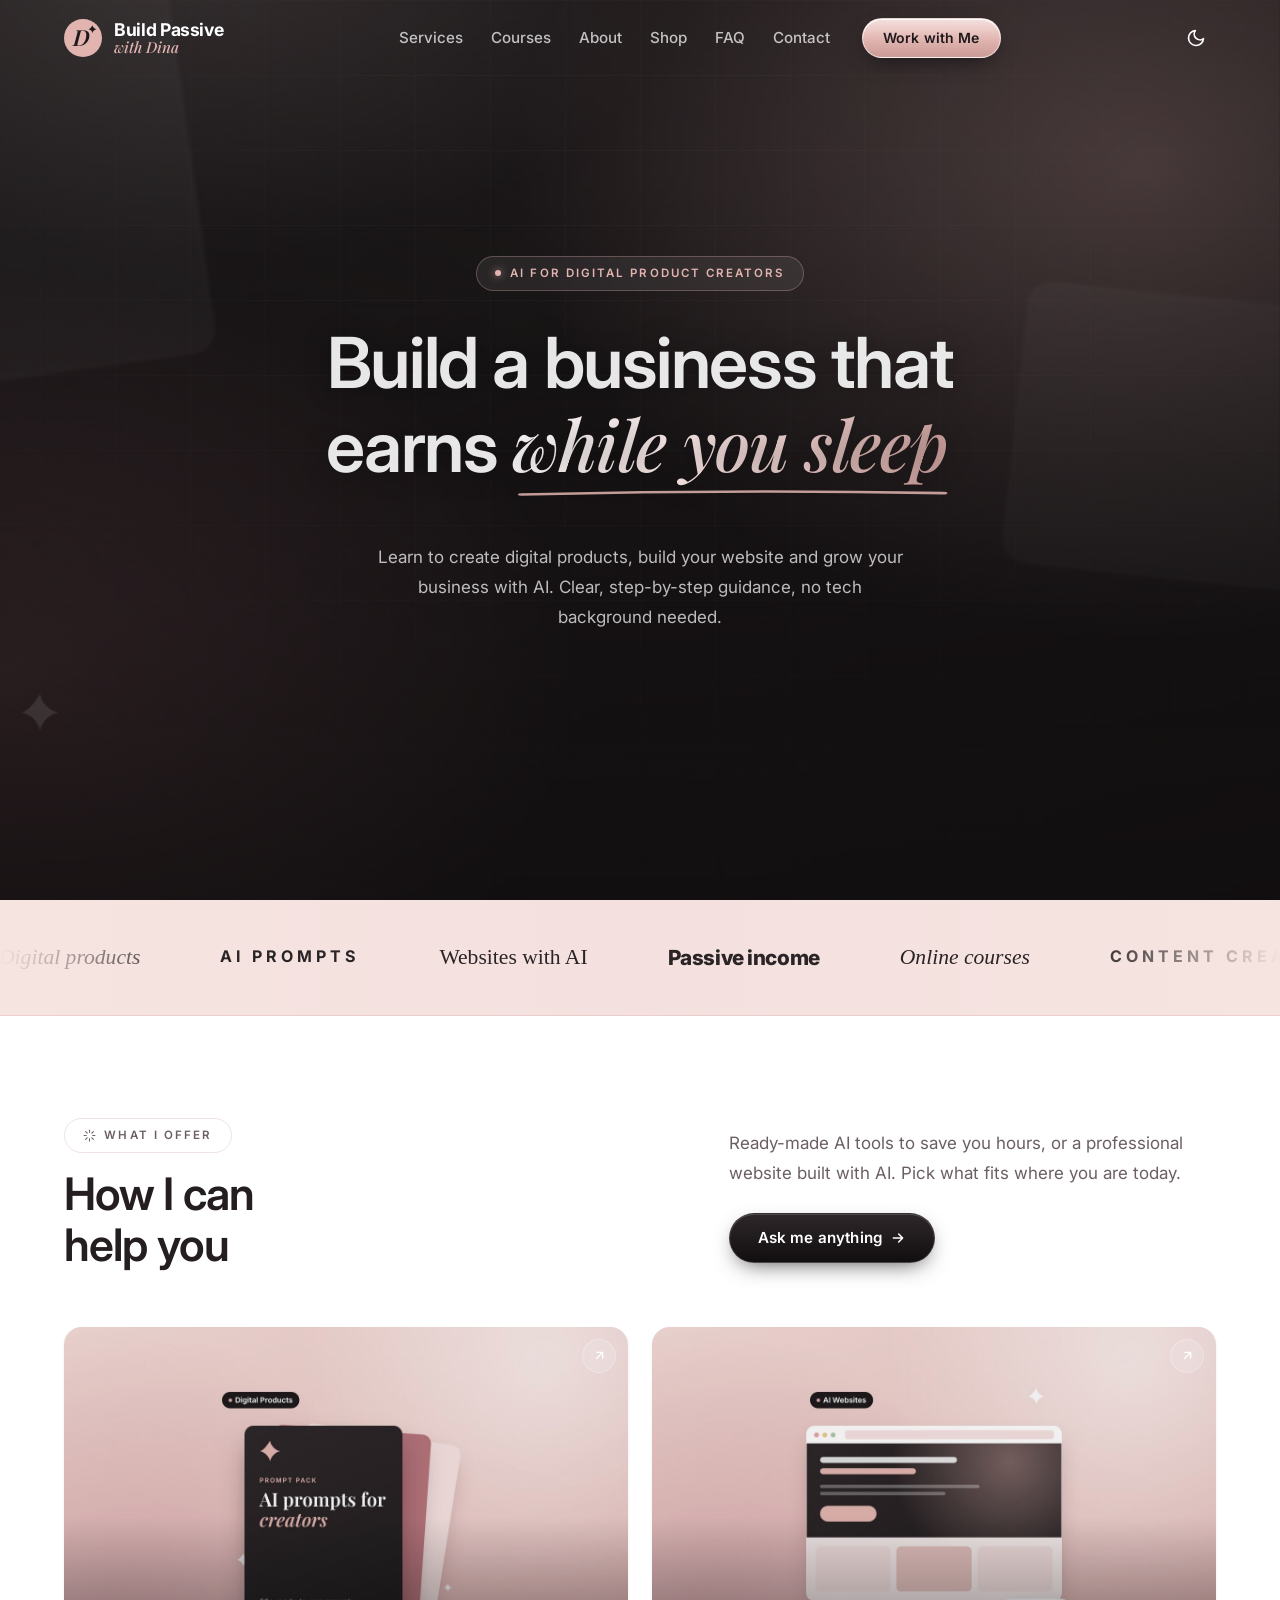
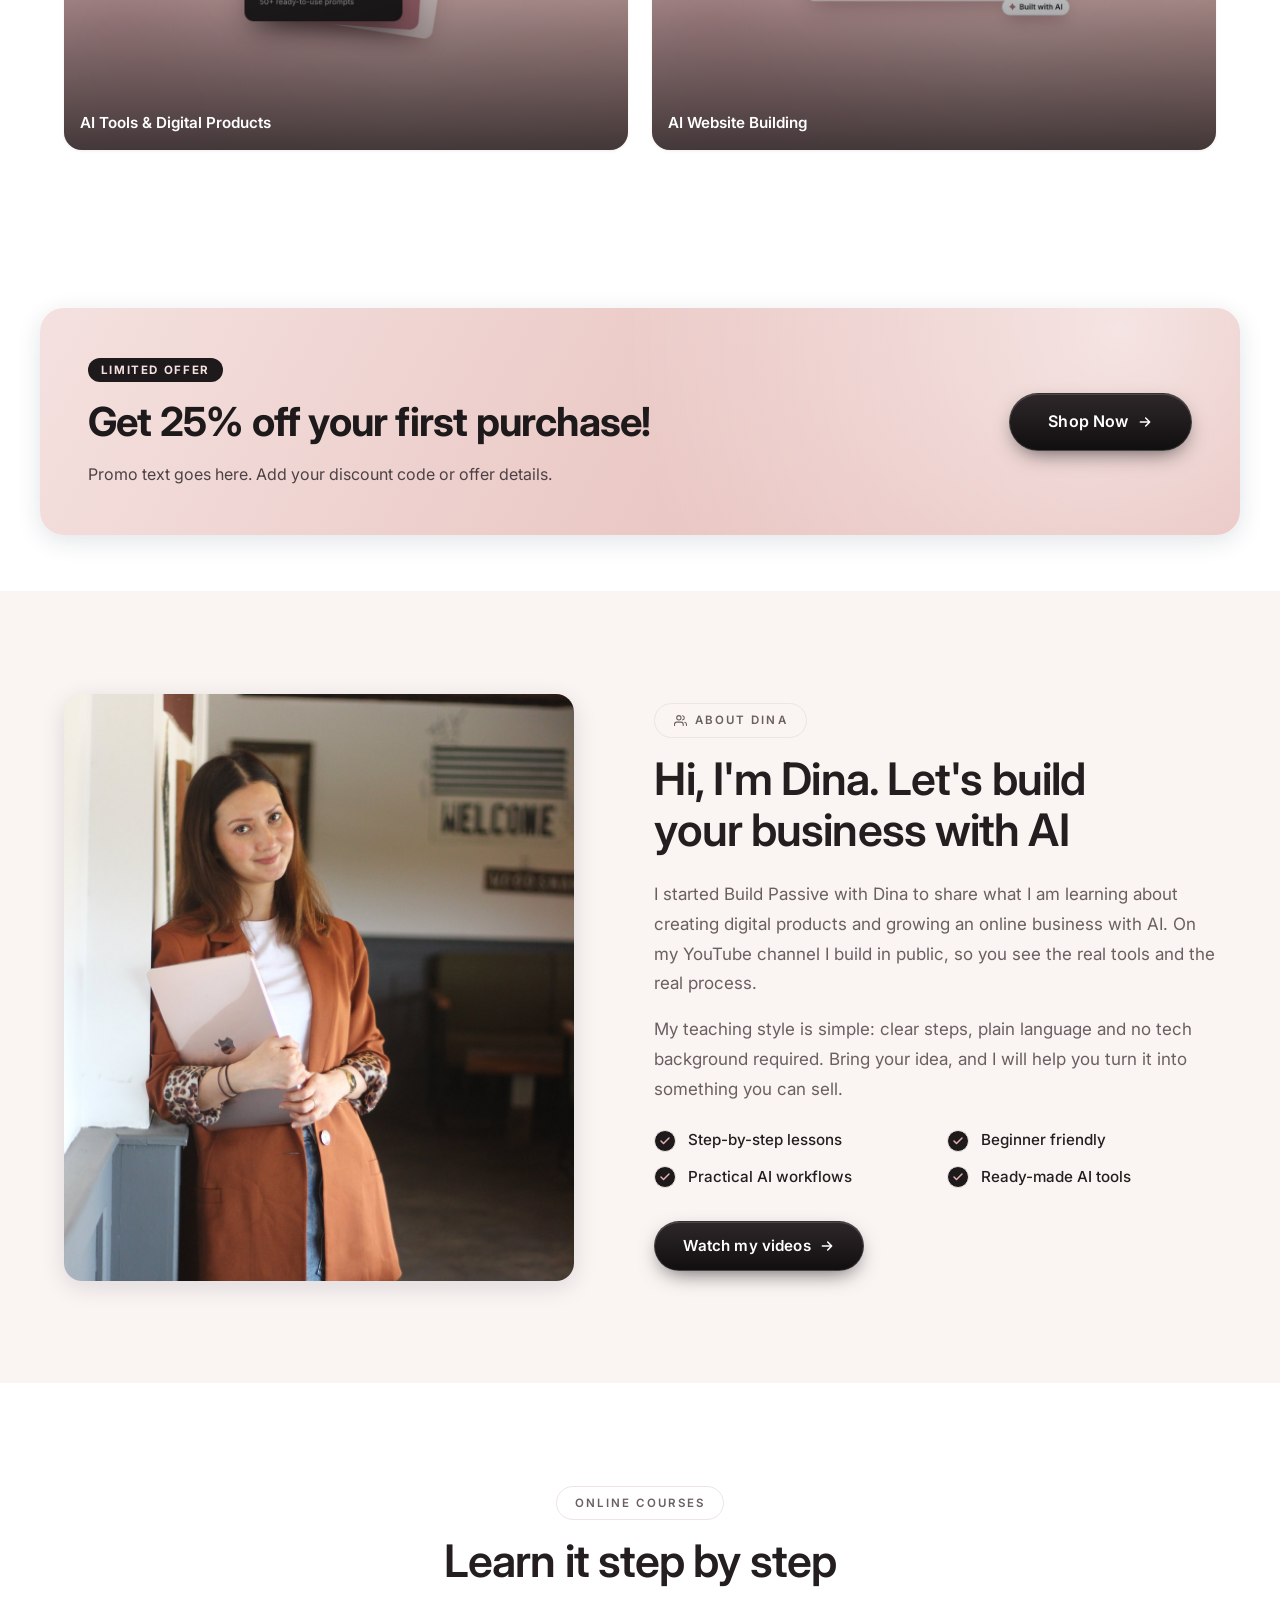
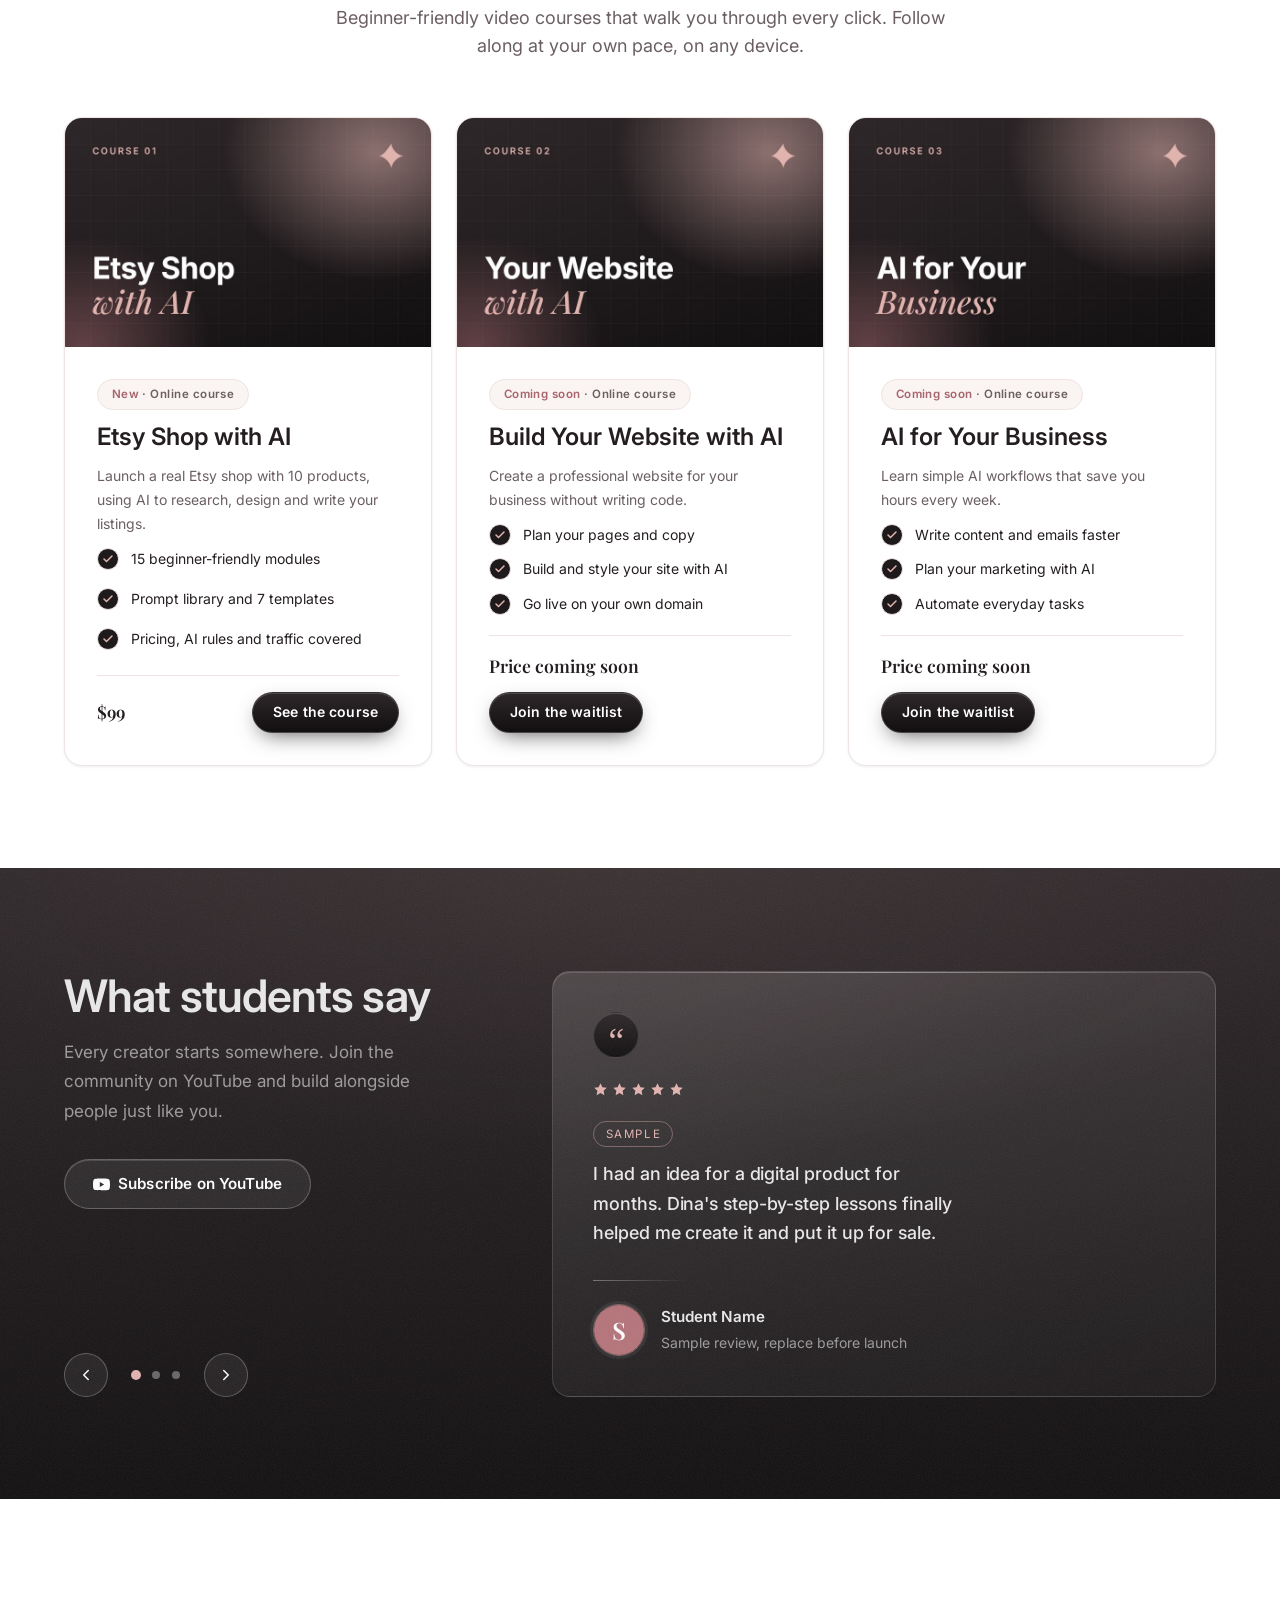
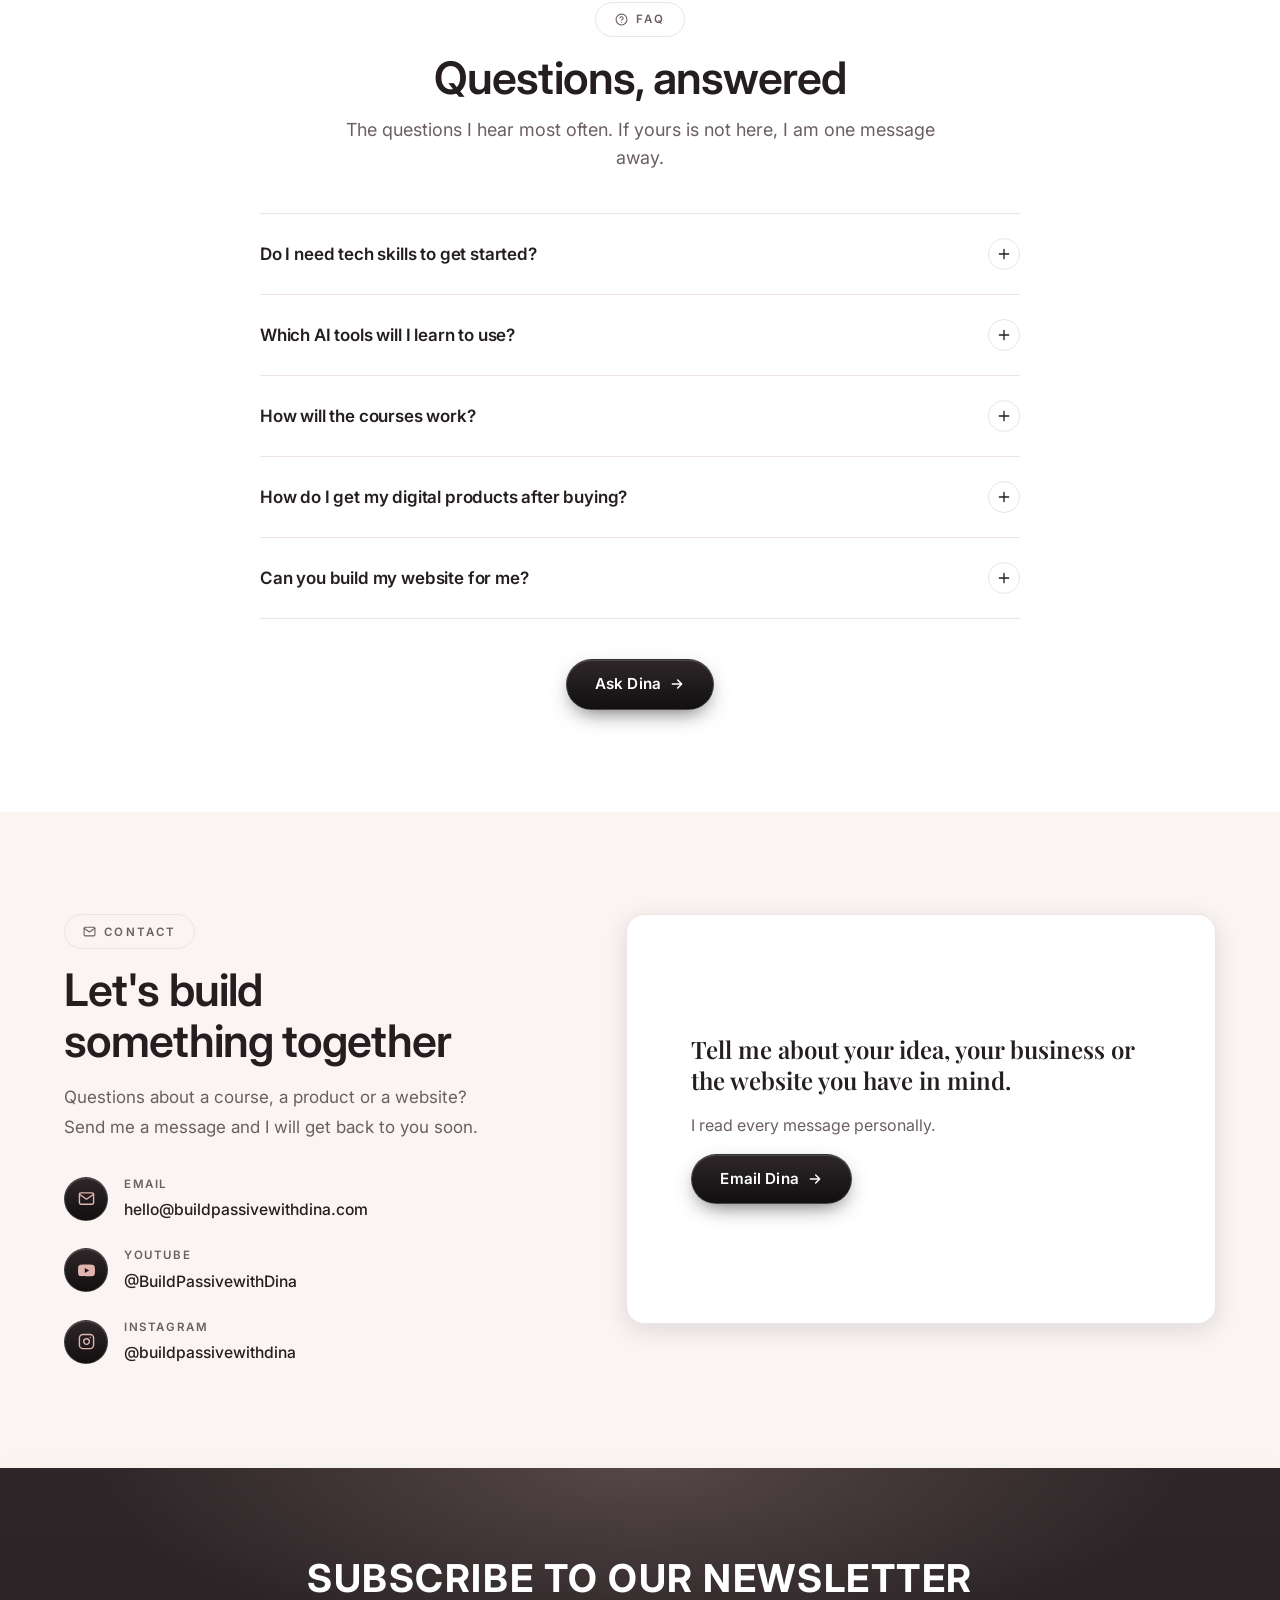
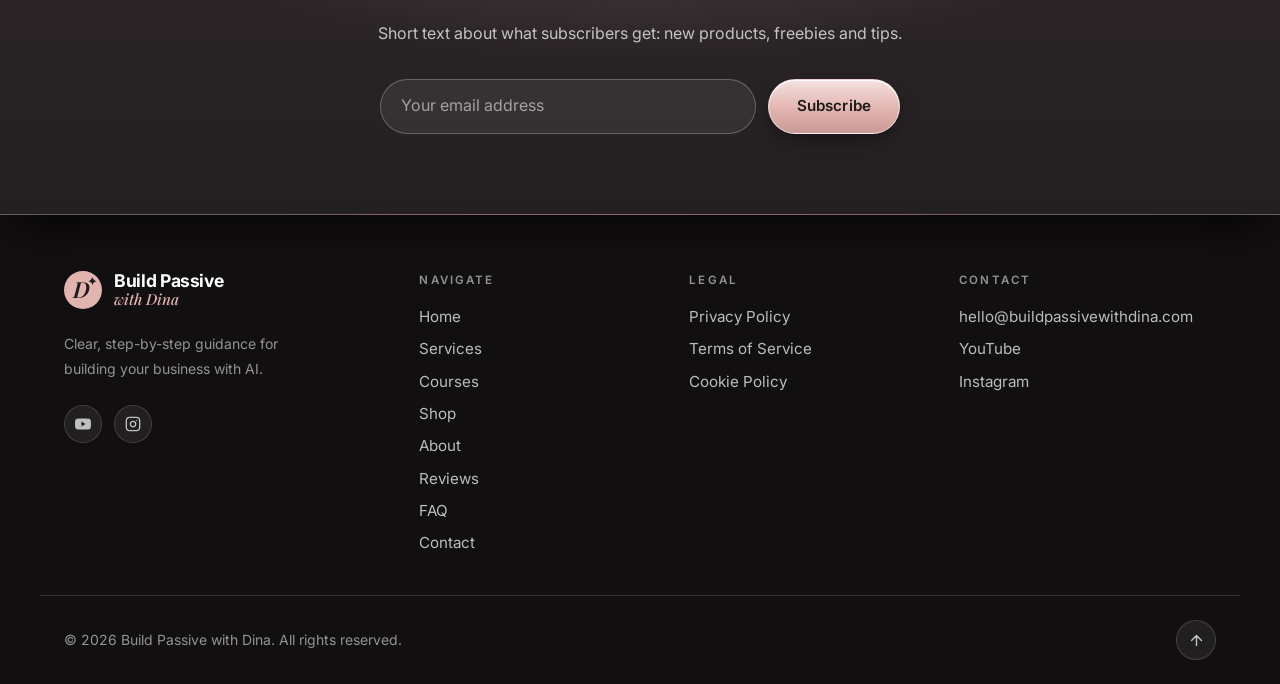
<file: index.html>
<!DOCTYPE html>
<html lang="en" data-theme="light">
<head>
  <meta charset="UTF-8">
  <meta name="viewport" content="width=device-width, initial-scale=1.0">
  <meta name="description" content="Learn to create digital products, build your website and grow your business with AI. Step-by-step courses, AI tools and websites from Dina.">
  <meta name="theme-color" content="#1e1a1c">
  <meta property="og:title" content="Build Passive with Dina">
  <meta property="og:description" content="Step-by-step guidance on using AI to create digital products, websites and passive income.">
  <meta property="og:image" content="assets/brand/profile-picture.png">
  <link rel="icon" type="image/png" href="assets/favicon.png">
  <link rel="apple-touch-icon" href="assets/apple-touch-icon.png">

  <!-- Apply the saved theme before first paint to avoid a light flash
       for dark-mode users. Kept inline on purpose. -->
  <script>
    (function () {
      try {
        var t = localStorage.getItem("site-theme");
        if (t) document.documentElement.setAttribute("data-theme", t);
        else if (window.matchMedia("(prefers-color-scheme: dark)").matches)
          document.documentElement.setAttribute("data-theme", "dark");
      } catch (e) {}
    })();
  </script>

  <!-- The hero photo is the largest contentful paint; fetch it early -->
  <link rel="preload" as="image" href="assets/hero.jpg" fetchpriority="high">
  <title>Build Passive with Dina | AI for Digital Product Creators</title>

  <!-- Fonts: Inter (all sans-serif). Swap the family in css/style.css → --font-base -->
  <link rel="preconnect" href="https://fonts.googleapis.com">
  <link rel="preconnect" href="https://fonts.gstatic.com" crossorigin>
  <link href="https://fonts.googleapis.com/css2?family=Inter:wght@400;500;600;700;800&display=swap" rel="stylesheet">

  <link rel="preload" href="assets/fonts/playfair-display-500-italic.woff2" as="font" type="font/woff2" crossorigin>
  <link rel="stylesheet" href="css/style.css?v=20261020">
</head>
<body>

  <a class="skip-link" href="#main">Skip to content</a>

  <!-- ============================================================
       HEADER / NAVIGATION
       Sticky header. Gets .scrolled class via JS after 50px scroll.
  ============================================================ -->
  <header class="site-header" id="site-header">
    <div class="container header-inner">

      <a href="index.html" class="logo" aria-label="Build Passive with Dina, home">
        <svg class="logo-mark" viewBox="0 0 48 48" xmlns="http://www.w3.org/2000/svg" aria-hidden="true">
          <circle cx="24" cy="24" r="24"/>
          <text class="logo-mark-ink" x="22.5" y="33.5" text-anchor="middle" font-family="Playfair Display, Georgia, serif" font-style="italic" font-weight="600" font-size="28">D</text>
          <path class="logo-mark-ink" transform="translate(31 8) scale(.42)" d="M12 0c.6 5.6 6.4 11.4 12 12-5.6.6-11.4 6.4-12 12-.6-5.6-6.4-11.4-12-12C5.6 11.4 11.4.6 12 0z"/>
        </svg>
        <span class="logo-text">
          <span class="logo-text-main">Build Passive</span>
          <span class="logo-text-sub logo-accent">with Dina</span>
        </span>
      </a>

      <nav class="site-nav" id="site-nav" aria-label="Main navigation">
        <ul class="nav-list">
          <li><a href="#services" class="nav-link">Services</a></li>
          <li><a href="#courses" class="nav-link">Courses</a></li>
          <li><a href="#about" class="nav-link">About</a></li>
          <li><a href="shop.html" class="nav-link">Shop</a></li>
          <li><a href="#faq" class="nav-link">FAQ</a></li>
          <li><a href="#contact" class="nav-link">Contact</a></li>
        </ul>
        <a href="#contact" class="btn btn-primary btn-sm nav-cta">Work with Me</a>
      </nav>

      <div class="header-actions">
        <button class="theme-toggle" id="theme-toggle" aria-label="Toggle dark mode">
          <!-- Sun icon (shown in dark mode) -->
          <svg class="icon-sun" xmlns="http://www.w3.org/2000/svg" width="20" height="20" viewBox="0 0 24 24" fill="none" stroke="currentColor" stroke-width="2" stroke-linecap="round" stroke-linejoin="round" aria-hidden="true">
            <circle cx="12" cy="12" r="4"/><path d="M12 2v2M12 20v2M4.93 4.93l1.41 1.41M17.66 17.66l1.41 1.41M2 12h2M20 12h2M6.34 17.66l-1.41 1.41M19.07 4.93l-1.41 1.41"/>
          </svg>
          <!-- Moon icon (shown in light mode) -->
          <svg class="icon-moon" xmlns="http://www.w3.org/2000/svg" width="20" height="20" viewBox="0 0 24 24" fill="none" stroke="currentColor" stroke-width="2" stroke-linecap="round" stroke-linejoin="round" aria-hidden="true">
            <path d="M21 12.79A9 9 0 1 1 11.21 3 7 7 0 0 0 21 12.79z"/>
          </svg>
        </button>

        <button class="nav-toggle" id="nav-toggle" aria-label="Open menu" aria-expanded="false" aria-controls="site-nav">
          <span class="nav-toggle-bar"></span>
          <span class="nav-toggle-bar"></span>
          <span class="nav-toggle-bar"></span>
        </button>
      </div>

    </div>
  </header>

  <main id="main" tabindex="-1">

    <!-- ============================================================
         HERO — full-background image with dark overlay
         To use a photo: set --hero-image in css/style.css, e.g.
         --hero-image: url("../assets/hero.jpg");
         A layered gradient is used as the default placeholder.
    ============================================================ -->
    <section class="hero" id="hero">
      <div class="hero-overlay" aria-hidden="true"></div>

      <div class="container hero-content">
        <p class="hero-eyebrow animate-on-load" style="--delay: 0">AI for digital product creators</p>

        <h1 class="hero-title animate-on-load" style="--delay: 1">
          Build a business that earns <span class="hero-title-accent">while you sleep</span>
        </h1>

        <p class="hero-subtitle animate-on-load" style="--delay: 2">
          Learn to create digital products, build your website and grow your
          business with AI. Clear, step-by-step guidance, no tech background needed.
        </p>
      </div>
    </section>

    <!-- ============================================================
         LOGO MARQUEE — infinite "trusted by" strip.
         Wordmarks are styled text placeholders; swap per project.
         The second group is a clone that keeps the loop seamless.
    ============================================================ -->
    <section class="logos logos-home" aria-label="Topics">
      <div class="marquee">
        <div class="marquee-track">
          <ul class="marquee-group">
            <li class="marquee-item wm-serif-italic">Digital products</li>
            <li class="marquee-item wm-caps">AI prompts</li>
            <li class="marquee-item wm-serif">Websites with AI</li>
            <li class="marquee-item wm-bold">Passive income</li>
            <li class="marquee-item wm-serif-italic">Online courses</li>
            <li class="marquee-item wm-caps">Content creation</li>
          </ul>
          <ul class="marquee-group" aria-hidden="true">
            <li class="marquee-item wm-serif-italic">Digital products</li>
            <li class="marquee-item wm-caps">AI prompts</li>
            <li class="marquee-item wm-serif">Websites with AI</li>
            <li class="marquee-item wm-bold">Passive income</li>
            <li class="marquee-item wm-serif-italic">Online courses</li>
            <li class="marquee-item wm-caps">Content creation</li>
          </ul>
        </div>
      </div>
    </section>

    <!-- ============================================================
         SERVICES — split header + image card grid
    ============================================================ -->
    <section class="section services" id="services">
      <div class="container">

        <div class="services-header">
          <div class="services-header-main animate-on-scroll">
            <span class="section-eyebrow">
              <svg xmlns="http://www.w3.org/2000/svg" width="13" height="13" viewBox="0 0 24 24" fill="none" stroke="currentColor" stroke-width="2" stroke-linecap="round" stroke-linejoin="round" aria-hidden="true">
                <path d="M12 2v4M12 18v4M4.93 4.93l2.83 2.83M16.24 16.24l2.83 2.83M2 12h4M18 12h4M4.93 19.07l2.83-2.83M16.24 7.76l2.83-2.83"/>
              </svg>
              What I Offer
            </span>
            <h2 class="section-title align-left">How I can<br>help you</h2>
          </div>
          <div class="services-header-side animate-on-scroll">
            <p class="services-header-text">
              Ready-made AI tools to save you hours, or a professional website
              built with AI. Pick what fits where you are today.
            </p>
            <a href="#contact" class="btn btn-dark">
              Ask me anything
              <svg class="btn-arrow" xmlns="http://www.w3.org/2000/svg" width="16" height="16" viewBox="0 0 24 24" fill="none" stroke="currentColor" stroke-width="2.25" stroke-linecap="round" stroke-linejoin="round" aria-hidden="true">
                <path d="M5 12h14M13 6l6 6-6 6"/>
              </svg>
            </a>
          </div>
        </div>

        <div class="services-grid services-grid-2">

          <a href="shop.html" class="service-card animate-on-scroll">
            <img src="assets/services/products-wide.jpg" alt="AI tools and prompt packs for creators" loading="lazy" decoding="async">
            <span class="service-card-arrow" aria-hidden="true">
              <svg xmlns="http://www.w3.org/2000/svg" width="15" height="15" viewBox="0 0 24 24" fill="none" stroke="currentColor" stroke-width="2.25" stroke-linecap="round" stroke-linejoin="round"><path d="M7 17 17 7M8 7h9v9"/></svg>
            </span>
            <span class="service-card-label">AI Tools &amp; Digital Products</span>
          </a>

          <a href="ai-websites.html" class="service-card animate-on-scroll">
            <img src="assets/services/websites-wide.jpg" alt="A professional website built with AI" loading="lazy" decoding="async">
            <span class="service-card-arrow" aria-hidden="true">
              <svg xmlns="http://www.w3.org/2000/svg" width="15" height="15" viewBox="0 0 24 24" fill="none" stroke="currentColor" stroke-width="2.25" stroke-linecap="round" stroke-linejoin="round"><path d="M7 17 17 7M8 7h9v9"/></svg>
            </span>
            <span class="service-card-label">AI Website Building</span>
          </a>
        </div>

      </div>
    </section>

    <!-- ============================================================
         ABOUT — split media + content
    ============================================================ -->
    <!-- PROMO BANNER: placeholder offer, update the text before launch -->
    <section class="st-promo">
      <div class="container st-promo-inner animate-on-scroll">
        <div>
          <span class="st-promo-tag">Limited offer</span>
          <h2>Get 25% off your first purchase!</h2>
          <p>Promo text goes here. Add your discount code or offer details.</p>
        </div>
        <a href="shop.html" class="btn btn-dark btn-lg">Shop Now <svg class="btn-arrow" xmlns="http://www.w3.org/2000/svg" width="16" height="16" viewBox="0 0 24 24" fill="none" stroke="currentColor" stroke-width="2.25" stroke-linecap="round" stroke-linejoin="round" aria-hidden="true"><path d="M5 12h14M13 6l6 6-6 6"/></svg></a>
      </div>
    </section>

    <section class="section about" id="about">
      <div class="container">
        <div class="about-grid">

          <div class="about-media animate-on-scroll">
            <img src="assets/about.jpg" alt="Dina, founder of Build Passive with Dina, holding her laptop" loading="lazy" decoding="async">
          </div>

          <div class="about-content animate-on-scroll">
            <span class="section-eyebrow">
              <svg xmlns="http://www.w3.org/2000/svg" width="13" height="13" viewBox="0 0 24 24" fill="none" stroke="currentColor" stroke-width="2" stroke-linecap="round" stroke-linejoin="round" aria-hidden="true">
                <path d="M17 21v-2a4 4 0 0 0-4-4H5a4 4 0 0 0-4 4v2"/><circle cx="9" cy="7" r="4"/><path d="M23 21v-2a4 4 0 0 0-3-3.87M16 3.13a4 4 0 0 1 0 7.75"/>
              </svg>
              About Dina
            </span>
            <h2 class="section-title align-left">Hi, I'm Dina. Let's build your business with AI</h2>
            <p class="about-text">
              I started Build Passive with Dina to share what I am learning about
              creating digital products and growing an online business with AI.
              On my YouTube channel I build in public, so you see the real tools
              and the real process.
            </p>
            <p class="about-text">
              My teaching style is simple: clear steps, plain language and no tech
              background required. Bring your idea, and I will help you turn it
              into something you can sell.
            </p>
            <ul class="about-list">
              <li>
                <span class="about-check" aria-hidden="true">
                  <svg xmlns="http://www.w3.org/2000/svg" width="12" height="12" viewBox="0 0 24 24" fill="none" stroke="currentColor" stroke-width="3" stroke-linecap="round" stroke-linejoin="round"><path d="M20 6 9 17l-5-5"/></svg>
                </span>
                Step-by-step lessons
              </li>
              <li>
                <span class="about-check" aria-hidden="true">
                  <svg xmlns="http://www.w3.org/2000/svg" width="12" height="12" viewBox="0 0 24 24" fill="none" stroke="currentColor" stroke-width="3" stroke-linecap="round" stroke-linejoin="round"><path d="M20 6 9 17l-5-5"/></svg>
                </span>
                Beginner friendly
              </li>
              <li>
                <span class="about-check" aria-hidden="true">
                  <svg xmlns="http://www.w3.org/2000/svg" width="12" height="12" viewBox="0 0 24 24" fill="none" stroke="currentColor" stroke-width="3" stroke-linecap="round" stroke-linejoin="round"><path d="M20 6 9 17l-5-5"/></svg>
                </span>
                Practical AI workflows
              </li>
              <li>
                <span class="about-check" aria-hidden="true">
                  <svg xmlns="http://www.w3.org/2000/svg" width="12" height="12" viewBox="0 0 24 24" fill="none" stroke="currentColor" stroke-width="3" stroke-linecap="round" stroke-linejoin="round"><path d="M20 6 9 17l-5-5"/></svg>
                </span>
                Ready-made AI tools
              </li>
            </ul>
            <a href="https://www.youtube.com/@BuildPassivewithDina" target="_blank" rel="noopener" class="btn btn-dark">
              Watch my videos
              <svg class="btn-arrow" xmlns="http://www.w3.org/2000/svg" width="16" height="16" viewBox="0 0 24 24" fill="none" stroke="currentColor" stroke-width="2.25" stroke-linecap="round" stroke-linejoin="round" aria-hidden="true">
                <path d="M5 12h14M13 6l6 6-6 6"/>
              </svg>
            </a>
          </div>

        </div>
      </div>
    </section>


    <!-- ============================================================
         COURSES: step-by-step online courses (placeholders)
    ============================================================ -->
    <section class="section courses" id="courses">
      <div class="container">
        <div class="section-head animate-on-scroll">
          <span class="section-eyebrow">Online Courses</span>
          <h2 class="section-title">Learn it step by step</h2>
          <p class="section-subtitle">Beginner-friendly video courses that walk you through every click. Follow along at your own pace, on any device.</p>
        </div>
        <div class="course-grid">
          <!-- COURSE 1: Etsy Shop with AI (sales page: etsy-shop-with-ai.html) -->
          <article class="course-card animate-on-scroll">
            <a href="etsy-shop-with-ai.html"><img src="assets/courses/course-etsy.jpg" alt="Etsy Shop with AI course cover" loading="lazy" decoding="async"></a>
            <div class="course-body">
              <span class="shop-pill"><span class="shop-pill-new">New</span> &middot; Online course</span>
              <h3>Etsy Shop with AI</h3>
              <p>Launch a real Etsy shop with 10 products, using AI to research, design and write your listings.</p>
              <ul class="shop-list"><li><span class="about-check" aria-hidden="true"><svg xmlns="http://www.w3.org/2000/svg" width="12" height="12" viewBox="0 0 24 24" fill="none" stroke="currentColor" stroke-width="3" stroke-linecap="round" stroke-linejoin="round"><path d="M20 6 9 17l-5-5"/></svg></span><span>15 beginner-friendly modules</span></li><li><span class="about-check" aria-hidden="true"><svg xmlns="http://www.w3.org/2000/svg" width="12" height="12" viewBox="0 0 24 24" fill="none" stroke="currentColor" stroke-width="3" stroke-linecap="round" stroke-linejoin="round"><path d="M20 6 9 17l-5-5"/></svg></span><span>Prompt library and 7 templates</span></li><li><span class="about-check" aria-hidden="true"><svg xmlns="http://www.w3.org/2000/svg" width="12" height="12" viewBox="0 0 24 24" fill="none" stroke="currentColor" stroke-width="3" stroke-linecap="round" stroke-linejoin="round"><path d="M20 6 9 17l-5-5"/></svg></span><span>Pricing, AI rules and traffic covered</span></li></ul>
              <div class="course-foot">
                <span class="shop-price">$99</span>
                <a href="etsy-shop-with-ai.html" class="btn btn-dark btn-sm">See the course</a>
              </div>
            </div>
          </article>
          <!-- PLACEHOLDER COURSE: when this course is ready, set the price and
               point the button to its ThriveCart link -->
          <article class="course-card animate-on-scroll">
            <img src="assets/courses/course-website.jpg" alt="Build Your Website with AI course cover" loading="lazy" decoding="async">
            <div class="course-body">
              <span class="shop-pill"><span class="shop-pill-new">Coming soon</span> &middot; Online course</span>
              <h3>Build Your Website with AI</h3>
              <p>Create a professional website for your business without writing code.</p>
              <ul class="shop-list"><li><span class="about-check" aria-hidden="true"><svg xmlns="http://www.w3.org/2000/svg" width="12" height="12" viewBox="0 0 24 24" fill="none" stroke="currentColor" stroke-width="3" stroke-linecap="round" stroke-linejoin="round"><path d="M20 6 9 17l-5-5"/></svg></span><span>Plan your pages and copy</span></li><li><span class="about-check" aria-hidden="true"><svg xmlns="http://www.w3.org/2000/svg" width="12" height="12" viewBox="0 0 24 24" fill="none" stroke="currentColor" stroke-width="3" stroke-linecap="round" stroke-linejoin="round"><path d="M20 6 9 17l-5-5"/></svg></span><span>Build and style your site with AI</span></li><li><span class="about-check" aria-hidden="true"><svg xmlns="http://www.w3.org/2000/svg" width="12" height="12" viewBox="0 0 24 24" fill="none" stroke="currentColor" stroke-width="3" stroke-linecap="round" stroke-linejoin="round"><path d="M20 6 9 17l-5-5"/></svg></span><span>Go live on your own domain</span></li></ul>
              <div class="course-foot">
                <span class="shop-price">Price coming soon</span>
                <a href="mailto:hello@buildpassivewithdina.com?subject=Course%20waitlist:%20Build%20Your%20Website%20with%20AI" class="btn btn-dark btn-sm">Join the waitlist</a>
              </div>
            </div>
          </article>
          <!-- PLACEHOLDER COURSE: when this course is ready, set the price and
               point the button to its ThriveCart link -->
          <article class="course-card animate-on-scroll">
            <img src="assets/courses/course-business.jpg" alt="AI for Your Business course cover" loading="lazy" decoding="async">
            <div class="course-body">
              <span class="shop-pill"><span class="shop-pill-new">Coming soon</span> &middot; Online course</span>
              <h3>AI for Your Business</h3>
              <p>Learn simple AI workflows that save you hours every week.</p>
              <ul class="shop-list"><li><span class="about-check" aria-hidden="true"><svg xmlns="http://www.w3.org/2000/svg" width="12" height="12" viewBox="0 0 24 24" fill="none" stroke="currentColor" stroke-width="3" stroke-linecap="round" stroke-linejoin="round"><path d="M20 6 9 17l-5-5"/></svg></span><span>Write content and emails faster</span></li><li><span class="about-check" aria-hidden="true"><svg xmlns="http://www.w3.org/2000/svg" width="12" height="12" viewBox="0 0 24 24" fill="none" stroke="currentColor" stroke-width="3" stroke-linecap="round" stroke-linejoin="round"><path d="M20 6 9 17l-5-5"/></svg></span><span>Plan your marketing with AI</span></li><li><span class="about-check" aria-hidden="true"><svg xmlns="http://www.w3.org/2000/svg" width="12" height="12" viewBox="0 0 24 24" fill="none" stroke="currentColor" stroke-width="3" stroke-linecap="round" stroke-linejoin="round"><path d="M20 6 9 17l-5-5"/></svg></span><span>Automate everyday tasks</span></li></ul>
              <div class="course-foot">
                <span class="shop-price">Price coming soon</span>
                <a href="mailto:hello@buildpassivewithdina.com?subject=Course%20waitlist:%20AI%20for%20Your%20Business" class="btn btn-dark btn-sm">Join the waitlist</a>
              </div>
            </div>
          </article>
        </div>
      </div>
    </section>

    <!-- ============================================================
         REVIEWS — full-width testimonial slider
         Reusable slider: .slider > .slider-track > slides.
         JS (main.js) wires arrows, dots, swipe and autoplay.
    ============================================================ -->
    <section class="section reviews grain" id="reviews">
      <div class="container reviews-layout slider animate-on-scroll" id="reviews-slider" aria-roledescription="carousel" aria-label="Student reviews">
        <div class="reviews-side">
          <h2 class="section-title align-left">What students say</h2>
          <p class="reviews-side-text">
            Every creator starts somewhere. Join the community on YouTube
            and build alongside people just like you.
          </p>
          <a href="https://www.youtube.com/@BuildPassivewithDina" target="_blank" rel="noopener" class="btn btn-glass reviews-google-btn">
            <svg xmlns="http://www.w3.org/2000/svg" width="17" height="17" viewBox="0 0 24 24" fill="currentColor" aria-hidden="true"><path d="M23.5 6.2a3 3 0 0 0-2.1-2.1C19.5 3.6 12 3.6 12 3.6s-7.5 0-9.4.5A3 3 0 0 0 .5 6.2 31 31 0 0 0 0 12a31 31 0 0 0 .5 5.8 3 3 0 0 0 2.1 2.1c1.9.5 9.4.5 9.4.5s7.5 0 9.4-.5a3 3 0 0 0 2.1-2.1A31 31 0 0 0 24 12a31 31 0 0 0-.5-5.8zM9.6 15.6V8.4l6.2 3.6-6.2 3.6z"/></svg>
            Subscribe on YouTube
          </a>
        </div>

        <div class="slider-viewport">
          <div class="slider-track">

            <figure class="review-slide">
              <div class="review-stars" aria-label="Rated 5 out of 5">
                <svg xmlns="http://www.w3.org/2000/svg" width="15" height="15" viewBox="0 0 24 24" fill="currentColor" aria-hidden="true"><path d="m12 2 3.09 6.26L22 9.27l-5 4.87 1.18 6.88L12 17.77l-6.18 3.25L7 14.14 2 9.27l6.91-1.01z"/></svg>
                <svg xmlns="http://www.w3.org/2000/svg" width="15" height="15" viewBox="0 0 24 24" fill="currentColor" aria-hidden="true"><path d="m12 2 3.09 6.26L22 9.27l-5 4.87 1.18 6.88L12 17.77l-6.18 3.25L7 14.14 2 9.27l6.91-1.01z"/></svg>
                <svg xmlns="http://www.w3.org/2000/svg" width="15" height="15" viewBox="0 0 24 24" fill="currentColor" aria-hidden="true"><path d="m12 2 3.09 6.26L22 9.27l-5 4.87 1.18 6.88L12 17.77l-6.18 3.25L7 14.14 2 9.27l6.91-1.01z"/></svg>
                <svg xmlns="http://www.w3.org/2000/svg" width="15" height="15" viewBox="0 0 24 24" fill="currentColor" aria-hidden="true"><path d="m12 2 3.09 6.26L22 9.27l-5 4.87 1.18 6.88L12 17.77l-6.18 3.25L7 14.14 2 9.27l6.91-1.01z"/></svg>
                <svg xmlns="http://www.w3.org/2000/svg" width="15" height="15" viewBox="0 0 24 24" fill="currentColor" aria-hidden="true"><path d="m12 2 3.09 6.26L22 9.27l-5 4.87 1.18 6.88L12 17.77l-6.18 3.25L7 14.14 2 9.27l6.91-1.01z"/></svg>
              </div>
              <!-- PLACEHOLDER: replace with a real review -->
              <span class="review-sample-tag">Sample</span>
              <blockquote class="review-quote">
                I had an idea for a digital product for months. Dina's step-by-step
                lessons finally helped me create it and put it up for sale.
              </blockquote>
              <figcaption class="review-author">
                <img src="assets/avatar-1.jpg" alt="" loading="lazy" decoding="async">
                <span class="review-name">Student Name</span>
                <span class="review-role">Sample review, replace before launch</span>
              </figcaption>
            </figure>

            <figure class="review-slide">
              <div class="review-stars" aria-label="Rated 5 out of 5">
                <svg xmlns="http://www.w3.org/2000/svg" width="15" height="15" viewBox="0 0 24 24" fill="currentColor" aria-hidden="true"><path d="m12 2 3.09 6.26L22 9.27l-5 4.87 1.18 6.88L12 17.77l-6.18 3.25L7 14.14 2 9.27l6.91-1.01z"/></svg>
                <svg xmlns="http://www.w3.org/2000/svg" width="15" height="15" viewBox="0 0 24 24" fill="currentColor" aria-hidden="true"><path d="m12 2 3.09 6.26L22 9.27l-5 4.87 1.18 6.88L12 17.77l-6.18 3.25L7 14.14 2 9.27l6.91-1.01z"/></svg>
                <svg xmlns="http://www.w3.org/2000/svg" width="15" height="15" viewBox="0 0 24 24" fill="currentColor" aria-hidden="true"><path d="m12 2 3.09 6.26L22 9.27l-5 4.87 1.18 6.88L12 17.77l-6.18 3.25L7 14.14 2 9.27l6.91-1.01z"/></svg>
                <svg xmlns="http://www.w3.org/2000/svg" width="15" height="15" viewBox="0 0 24 24" fill="currentColor" aria-hidden="true"><path d="m12 2 3.09 6.26L22 9.27l-5 4.87 1.18 6.88L12 17.77l-6.18 3.25L7 14.14 2 9.27l6.91-1.01z"/></svg>
                <svg xmlns="http://www.w3.org/2000/svg" width="15" height="15" viewBox="0 0 24 24" fill="currentColor" aria-hidden="true"><path d="m12 2 3.09 6.26L22 9.27l-5 4.87 1.18 6.88L12 17.77l-6.18 3.25L7 14.14 2 9.27l6.91-1.01z"/></svg>
              </div>
              <!-- PLACEHOLDER: replace with a real review -->
              <span class="review-sample-tag">Sample</span>
              <blockquote class="review-quote">
                I was nervous about using AI, but everything was explained so clearly.
                I now use it every day in my business.
              </blockquote>
              <figcaption class="review-author">
                <img src="assets/avatar-2.jpg" alt="" loading="lazy" decoding="async">
                <span class="review-name">Student Name</span>
                <span class="review-role">Sample review, replace before launch</span>
              </figcaption>
            </figure>

            <figure class="review-slide">
              <div class="review-stars" aria-label="Rated 5 out of 5">
                <svg xmlns="http://www.w3.org/2000/svg" width="15" height="15" viewBox="0 0 24 24" fill="currentColor" aria-hidden="true"><path d="m12 2 3.09 6.26L22 9.27l-5 4.87 1.18 6.88L12 17.77l-6.18 3.25L7 14.14 2 9.27l6.91-1.01z"/></svg>
                <svg xmlns="http://www.w3.org/2000/svg" width="15" height="15" viewBox="0 0 24 24" fill="currentColor" aria-hidden="true"><path d="m12 2 3.09 6.26L22 9.27l-5 4.87 1.18 6.88L12 17.77l-6.18 3.25L7 14.14 2 9.27l6.91-1.01z"/></svg>
                <svg xmlns="http://www.w3.org/2000/svg" width="15" height="15" viewBox="0 0 24 24" fill="currentColor" aria-hidden="true"><path d="m12 2 3.09 6.26L22 9.27l-5 4.87 1.18 6.88L12 17.77l-6.18 3.25L7 14.14 2 9.27l6.91-1.01z"/></svg>
                <svg xmlns="http://www.w3.org/2000/svg" width="15" height="15" viewBox="0 0 24 24" fill="currentColor" aria-hidden="true"><path d="m12 2 3.09 6.26L22 9.27l-5 4.87 1.18 6.88L12 17.77l-6.18 3.25L7 14.14 2 9.27l6.91-1.01z"/></svg>
                <svg xmlns="http://www.w3.org/2000/svg" width="15" height="15" viewBox="0 0 24 24" fill="currentColor" aria-hidden="true"><path d="m12 2 3.09 6.26L22 9.27l-5 4.87 1.18 6.88L12 17.77l-6.18 3.25L7 14.14 2 9.27l6.91-1.01z"/></svg>
              </div>
              <!-- PLACEHOLDER: replace with a real review -->
              <span class="review-sample-tag">Sample</span>
              <blockquote class="review-quote">
                Dina helped me build a website I am proud to share. It looks
                professional and it only took a weekend.
              </blockquote>
              <figcaption class="review-author">
                <img src="assets/avatar-3.jpg" alt="" loading="lazy" decoding="async">
                <span class="review-name">Student Name</span>
                <span class="review-role">Sample review, replace before launch</span>
              </figcaption>
            </figure>

          </div>
        </div>

        <div class="slider-controls">
          <button class="slider-btn" data-dir="-1" aria-label="Previous review">
            <svg xmlns="http://www.w3.org/2000/svg" width="18" height="18" viewBox="0 0 24 24" fill="none" stroke="currentColor" stroke-width="2" stroke-linecap="round" stroke-linejoin="round" aria-hidden="true"><path d="m15 18-6-6 6-6"/></svg>
          </button>
          <div class="slider-dots" role="tablist" aria-label="Choose review"></div>
          <button class="slider-btn" data-dir="1" aria-label="Next review">
            <svg xmlns="http://www.w3.org/2000/svg" width="18" height="18" viewBox="0 0 24 24" fill="none" stroke="currentColor" stroke-width="2" stroke-linecap="round" stroke-linejoin="round" aria-hidden="true"><path d="m9 18 6-6-6-6"/></svg>
          </button>
        </div>
      </div>
    </section>

    <!-- ============================================================
         FAQ — split header + accordion
    ============================================================ -->
    <section class="section faq" id="faq">
      <div class="container">

        <div class="faq-header animate-on-scroll">
          <span class="section-eyebrow">
            <svg xmlns="http://www.w3.org/2000/svg" width="13" height="13" viewBox="0 0 24 24" fill="none" stroke="currentColor" stroke-width="2" stroke-linecap="round" stroke-linejoin="round" aria-hidden="true">
              <circle cx="12" cy="12" r="10"/><path d="M9.09 9a3 3 0 0 1 5.83 1c0 2-3 3-3 3"/><path d="M12 17h.01"/>
            </svg>
            FAQ
          </span>
          <h2 class="section-title">Questions, answered</h2>
          <p class="section-subtitle">
            The questions I hear most often. If yours is not here,
            I am one message away.
          </p>
        </div>

        <div class="faq-list animate-on-scroll">
          <div class="faq-item">
            <h3 class="faq-heading">
              <button class="faq-question" aria-expanded="false" aria-controls="faq-panel-1">
                Do I need tech skills to get started?
                <span class="faq-icon" aria-hidden="true">
                  <svg xmlns="http://www.w3.org/2000/svg" width="16" height="16" viewBox="0 0 24 24" fill="none" stroke="currentColor" stroke-width="2" stroke-linecap="round" stroke-linejoin="round"><path d="M12 5v14M5 12h14"/></svg>
                </span>
              </button>
            </h3>
            <div class="faq-answer" id="faq-panel-1">
              <div class="faq-answer-inner">
                <p>No. Everything is explained step by step, from your first AI prompt to publishing your product. If you can use email and a web browser, you can follow along.</p>
              </div>
            </div>
          </div>

          <div class="faq-item">
            <h3 class="faq-heading">
              <button class="faq-question" aria-expanded="false" aria-controls="faq-panel-2">
                Which AI tools will I learn to use?
                <span class="faq-icon" aria-hidden="true">
                  <svg xmlns="http://www.w3.org/2000/svg" width="16" height="16" viewBox="0 0 24 24" fill="none" stroke="currentColor" stroke-width="2" stroke-linecap="round" stroke-linejoin="round"><path d="M12 5v14M5 12h14"/></svg>
                </span>
              </button>
            </h3>
            <div class="faq-answer" id="faq-panel-2">
              <div class="faq-answer-inner">
                <p>I teach beginner-friendly AI tools for writing, design and website building, and show exactly how I use them in my own business. You learn workflows you can repeat, not just tool names.</p>
              </div>
            </div>
          </div>

          <div class="faq-item">
            <h3 class="faq-heading">
              <button class="faq-question" aria-expanded="false" aria-controls="faq-panel-3">
                How will the courses work?
                <span class="faq-icon" aria-hidden="true">
                  <svg xmlns="http://www.w3.org/2000/svg" width="16" height="16" viewBox="0 0 24 24" fill="none" stroke="currentColor" stroke-width="2" stroke-linecap="round" stroke-linejoin="round"><path d="M12 5v14M5 12h14"/></svg>
                </span>
              </button>
            </h3>
            <div class="faq-answer" id="faq-panel-3">
              <div class="faq-answer-inner">
                <p>Each course is a step-by-step video program you can follow at your own pace, on any device. The first courses are being created right now. Join the waitlist to hear first when they open.</p>
              </div>
            </div>
          </div>

          <div class="faq-item">
            <h3 class="faq-heading">
              <button class="faq-question" aria-expanded="false" aria-controls="faq-panel-4">
                How do I get my digital products after buying?
                <span class="faq-icon" aria-hidden="true">
                  <svg xmlns="http://www.w3.org/2000/svg" width="16" height="16" viewBox="0 0 24 24" fill="none" stroke="currentColor" stroke-width="2" stroke-linecap="round" stroke-linejoin="round"><path d="M12 5v14M5 12h14"/></svg>
                </span>
              </button>
            </h3>
            <div class="faq-answer" id="faq-panel-4">
              <div class="faq-answer-inner">
                <p>Checkout is handled securely through ThriveCart. Right after your purchase you get access by email, so you can start the same day.</p>
              </div>
            </div>
          </div>

          <div class="faq-item">
            <h3 class="faq-heading">
              <button class="faq-question" aria-expanded="false" aria-controls="faq-panel-5">
                Can you build my website for me?
                <span class="faq-icon" aria-hidden="true">
                  <svg xmlns="http://www.w3.org/2000/svg" width="16" height="16" viewBox="0 0 24 24" fill="none" stroke="currentColor" stroke-width="2" stroke-linecap="round" stroke-linejoin="round"><path d="M12 5v14M5 12h14"/></svg>
                </span>
              </button>
            </h3>
            <div class="faq-answer" id="faq-panel-5">
              <div class="faq-answer-inner">
                <p>Yes. I can build a professional website for you with AI, or guide you while you build it yourself. Send me a message about what you need and I will reply with the next steps.</p>
              </div>
            </div>
          </div>
        </div>

        <div class="faq-cta animate-on-scroll">
          <a href="#contact" class="btn btn-dark">
            Ask Dina
            <svg class="btn-arrow" xmlns="http://www.w3.org/2000/svg" width="16" height="16" viewBox="0 0 24 24" fill="none" stroke="currentColor" stroke-width="2.25" stroke-linecap="round" stroke-linejoin="round" aria-hidden="true">
              <path d="M5 12h14M13 6l6 6-6 6"/>
            </svg>
          </a>
        </div>

      </div>
    </section>

    <!-- ============================================================
         CONTACT — details + Fillout form, map beneath
    ============================================================ -->
    <section class="section contact" id="contact">
      <div class="container contact-layout">

        <div class="contact-side animate-on-scroll">
          <span class="section-eyebrow">
            <svg xmlns="http://www.w3.org/2000/svg" width="13" height="13" viewBox="0 0 24 24" fill="none" stroke="currentColor" stroke-width="2" stroke-linecap="round" stroke-linejoin="round" aria-hidden="true">
              <path d="M4 4h16c1.1 0 2 .9 2 2v12c0 1.1-.9 2-2 2H4c-1.1 0-2-.9-2-2V6c0-1.1.9-2 2-2z"/><path d="m22 6-10 7L2 6"/>
            </svg>
            Contact
          </span>
          <h2 class="section-title align-left">Let's build something together</h2>
          <p class="contact-side-text">
            Questions about a course, a product or a website? Send me a
            message and I will get back to you soon.
          </p>

          <ul class="contact-details">
            <li>
              <span class="contact-icon" aria-hidden="true">
                <svg xmlns="http://www.w3.org/2000/svg" width="17" height="17" viewBox="0 0 24 24" fill="none" stroke="currentColor" stroke-width="2" stroke-linecap="round" stroke-linejoin="round"><path d="M4 4h16c1.1 0 2 .9 2 2v12c0 1.1-.9 2-2 2H4c-1.1 0-2-.9-2-2V6c0-1.1.9-2 2-2z"/><path d="m22 6-10 7L2 6"/></svg>
              </span>
              <span class="contact-detail-text">
                <span class="contact-detail-label">Email</span>
                <a class="contact-detail-value" href="mailto:hello@buildpassivewithdina.com">hello@buildpassivewithdina.com</a>
              </span>
            </li>
            <li>
              <span class="contact-icon" aria-hidden="true">
                <svg xmlns="http://www.w3.org/2000/svg" width="17" height="17" viewBox="0 0 24 24" fill="currentColor" aria-hidden="true"><path d="M23.5 6.2a3 3 0 0 0-2.1-2.1C19.5 3.6 12 3.6 12 3.6s-7.5 0-9.4.5A3 3 0 0 0 .5 6.2 31 31 0 0 0 0 12a31 31 0 0 0 .5 5.8 3 3 0 0 0 2.1 2.1c1.9.5 9.4.5 9.4.5s7.5 0 9.4-.5a3 3 0 0 0 2.1-2.1A31 31 0 0 0 24 12a31 31 0 0 0-.5-5.8zM9.6 15.6V8.4l6.2 3.6-6.2 3.6z"/></svg>
              </span>
              <span class="contact-detail-text">
                <span class="contact-detail-label">YouTube</span>
                <a class="contact-detail-value" href="https://www.youtube.com/@BuildPassivewithDina" target="_blank" rel="noopener">@BuildPassivewithDina</a>
              </span>
            </li>
            <li>
              <span class="contact-icon" aria-hidden="true">
                <svg xmlns="http://www.w3.org/2000/svg" width="17" height="17" viewBox="0 0 24 24" fill="none" stroke="currentColor" stroke-width="2" stroke-linecap="round" stroke-linejoin="round" aria-hidden="true"><rect x="2" y="2" width="20" height="20" rx="5"/><path d="M16 11.37a4 4 0 1 1-7.91 1.17 4 4 0 0 1 7.91-1.17z"/><path d="M17.5 6.5h.01"/></svg>
              </span>
              <span class="contact-detail-text">
                <span class="contact-detail-label">Instagram</span>
                <a class="contact-detail-value" href="https://www.instagram.com/buildpassivewithdina/" target="_blank" rel="noopener">@buildpassivewithdina</a>
              </span>
            </li>
          </ul>
        </div>

        <div class="contact-form-card animate-on-scroll">
          <!-- CONTACT FORM TO-DO: once the Fillout form exists, delete the
               .contact-email-card block below and uncomment the Fillout div,
               replacing YOUR_FORM_ID with the real form ID.
          <div data-fillout-id="YOUR_FORM_ID"
               data-fillout-embed-type="standard"
               data-fillout-inherit-parameters
               data-fillout-dynamic-resize
               style="width:100%;min-height:480px"></div>
          -->
          <div class="contact-email-card">
            <h3>Tell me about your idea, your business or the website you have in mind.</h3>
            <p>I read every message personally.</p>
            <a href="mailto:hello@buildpassivewithdina.com" class="btn btn-dark">
              Email Dina
              <svg class="btn-arrow" xmlns="http://www.w3.org/2000/svg" width="16" height="16" viewBox="0 0 24 24" fill="none" stroke="currentColor" stroke-width="2.25" stroke-linecap="round" stroke-linejoin="round" aria-hidden="true"><path d="M5 12h14M13 6l6 6-6 6"/></svg>
            </a>
          </div>
        </div>

      </div>
    </section>


    <!-- NEWSLETTER: connect this form to your email tool before launch -->
    <section class="st-news">
      <div class="container st-news-inner animate-on-scroll">
        <h2>Subscribe to our newsletter</h2>
        <p>Short text about what subscribers get: new products, freebies and tips.</p>
        <form class="st-news-form" action="#" onsubmit="return false;">
          <label class="sr-only" for="news-email">Email address</label>
          <input id="news-email" type="email" placeholder="Your email address" required>
          <button type="submit" class="btn btn-primary">Subscribe</button>
        </form>
      </div>
    </section>

  </main>

  <!-- ============================================================
       FOOTER — dark closer with giant wordmark
  ============================================================ -->
  <footer class="site-footer">
    <div class="container footer-grid">

      <div class="footer-brand">
        <a href="#hero" class="logo" aria-label="Build Passive with Dina, back to top">
        <svg class="logo-mark" viewBox="0 0 48 48" xmlns="http://www.w3.org/2000/svg" aria-hidden="true">
          <circle cx="24" cy="24" r="24"/>
          <text class="logo-mark-ink" x="22.5" y="33.5" text-anchor="middle" font-family="Playfair Display, Georgia, serif" font-style="italic" font-weight="600" font-size="28">D</text>
          <path class="logo-mark-ink" transform="translate(31 8) scale(.42)" d="M12 0c.6 5.6 6.4 11.4 12 12-5.6.6-11.4 6.4-12 12-.6-5.6-6.4-11.4-12-12C5.6 11.4 11.4.6 12 0z"/>
        </svg>
        <span class="logo-text">
          <span class="logo-text-main">Build Passive</span>
          <span class="logo-text-sub logo-accent">with Dina</span>
        </span>
        </a>
        <p class="footer-tagline">
          Clear, step-by-step guidance for building your business with AI.
        </p>
        <div class="footer-social">
          <a href="https://www.youtube.com/@BuildPassivewithDina" target="_blank" rel="noopener" class="footer-social-link" aria-label="YouTube">
            <svg xmlns="http://www.w3.org/2000/svg" width="16" height="16" viewBox="0 0 24 24" fill="currentColor" aria-hidden="true"><path d="M23.5 6.2a3 3 0 0 0-2.1-2.1C19.5 3.6 12 3.6 12 3.6s-7.5 0-9.4.5A3 3 0 0 0 .5 6.2 31 31 0 0 0 0 12a31 31 0 0 0 .5 5.8 3 3 0 0 0 2.1 2.1c1.9.5 9.4.5 9.4.5s7.5 0 9.4-.5a3 3 0 0 0 2.1-2.1A31 31 0 0 0 24 12a31 31 0 0 0-.5-5.8zM9.6 15.6V8.4l6.2 3.6-6.2 3.6z"/></svg>
          </a>
          <a href="https://www.instagram.com/buildpassivewithdina/" target="_blank" rel="noopener" class="footer-social-link" aria-label="Instagram">
            <svg xmlns="http://www.w3.org/2000/svg" width="16" height="16" viewBox="0 0 24 24" fill="none" stroke="currentColor" stroke-width="2" stroke-linecap="round" stroke-linejoin="round" aria-hidden="true"><rect x="2" y="2" width="20" height="20" rx="5"/><path d="M16 11.37a4 4 0 1 1-7.91 1.17 4 4 0 0 1 7.91-1.17z"/><path d="M17.5 6.5h.01"/></svg>
          </a>
        </div>
      </div>

      <nav class="footer-col" aria-label="Footer navigation">
        <h3 class="footer-heading">Navigate</h3>
        <ul class="footer-links">
          <li><a href="#hero">Home</a></li>
          <li><a href="#services">Services</a></li>
          <li><a href="#courses">Courses</a></li>
          <li><a href="shop.html">Shop</a></li>
          <li><a href="#about">About</a></li>
          <li><a href="#reviews">Reviews</a></li>
          <li><a href="#faq">FAQ</a></li>
          <li><a href="#contact">Contact</a></li>
        </ul>
      </nav>

      <div class="footer-col">
        <h3 class="footer-heading">Legal</h3>
        <ul class="footer-links">
          <li><a href="#">Privacy Policy</a></li>
          <li><a href="#">Terms of Service</a></li>
          <li><a href="#">Cookie Policy</a></li>
        </ul>
      </div>

      <div class="footer-col">
        <h3 class="footer-heading">Contact</h3>
        <ul class="footer-links">
          <li><a href="mailto:hello@buildpassivewithdina.com">hello@buildpassivewithdina.com</a></li>
          <li><a href="https://www.youtube.com/@BuildPassivewithDina" target="_blank" rel="noopener">YouTube</a></li>
          <li><a href="https://www.instagram.com/buildpassivewithdina/" target="_blank" rel="noopener">Instagram</a></li>
        </ul>
      </div>

    </div>

    <div class="container footer-bottom">
      <p>&copy; 2026 Build Passive with Dina. All rights reserved.</p>
      <a href="#hero" class="footer-top-btn" aria-label="Back to top">
        <svg xmlns="http://www.w3.org/2000/svg" width="17" height="17" viewBox="0 0 24 24" fill="none" stroke="currentColor" stroke-width="2" stroke-linecap="round" stroke-linejoin="round" aria-hidden="true"><path d="M12 19V5M5 12l7-7 7 7"/></svg>
      </a>
    </div>

  </footer>


  <script src="js/main.js"></script>
  <!-- Fillout embed loader: uncomment together with the form above
  <script src="https://server.fillout.com/embed/v1/" async></script> -->
</body>
</html>
</file>
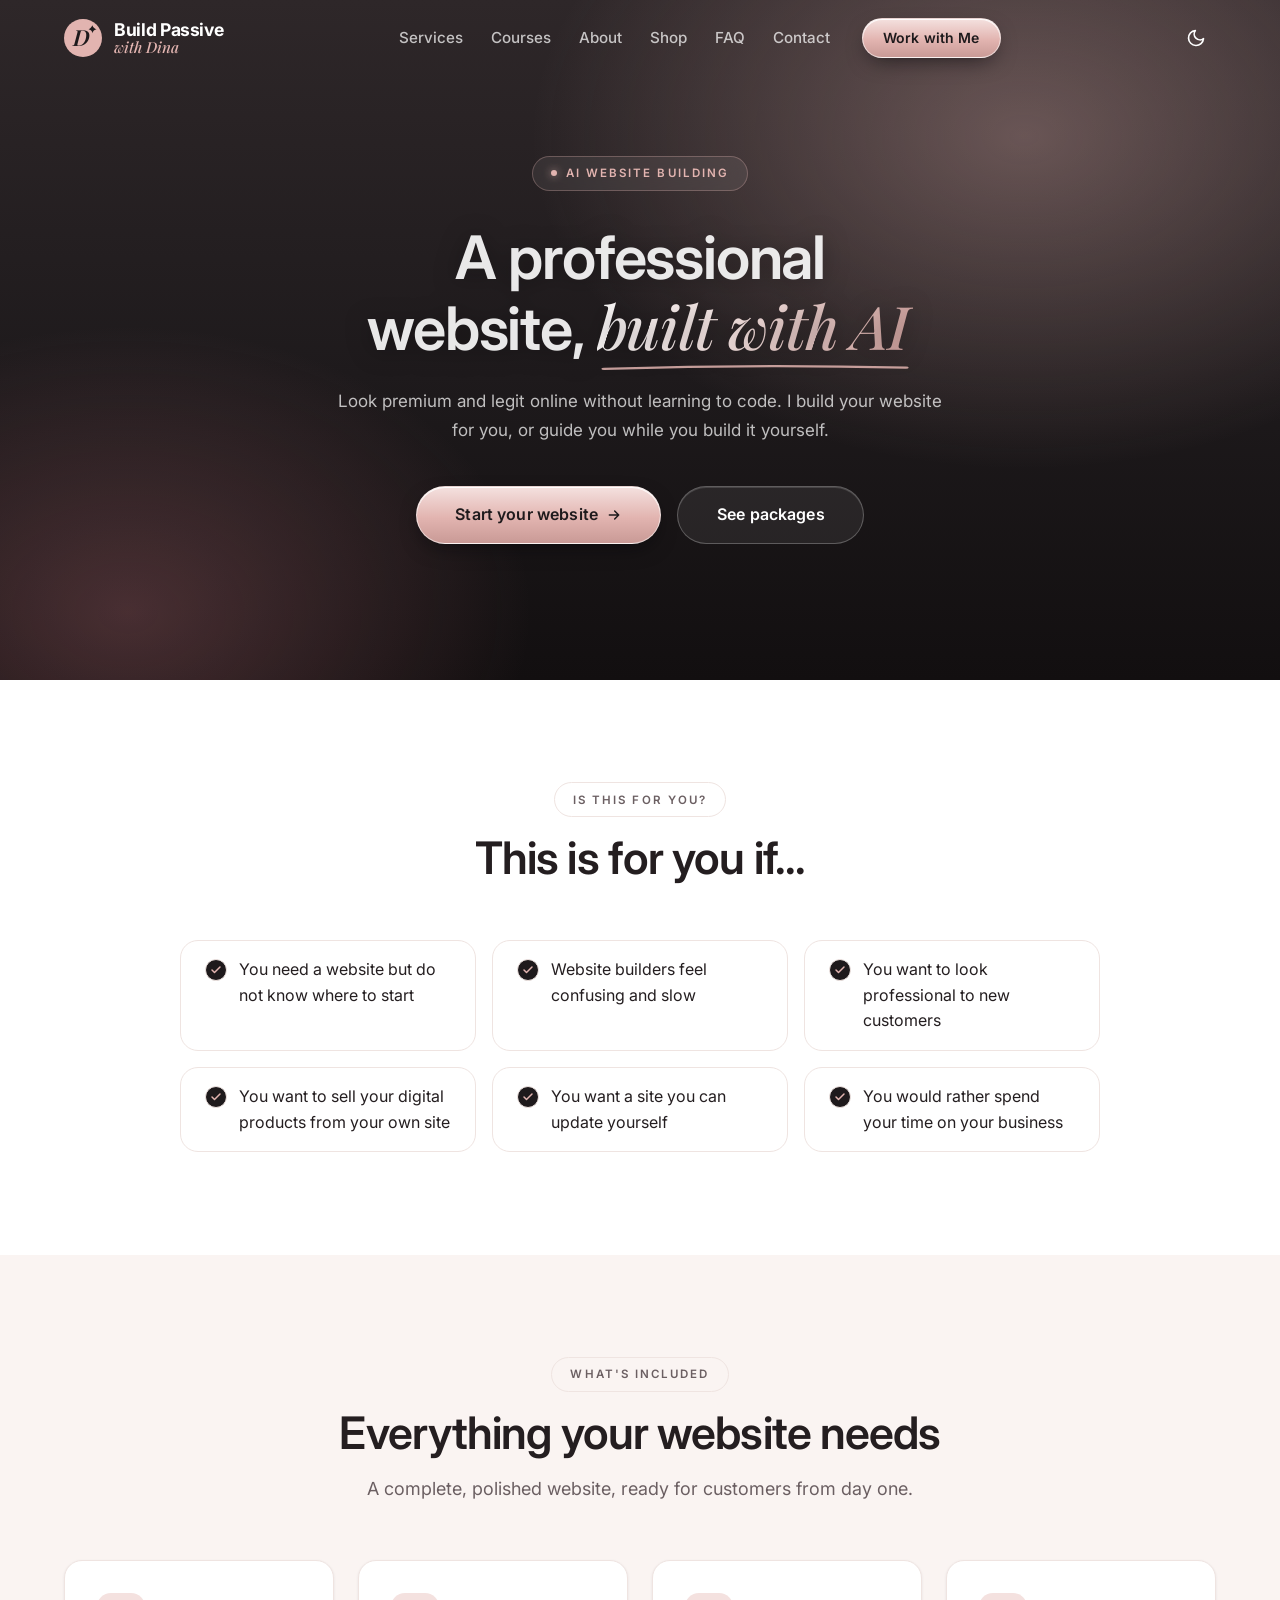
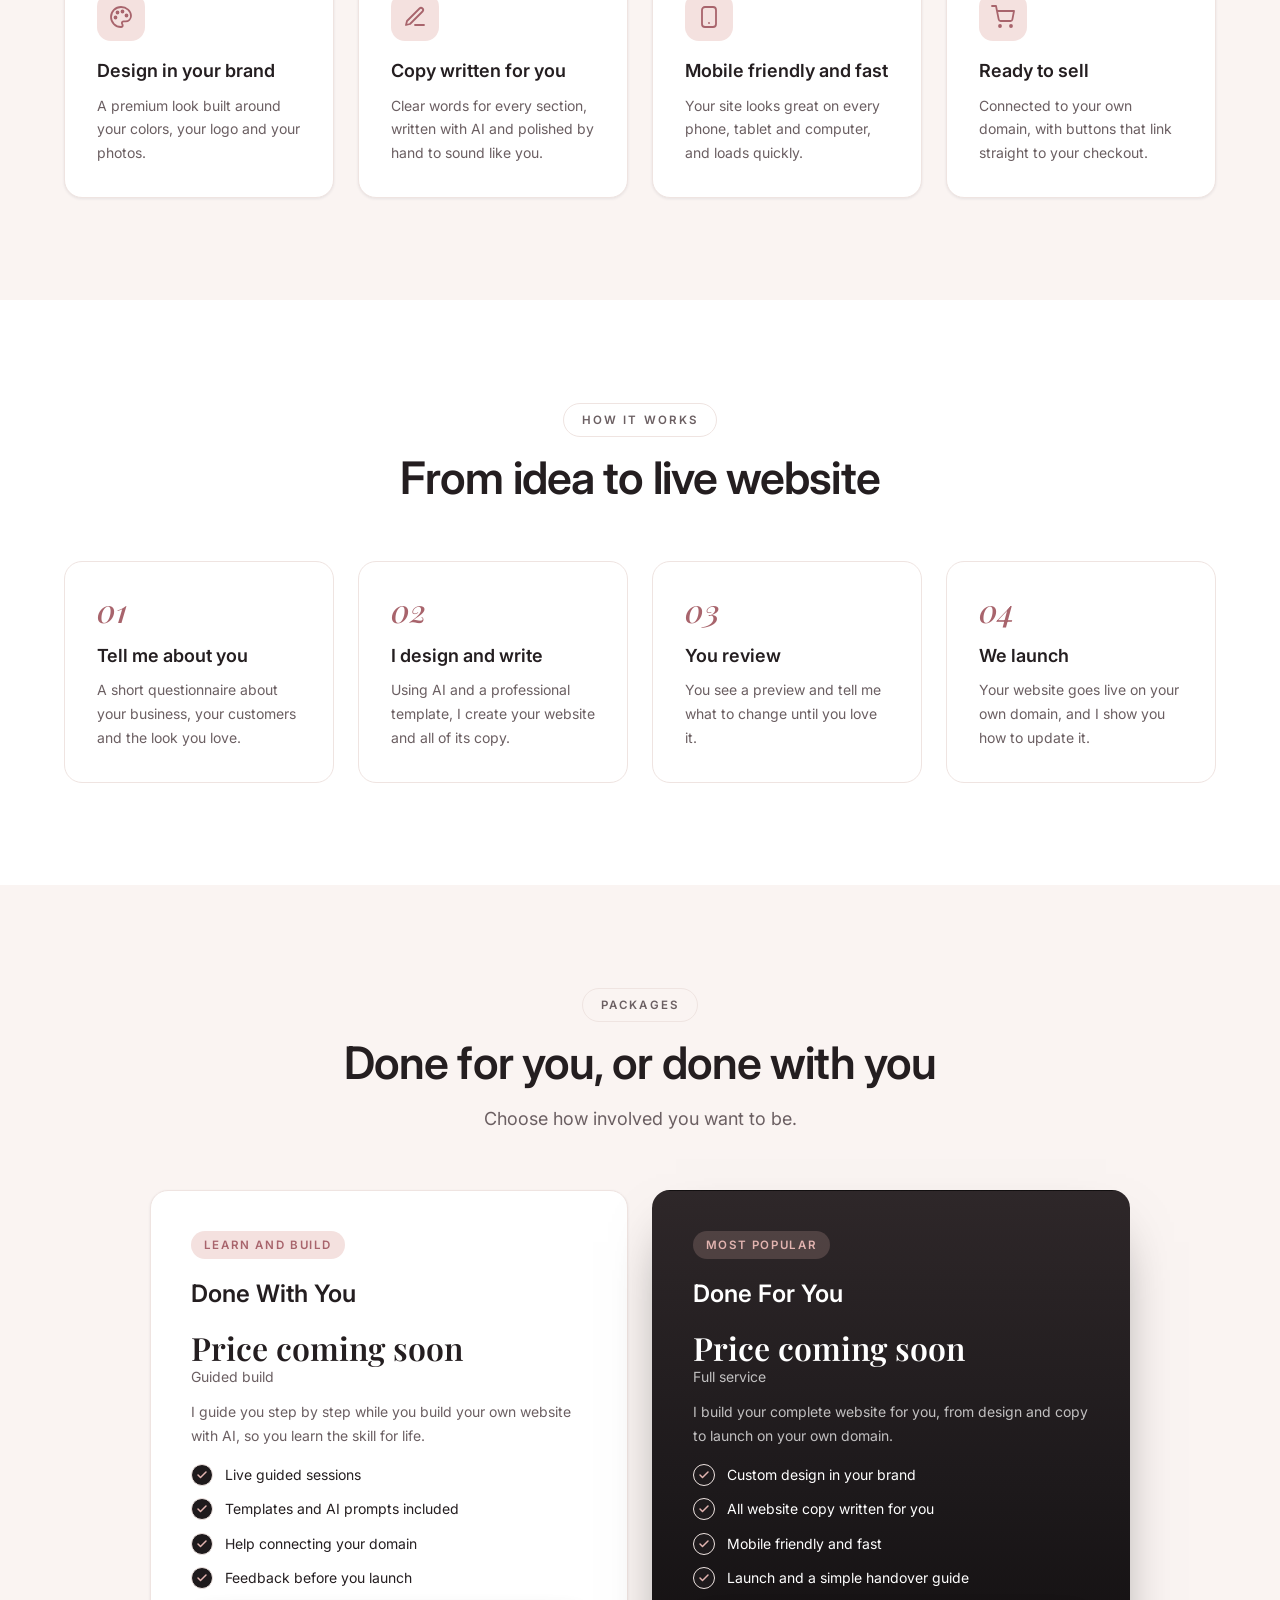
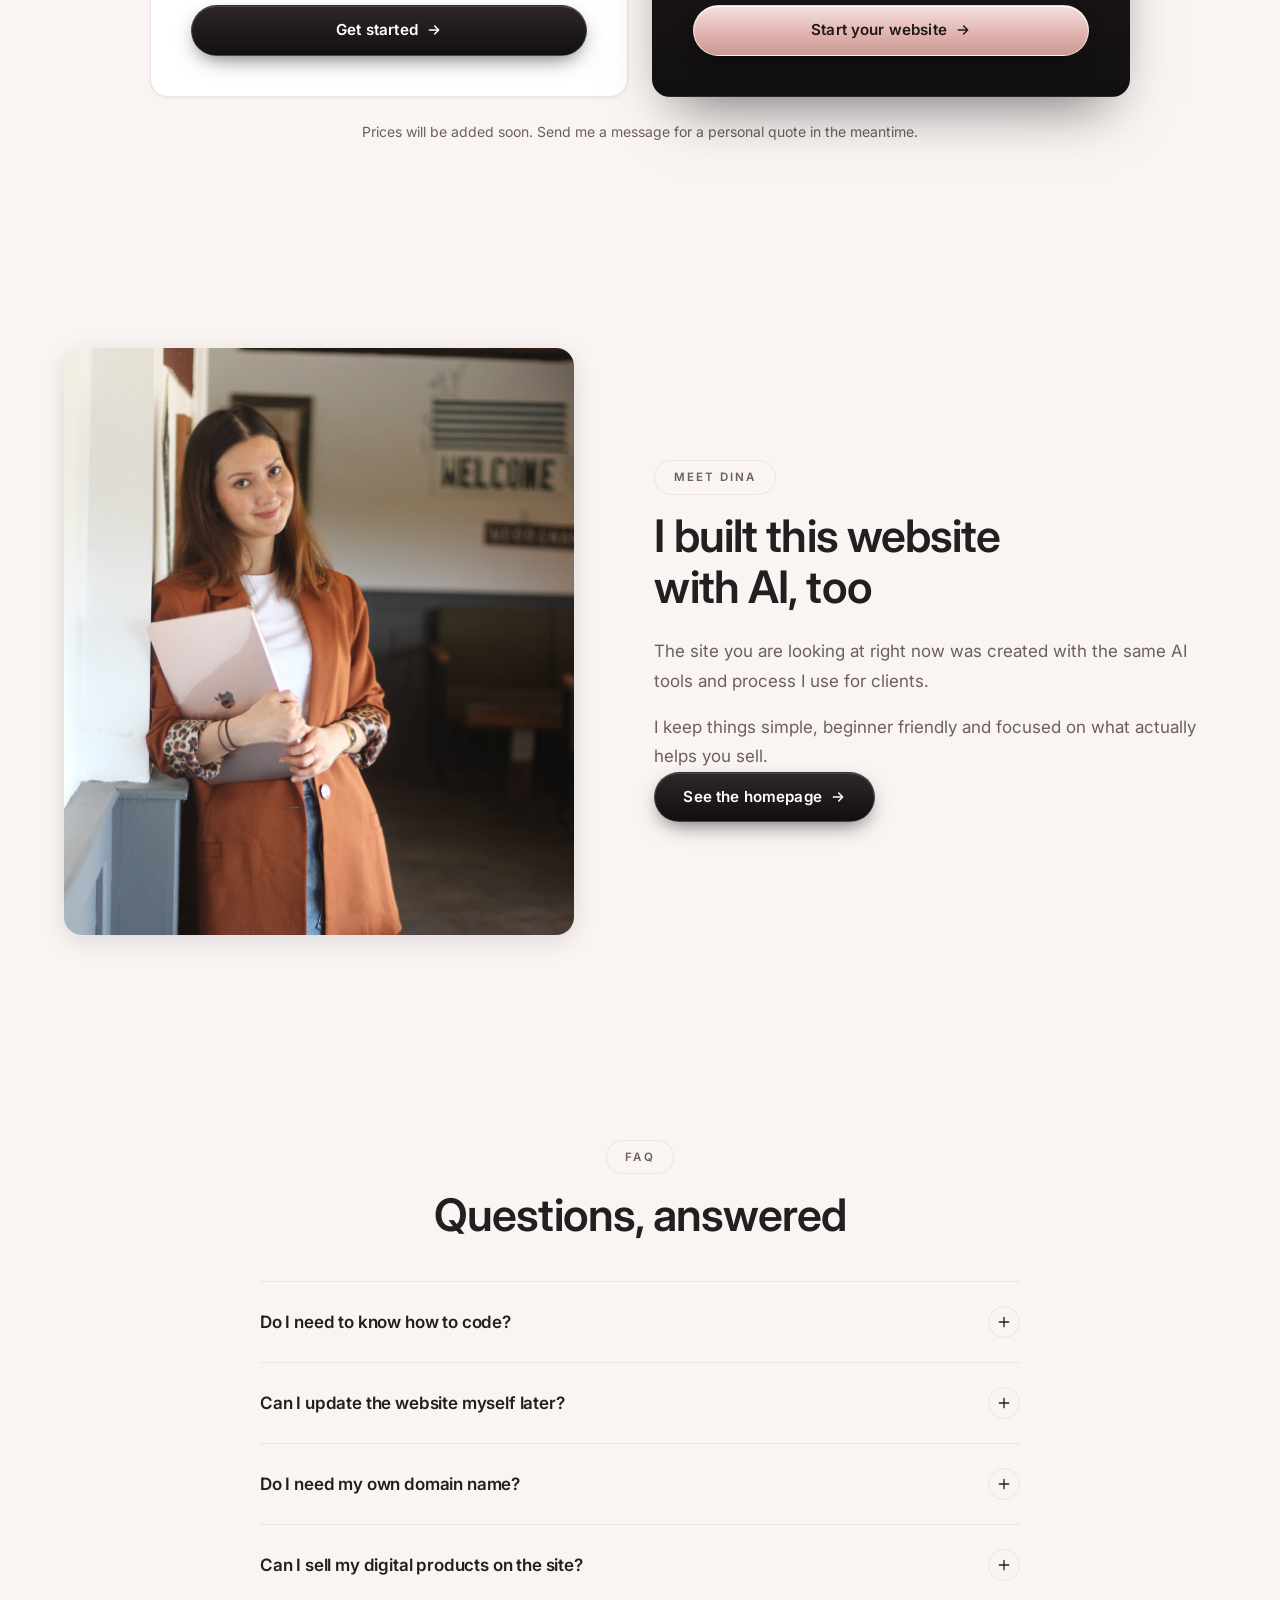
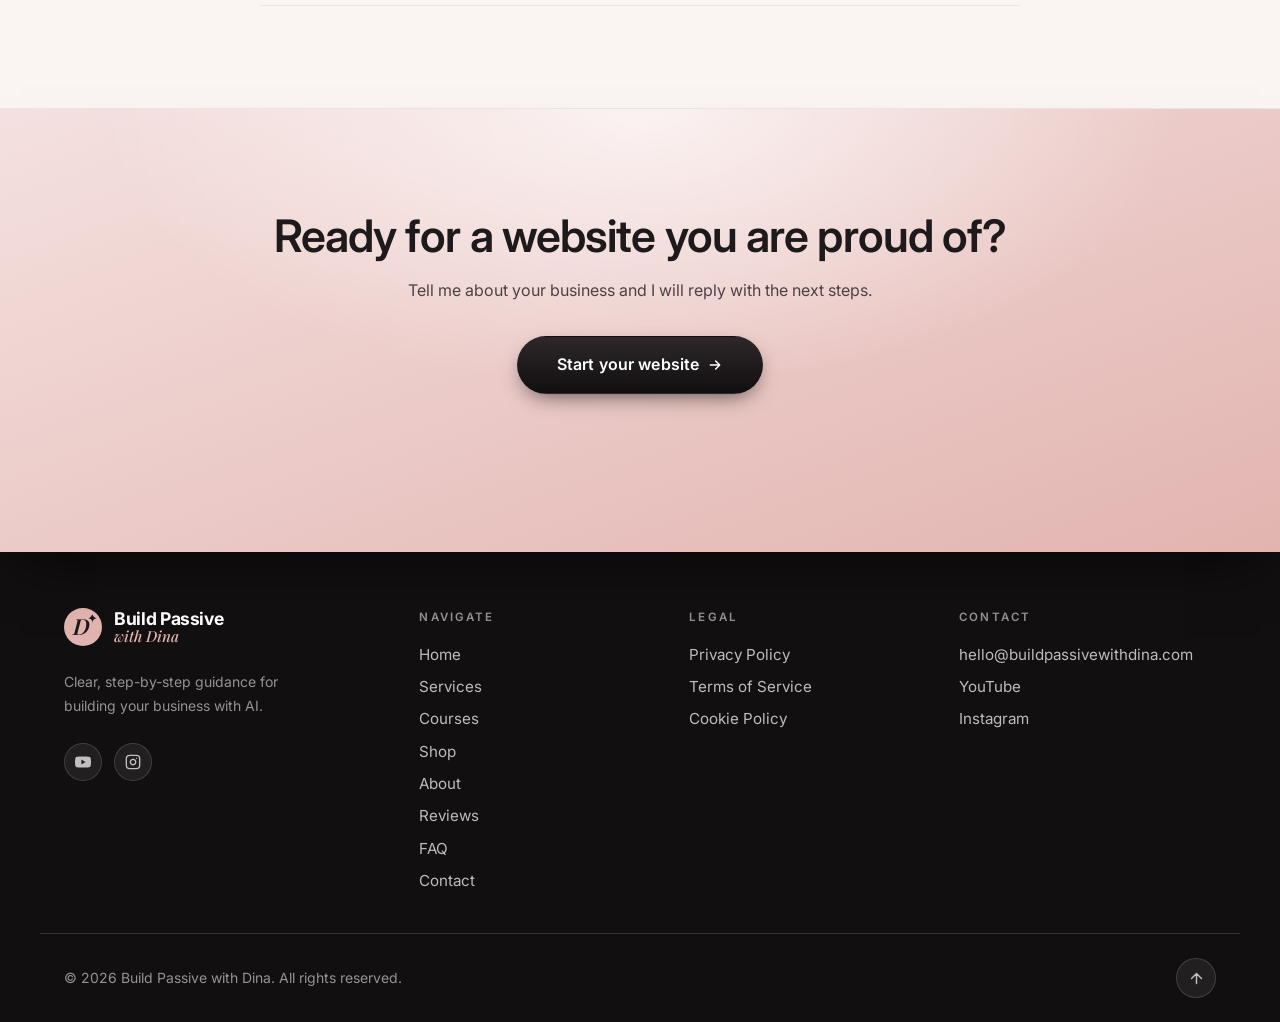
<file: ai-websites.html>
<!DOCTYPE html>
<html lang="en" data-theme="light">
<head>
  <meta charset="UTF-8">
  <meta name="viewport" content="width=device-width, initial-scale=1.0">
  <meta name="description" content="Professional websites built with AI. Done for you or done with you, by Dina.">
  <meta name="theme-color" content="#1e1a1c">
  <meta property="og:title" content="AI Website Building | Build Passive with Dina">
  <meta property="og:description" content="Professional websites built with AI. Done for you or done with you, by Dina.">
  <meta property="og:image" content="assets/brand/profile-picture.png">
  <link rel="icon" type="image/png" href="assets/favicon.png">
  <link rel="apple-touch-icon" href="assets/apple-touch-icon.png">

  <!-- Apply the saved theme before first paint to avoid a light flash
       for dark-mode users. Kept inline on purpose. -->
  <script>
    (function () {
      try {
        var t = localStorage.getItem("site-theme");
        if (t) document.documentElement.setAttribute("data-theme", t);
        else if (window.matchMedia("(prefers-color-scheme: dark)").matches)
          document.documentElement.setAttribute("data-theme", "dark");
      } catch (e) {}
    })();
  </script>
  <title>AI Website Building | Build Passive with Dina</title>

  <!-- Fonts: Inter (all sans-serif). Swap the family in css/style.css → --font-base -->
  <link rel="preconnect" href="https://fonts.googleapis.com">
  <link rel="preconnect" href="https://fonts.gstatic.com" crossorigin>
  <link href="https://fonts.googleapis.com/css2?family=Inter:wght@400;500;600;700;800&display=swap" rel="stylesheet">

  <link rel="preload" href="assets/fonts/playfair-display-500-italic.woff2" as="font" type="font/woff2" crossorigin>
  <link rel="stylesheet" href="css/style.css?v=20261020">
</head>
<body>

  <a class="skip-link" href="#main">Skip to content</a>

  <header class="site-header" id="site-header">
    <div class="container header-inner">

      <a href="index.html" class="logo" aria-label="Build Passive with Dina, home">
        <svg class="logo-mark" viewBox="0 0 48 48" xmlns="http://www.w3.org/2000/svg" aria-hidden="true">
          <circle cx="24" cy="24" r="24"/>
          <text class="logo-mark-ink" x="22.5" y="33.5" text-anchor="middle" font-family="Playfair Display, Georgia, serif" font-style="italic" font-weight="600" font-size="28">D</text>
          <path class="logo-mark-ink" transform="translate(31 8) scale(.42)" d="M12 0c.6 5.6 6.4 11.4 12 12-5.6.6-11.4 6.4-12 12-.6-5.6-6.4-11.4-12-12C5.6 11.4 11.4.6 12 0z"/>
        </svg>
        <span class="logo-text">
          <span class="logo-text-main">Build Passive</span>
          <span class="logo-text-sub logo-accent">with Dina</span>
        </span>
      </a>

      <nav class="site-nav" id="site-nav" aria-label="Main navigation">
        <ul class="nav-list">
          <li><a href="index.html#services" class="nav-link">Services</a></li>
          <li><a href="index.html#courses" class="nav-link">Courses</a></li>
          <li><a href="index.html#about" class="nav-link">About</a></li>
          <li><a href="shop.html" class="nav-link">Shop</a></li>
          <li><a href="index.html#faq" class="nav-link">FAQ</a></li>
          <li><a href="index.html#contact" class="nav-link">Contact</a></li>
        </ul>
        <a href="index.html#contact" class="btn btn-primary btn-sm nav-cta">Work with Me</a>
      </nav>

      <div class="header-actions">
        <button class="theme-toggle" id="theme-toggle" aria-label="Toggle dark mode">
          <!-- Sun icon (shown in dark mode) -->
          <svg class="icon-sun" xmlns="http://www.w3.org/2000/svg" width="20" height="20" viewBox="0 0 24 24" fill="none" stroke="currentColor" stroke-width="2" stroke-linecap="round" stroke-linejoin="round" aria-hidden="true">
            <circle cx="12" cy="12" r="4"/><path d="M12 2v2M12 20v2M4.93 4.93l1.41 1.41M17.66 17.66l1.41 1.41M2 12h2M20 12h2M6.34 17.66l-1.41 1.41M19.07 4.93l-1.41 1.41"/>
          </svg>
          <!-- Moon icon (shown in light mode) -->
          <svg class="icon-moon" xmlns="http://www.w3.org/2000/svg" width="20" height="20" viewBox="0 0 24 24" fill="none" stroke="currentColor" stroke-width="2" stroke-linecap="round" stroke-linejoin="round" aria-hidden="true">
            <path d="M21 12.79A9 9 0 1 1 11.21 3 7 7 0 0 0 21 12.79z"/>
          </svg>
        </button>

        <button class="nav-toggle" id="nav-toggle" aria-label="Open menu" aria-expanded="false" aria-controls="site-nav">
          <span class="nav-toggle-bar"></span>
          <span class="nav-toggle-bar"></span>
          <span class="nav-toggle-bar"></span>
        </button>
      </div>

    </div>
  </header>

  <main id="main" tabindex="-1">

    <section class="page-hero">
      <div class="container hero-content">
        <p class="hero-eyebrow animate-on-load" style="--delay: 0">AI Website Building</p>
        <h1 class="hero-title animate-on-load" style="--delay: 1">A professional website, <span class="hero-title-accent">built with AI</span></h1>
        <p class="hero-subtitle animate-on-load" style="--delay: 2">Look premium and legit online without learning to code. I build your website for you, or guide you while you build it yourself.</p>
        <div class="hero-actions animate-on-load" style="--delay: 3">
          <a href="mailto:hello@buildpassivewithdina.com?subject=Website%20project" class="btn btn-primary btn-lg">Start your website <svg class="btn-arrow" xmlns="http://www.w3.org/2000/svg" width="16" height="16" viewBox="0 0 24 24" fill="none" stroke="currentColor" stroke-width="2.25" stroke-linecap="round" stroke-linejoin="round" aria-hidden="true"><path d="M5 12h14M13 6l6 6-6 6"/></svg></a>
          <a href="#packages" class="btn btn-glass btn-lg">See packages</a></div>
      </div>
    </section>

    <section class="section">
      <div class="container">
        <div class="section-head animate-on-scroll">
          <span class="section-eyebrow">Is this for you?</span>
          <h2 class="section-title">This is for you if...</h2>
          
        </div>
        <ul class="fit-list animate-on-scroll">
          <li><span class="about-check" aria-hidden="true"><svg xmlns="http://www.w3.org/2000/svg" width="12" height="12" viewBox="0 0 24 24" fill="none" stroke="currentColor" stroke-width="3" stroke-linecap="round" stroke-linejoin="round"><path d="M20 6 9 17l-5-5"/></svg></span><span>You need a website but do not know where to start</span></li>
          <li><span class="about-check" aria-hidden="true"><svg xmlns="http://www.w3.org/2000/svg" width="12" height="12" viewBox="0 0 24 24" fill="none" stroke="currentColor" stroke-width="3" stroke-linecap="round" stroke-linejoin="round"><path d="M20 6 9 17l-5-5"/></svg></span><span>Website builders feel confusing and slow</span></li>
          <li><span class="about-check" aria-hidden="true"><svg xmlns="http://www.w3.org/2000/svg" width="12" height="12" viewBox="0 0 24 24" fill="none" stroke="currentColor" stroke-width="3" stroke-linecap="round" stroke-linejoin="round"><path d="M20 6 9 17l-5-5"/></svg></span><span>You want to look professional to new customers</span></li>
          <li><span class="about-check" aria-hidden="true"><svg xmlns="http://www.w3.org/2000/svg" width="12" height="12" viewBox="0 0 24 24" fill="none" stroke="currentColor" stroke-width="3" stroke-linecap="round" stroke-linejoin="round"><path d="M20 6 9 17l-5-5"/></svg></span><span>You want to sell your digital products from your own site</span></li>
          <li><span class="about-check" aria-hidden="true"><svg xmlns="http://www.w3.org/2000/svg" width="12" height="12" viewBox="0 0 24 24" fill="none" stroke="currentColor" stroke-width="3" stroke-linecap="round" stroke-linejoin="round"><path d="M20 6 9 17l-5-5"/></svg></span><span>You want a site you can update yourself</span></li>
          <li><span class="about-check" aria-hidden="true"><svg xmlns="http://www.w3.org/2000/svg" width="12" height="12" viewBox="0 0 24 24" fill="none" stroke="currentColor" stroke-width="3" stroke-linecap="round" stroke-linejoin="round"><path d="M20 6 9 17l-5-5"/></svg></span><span>You would rather spend your time on your business</span></li>
        </ul>
      </div>
    </section>

    <section class="section section-alt">
      <div class="container">
        <div class="section-head animate-on-scroll">
          <span class="section-eyebrow">What's included</span>
          <h2 class="section-title">Everything your website needs</h2>
          <p class="section-subtitle">A complete, polished website, ready for customers from day one.</p>
        </div>
        <div class="card-grid animate-on-scroll">
          <div class="info-card">
            <span class="info-icon"><svg xmlns="http://www.w3.org/2000/svg" width="24" height="24" viewBox="0 0 24 24" fill="none" stroke="currentColor" stroke-width="1.8" stroke-linecap="round" stroke-linejoin="round" aria-hidden="true"><circle cx="13.5" cy="6.5" r="1"/><circle cx="17.5" cy="10.5" r="1"/><circle cx="8.5" cy="7.5" r="1"/><circle cx="6.5" cy="12.5" r="1"/><path d="M12 2a10 10 0 0 0 0 20c1 0 1.7-.8 1.7-1.7 0-.4-.2-.8-.4-1.1-.3-.3-.4-.7-.4-1.1 0-.9.8-1.7 1.7-1.7h2A5.6 5.6 0 0 0 22 11c0-5-4.5-9-10-9z"/></svg></span>
            <h3>Design in your brand</h3>
            <p>A premium look built around your colors, your logo and your photos.</p>
          </div>
          <div class="info-card">
            <span class="info-icon"><svg xmlns="http://www.w3.org/2000/svg" width="24" height="24" viewBox="0 0 24 24" fill="none" stroke="currentColor" stroke-width="1.8" stroke-linecap="round" stroke-linejoin="round" aria-hidden="true"><path d="M12 20h9"/><path d="M16.5 3.5a2.1 2.1 0 0 1 3 3L7 19l-4 1 1-4z"/></svg></span>
            <h3>Copy written for you</h3>
            <p>Clear words for every section, written with AI and polished by hand to sound like you.</p>
          </div>
          <div class="info-card">
            <span class="info-icon"><svg xmlns="http://www.w3.org/2000/svg" width="24" height="24" viewBox="0 0 24 24" fill="none" stroke="currentColor" stroke-width="1.8" stroke-linecap="round" stroke-linejoin="round" aria-hidden="true"><rect x="5" y="2" width="14" height="20" rx="3"/><path d="M12 18h.01"/></svg></span>
            <h3>Mobile friendly and fast</h3>
            <p>Your site looks great on every phone, tablet and computer, and loads quickly.</p>
          </div>
          <div class="info-card">
            <span class="info-icon"><svg xmlns="http://www.w3.org/2000/svg" width="24" height="24" viewBox="0 0 24 24" fill="none" stroke="currentColor" stroke-width="1.8" stroke-linecap="round" stroke-linejoin="round" aria-hidden="true"><circle cx="9" cy="21" r="1"/><circle cx="20" cy="21" r="1"/><path d="M1 1h4l2.7 13.4a2 2 0 0 0 2 1.6h9.7a2 2 0 0 0 2-1.6L23 6H6"/></svg></span>
            <h3>Ready to sell</h3>
            <p>Connected to your own domain, with buttons that link straight to your checkout.</p>
          </div>
        </div>
      </div>
    </section>

    <section class="section">
      <div class="container">
        <div class="section-head animate-on-scroll">
          <span class="section-eyebrow">How it works</span>
          <h2 class="section-title">From idea to live website</h2>
          
        </div>
        <ol class="steps animate-on-scroll">
          <li><h3>Tell me about you</h3><p>A short questionnaire about your business, your customers and the look you love.</p></li>
          <li><h3>I design and write</h3><p>Using AI and a professional template, I create your website and all of its copy.</p></li>
          <li><h3>You review</h3><p>You see a preview and tell me what to change until you love it.</p></li>
          <li><h3>We launch</h3><p>Your website goes live on your own domain, and I show you how to update it.</p></li>
        </ol>
      </div>
    </section>

    <section class="section section-alt" id="packages">
      <div class="container">
        <div class="section-head animate-on-scroll">
          <span class="section-eyebrow">Packages</span>
          <h2 class="section-title">Done for you, or done with you</h2>
          <p class="section-subtitle">Choose how involved you want to be.</p>
        </div>
        <div class="packages animate-on-scroll">
          <div class="package">
            <span class="package-tag">Learn and build</span>
            <h3>Done With You</h3>
            <!-- PLACEHOLDER: replace with your real price -->
            <div class="package-price">Price coming soon<small>Guided build</small></div>
            <p>I guide you step by step while you build your own website with AI, so you learn the skill for life.</p>
            <ul><li><span class="about-check" aria-hidden="true"><svg xmlns="http://www.w3.org/2000/svg" width="12" height="12" viewBox="0 0 24 24" fill="none" stroke="currentColor" stroke-width="3" stroke-linecap="round" stroke-linejoin="round"><path d="M20 6 9 17l-5-5"/></svg></span><span>Live guided sessions</span></li><li><span class="about-check" aria-hidden="true"><svg xmlns="http://www.w3.org/2000/svg" width="12" height="12" viewBox="0 0 24 24" fill="none" stroke="currentColor" stroke-width="3" stroke-linecap="round" stroke-linejoin="round"><path d="M20 6 9 17l-5-5"/></svg></span><span>Templates and AI prompts included</span></li><li><span class="about-check" aria-hidden="true"><svg xmlns="http://www.w3.org/2000/svg" width="12" height="12" viewBox="0 0 24 24" fill="none" stroke="currentColor" stroke-width="3" stroke-linecap="round" stroke-linejoin="round"><path d="M20 6 9 17l-5-5"/></svg></span><span>Help connecting your domain</span></li><li><span class="about-check" aria-hidden="true"><svg xmlns="http://www.w3.org/2000/svg" width="12" height="12" viewBox="0 0 24 24" fill="none" stroke="currentColor" stroke-width="3" stroke-linecap="round" stroke-linejoin="round"><path d="M20 6 9 17l-5-5"/></svg></span><span>Feedback before you launch</span></li></ul>
            <a href="mailto:hello@buildpassivewithdina.com?subject=Done%20with%20you%20website" class="btn btn-dark">Get started <svg class="btn-arrow" xmlns="http://www.w3.org/2000/svg" width="16" height="16" viewBox="0 0 24 24" fill="none" stroke="currentColor" stroke-width="2.25" stroke-linecap="round" stroke-linejoin="round" aria-hidden="true"><path d="M5 12h14M13 6l6 6-6 6"/></svg></a>
          </div>
          <div class="package featured">
            <span class="package-tag">Most popular</span>
            <h3>Done For You</h3>
            <!-- PLACEHOLDER: replace with your real price -->
            <div class="package-price">Price coming soon<small>Full service</small></div>
            <p>I build your complete website for you, from design and copy to launch on your own domain.</p>
            <ul><li><span class="about-check" aria-hidden="true"><svg xmlns="http://www.w3.org/2000/svg" width="12" height="12" viewBox="0 0 24 24" fill="none" stroke="currentColor" stroke-width="3" stroke-linecap="round" stroke-linejoin="round"><path d="M20 6 9 17l-5-5"/></svg></span><span>Custom design in your brand</span></li><li><span class="about-check" aria-hidden="true"><svg xmlns="http://www.w3.org/2000/svg" width="12" height="12" viewBox="0 0 24 24" fill="none" stroke="currentColor" stroke-width="3" stroke-linecap="round" stroke-linejoin="round"><path d="M20 6 9 17l-5-5"/></svg></span><span>All website copy written for you</span></li><li><span class="about-check" aria-hidden="true"><svg xmlns="http://www.w3.org/2000/svg" width="12" height="12" viewBox="0 0 24 24" fill="none" stroke="currentColor" stroke-width="3" stroke-linecap="round" stroke-linejoin="round"><path d="M20 6 9 17l-5-5"/></svg></span><span>Mobile friendly and fast</span></li><li><span class="about-check" aria-hidden="true"><svg xmlns="http://www.w3.org/2000/svg" width="12" height="12" viewBox="0 0 24 24" fill="none" stroke="currentColor" stroke-width="3" stroke-linecap="round" stroke-linejoin="round"><path d="M20 6 9 17l-5-5"/></svg></span><span>Launch and a simple handover guide</span></li></ul>
            <a href="mailto:hello@buildpassivewithdina.com?subject=Done%20for%20you%20website" class="btn btn-primary">Start your website <svg class="btn-arrow" xmlns="http://www.w3.org/2000/svg" width="16" height="16" viewBox="0 0 24 24" fill="none" stroke="currentColor" stroke-width="2.25" stroke-linecap="round" stroke-linejoin="round" aria-hidden="true"><path d="M5 12h14M13 6l6 6-6 6"/></svg></a>
          </div>
        </div>
        <p class="placeholder-note">Prices will be added soon. Send me a message for a personal quote in the meantime.</p>
      </div>
    </section>

    <section class="section about">
      <div class="container">
        <div class="about-grid">
          <div class="about-media animate-on-scroll">
            <img src="assets/about.jpg" alt="Dina, founder of Build Passive with Dina, holding her laptop" decoding="async">
          </div>
          <div class="about-content animate-on-scroll">
            <span class="section-eyebrow">Meet Dina</span>
            <h2 class="section-title align-left">I built this website with AI, too</h2>
            <p class="about-text">The site you are looking at right now was created with the same AI tools and process I use for clients.</p>
            <p class="about-text">I keep things simple, beginner friendly and focused on what actually helps you sell.</p>
            <a href="index.html" class="btn btn-dark">See the homepage <svg class="btn-arrow" xmlns="http://www.w3.org/2000/svg" width="16" height="16" viewBox="0 0 24 24" fill="none" stroke="currentColor" stroke-width="2.25" stroke-linecap="round" stroke-linejoin="round" aria-hidden="true"><path d="M5 12h14M13 6l6 6-6 6"/></svg></a>
          </div>
        </div>
      </div>
    </section>

    <section class="section faq section-alt" id="faq">
      <div class="container">
        <div class="faq-header animate-on-scroll">
          <span class="section-eyebrow">FAQ</span>
          <h2 class="section-title">Questions, answered</h2>
        </div>
        <div class="faq-list animate-on-scroll">
          <div class="faq-item">
            <h3 class="faq-heading">
              <button class="faq-question" aria-expanded="false" aria-controls="faq-panel-1">
                Do I need to know how to code?
                <span class="faq-icon" aria-hidden="true"><svg xmlns="http://www.w3.org/2000/svg" width="16" height="16" viewBox="0 0 24 24" fill="none" stroke="currentColor" stroke-width="2" stroke-linecap="round" stroke-linejoin="round"><path d="M12 5v14M5 12h14"/></svg></span>
              </button>
            </h3>
            <div class="faq-answer" id="faq-panel-1">
              <div class="faq-answer-inner">
                <p>No. Whether I build it for you or with you, no coding skills are needed.</p>
              </div>
            </div>
          </div>
          <div class="faq-item">
            <h3 class="faq-heading">
              <button class="faq-question" aria-expanded="false" aria-controls="faq-panel-2">
                Can I update the website myself later?
                <span class="faq-icon" aria-hidden="true"><svg xmlns="http://www.w3.org/2000/svg" width="16" height="16" viewBox="0 0 24 24" fill="none" stroke="currentColor" stroke-width="2" stroke-linecap="round" stroke-linejoin="round"><path d="M12 5v14M5 12h14"/></svg></span>
              </button>
            </h3>
            <div class="faq-answer" id="faq-panel-2">
              <div class="faq-answer-inner">
                <p>Yes. I show you how to make simple changes, and you can always ask me for help.</p>
              </div>
            </div>
          </div>
          <div class="faq-item">
            <h3 class="faq-heading">
              <button class="faq-question" aria-expanded="false" aria-controls="faq-panel-3">
                Do I need my own domain name?
                <span class="faq-icon" aria-hidden="true"><svg xmlns="http://www.w3.org/2000/svg" width="16" height="16" viewBox="0 0 24 24" fill="none" stroke="currentColor" stroke-width="2" stroke-linecap="round" stroke-linejoin="round"><path d="M12 5v14M5 12h14"/></svg></span>
              </button>
            </h3>
            <div class="faq-answer" id="faq-panel-3">
              <div class="faq-answer-inner">
                <p>It is recommended. If you do not have one yet, I will help you choose and connect it.</p>
              </div>
            </div>
          </div>
          <div class="faq-item">
            <h3 class="faq-heading">
              <button class="faq-question" aria-expanded="false" aria-controls="faq-panel-4">
                Can I sell my digital products on the site?
                <span class="faq-icon" aria-hidden="true"><svg xmlns="http://www.w3.org/2000/svg" width="16" height="16" viewBox="0 0 24 24" fill="none" stroke="currentColor" stroke-width="2" stroke-linecap="round" stroke-linejoin="round"><path d="M12 5v14M5 12h14"/></svg></span>
              </button>
            </h3>
            <div class="faq-answer" id="faq-panel-4">
              <div class="faq-answer-inner">
                <p>Yes. Your buttons can link straight to your checkout, such as ThriveCart, so customers can buy in a few clicks.</p>
              </div>
            </div>
          </div>
        </div>
      </div>
    </section>

    <section class="section cta-band">
      <div class="container animate-on-scroll">
        <h2 class="section-title">Ready for a website you are proud of?</h2>
        <p>Tell me about your business and I will reply with the next steps.</p>
        <div class="hero-actions" style="justify-content:center">
          <a href="mailto:hello@buildpassivewithdina.com?subject=Website%20project" class="btn btn-primary btn-lg">Start your website <svg class="btn-arrow" xmlns="http://www.w3.org/2000/svg" width="16" height="16" viewBox="0 0 24 24" fill="none" stroke="currentColor" stroke-width="2.25" stroke-linecap="round" stroke-linejoin="round" aria-hidden="true"><path d="M5 12h14M13 6l6 6-6 6"/></svg></a>
        </div>
      </div>
    </section>

  </main>

  <footer class="site-footer">
    <div class="container footer-grid">

      <div class="footer-brand">
        <a href="index.html" class="logo" aria-label="Build Passive with Dina, back to top">
        <svg class="logo-mark" viewBox="0 0 48 48" xmlns="http://www.w3.org/2000/svg" aria-hidden="true">
          <circle cx="24" cy="24" r="24"/>
          <text class="logo-mark-ink" x="22.5" y="33.5" text-anchor="middle" font-family="Playfair Display, Georgia, serif" font-style="italic" font-weight="600" font-size="28">D</text>
          <path class="logo-mark-ink" transform="translate(31 8) scale(.42)" d="M12 0c.6 5.6 6.4 11.4 12 12-5.6.6-11.4 6.4-12 12-.6-5.6-6.4-11.4-12-12C5.6 11.4 11.4.6 12 0z"/>
        </svg>
        <span class="logo-text">
          <span class="logo-text-main">Build Passive</span>
          <span class="logo-text-sub logo-accent">with Dina</span>
        </span>
        </a>
        <p class="footer-tagline">
          Clear, step-by-step guidance for building your business with AI.
        </p>
        <div class="footer-social">
          <a href="https://www.youtube.com/@BuildPassivewithDina" target="_blank" rel="noopener" class="footer-social-link" aria-label="YouTube">
            <svg xmlns="http://www.w3.org/2000/svg" width="16" height="16" viewBox="0 0 24 24" fill="currentColor" aria-hidden="true"><path d="M23.5 6.2a3 3 0 0 0-2.1-2.1C19.5 3.6 12 3.6 12 3.6s-7.5 0-9.4.5A3 3 0 0 0 .5 6.2 31 31 0 0 0 0 12a31 31 0 0 0 .5 5.8 3 3 0 0 0 2.1 2.1c1.9.5 9.4.5 9.4.5s7.5 0 9.4-.5a3 3 0 0 0 2.1-2.1A31 31 0 0 0 24 12a31 31 0 0 0-.5-5.8zM9.6 15.6V8.4l6.2 3.6-6.2 3.6z"/></svg>
          </a>
          <a href="https://www.instagram.com/buildpassivewithdina/" target="_blank" rel="noopener" class="footer-social-link" aria-label="Instagram">
            <svg xmlns="http://www.w3.org/2000/svg" width="16" height="16" viewBox="0 0 24 24" fill="none" stroke="currentColor" stroke-width="2" stroke-linecap="round" stroke-linejoin="round" aria-hidden="true"><rect x="2" y="2" width="20" height="20" rx="5"/><path d="M16 11.37a4 4 0 1 1-7.91 1.17 4 4 0 0 1 7.91-1.17z"/><path d="M17.5 6.5h.01"/></svg>
          </a>
        </div>
      </div>

      <nav class="footer-col" aria-label="Footer navigation">
        <h3 class="footer-heading">Navigate</h3>
        <ul class="footer-links">
          <li><a href="index.html">Home</a></li>
          <li><a href="index.html#services">Services</a></li>
          <li><a href="index.html#courses">Courses</a></li>
          <li><a href="shop.html">Shop</a></li>
          <li><a href="index.html#about">About</a></li>
          <li><a href="index.html#reviews">Reviews</a></li>
          <li><a href="index.html#faq">FAQ</a></li>
          <li><a href="index.html#contact">Contact</a></li>
        </ul>
      </nav>

      <div class="footer-col">
        <h3 class="footer-heading">Legal</h3>
        <ul class="footer-links">
          <li><a href="#">Privacy Policy</a></li>
          <li><a href="#">Terms of Service</a></li>
          <li><a href="#">Cookie Policy</a></li>
        </ul>
      </div>

      <div class="footer-col">
        <h3 class="footer-heading">Contact</h3>
        <ul class="footer-links">
          <li><a href="mailto:hello@buildpassivewithdina.com">hello@buildpassivewithdina.com</a></li>
          <li><a href="https://www.youtube.com/@BuildPassivewithDina" target="_blank" rel="noopener">YouTube</a></li>
          <li><a href="https://www.instagram.com/buildpassivewithdina/" target="_blank" rel="noopener">Instagram</a></li>
        </ul>
      </div>

    </div>

    <div class="container footer-bottom">
      <p>&copy; 2026 Build Passive with Dina. All rights reserved.</p>
      <a href="index.html" class="footer-top-btn" aria-label="Back to top">
        <svg xmlns="http://www.w3.org/2000/svg" width="17" height="17" viewBox="0 0 24 24" fill="none" stroke="currentColor" stroke-width="2" stroke-linecap="round" stroke-linejoin="round" aria-hidden="true"><path d="M12 19V5M5 12l7-7 7 7"/></svg>
      </a>
    </div>

  </footer>

  <script src="js/main.js"></script>
</body>
</html>
</file>
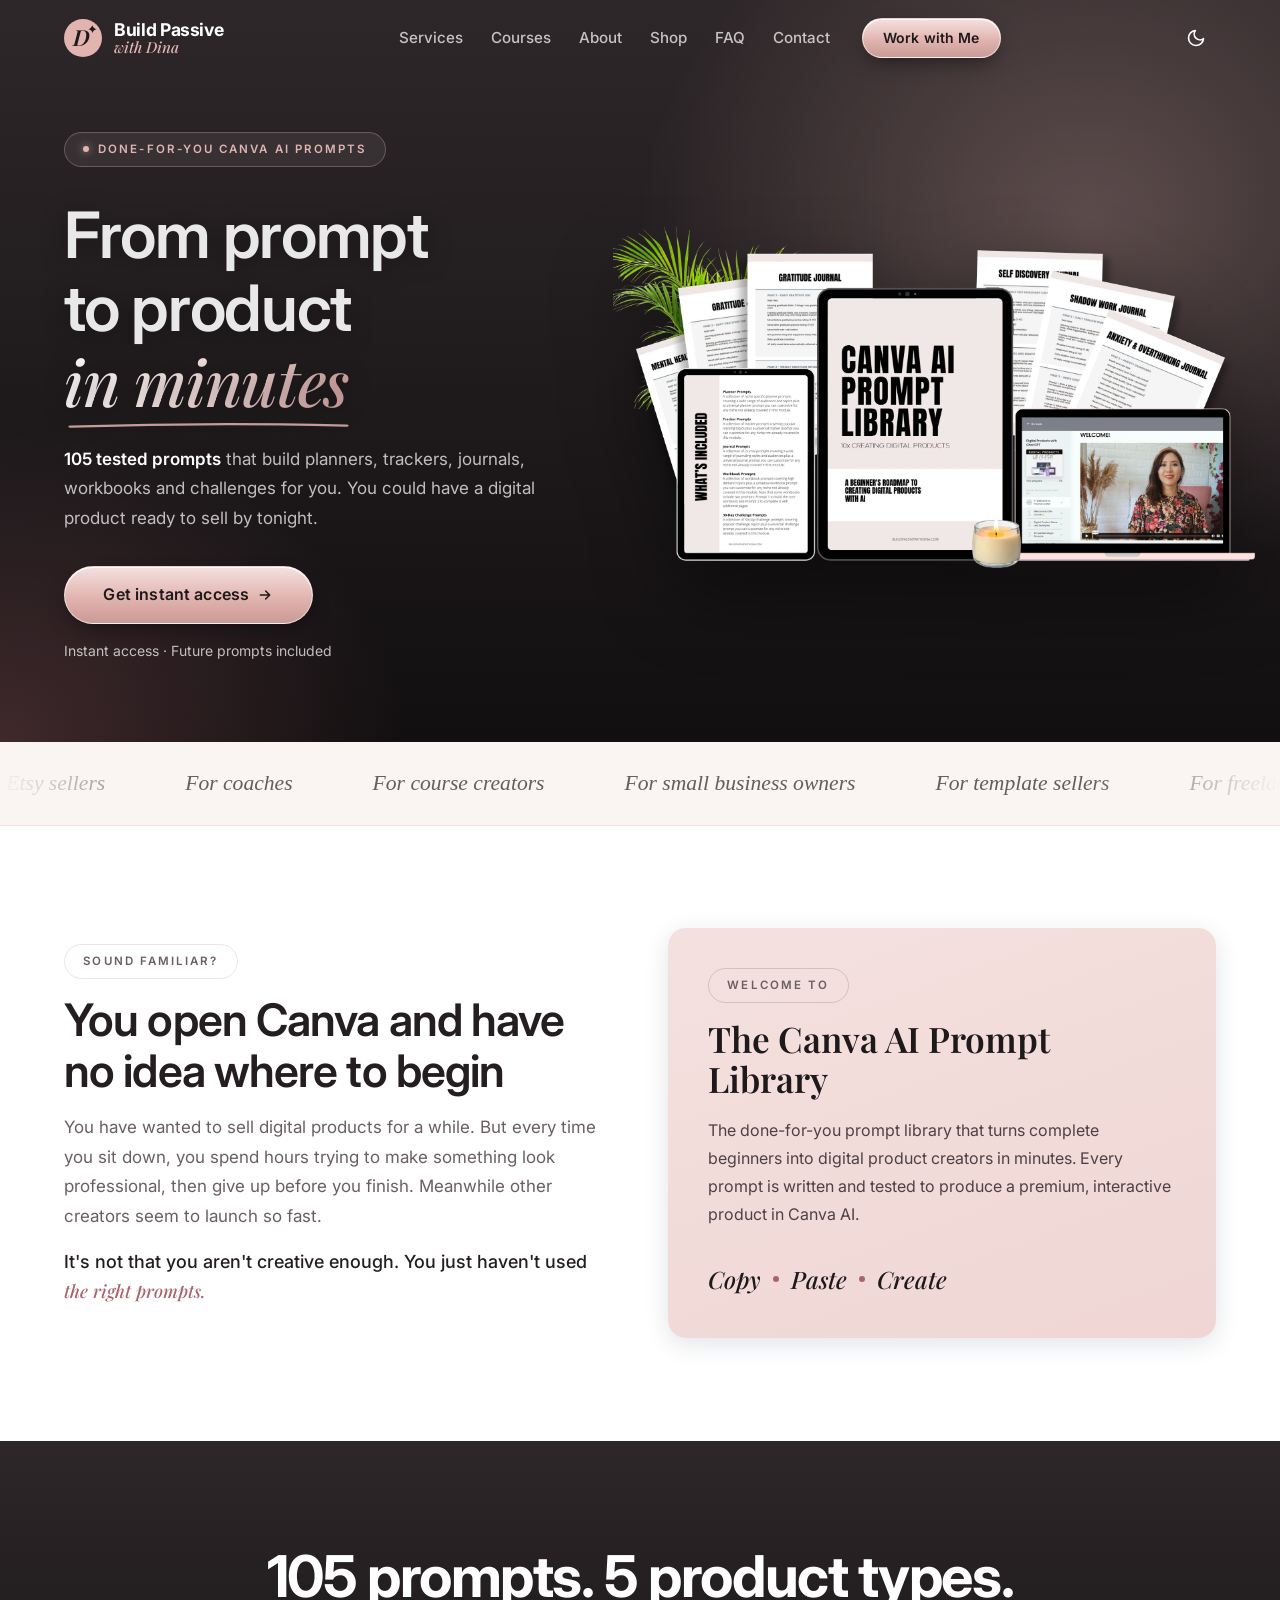
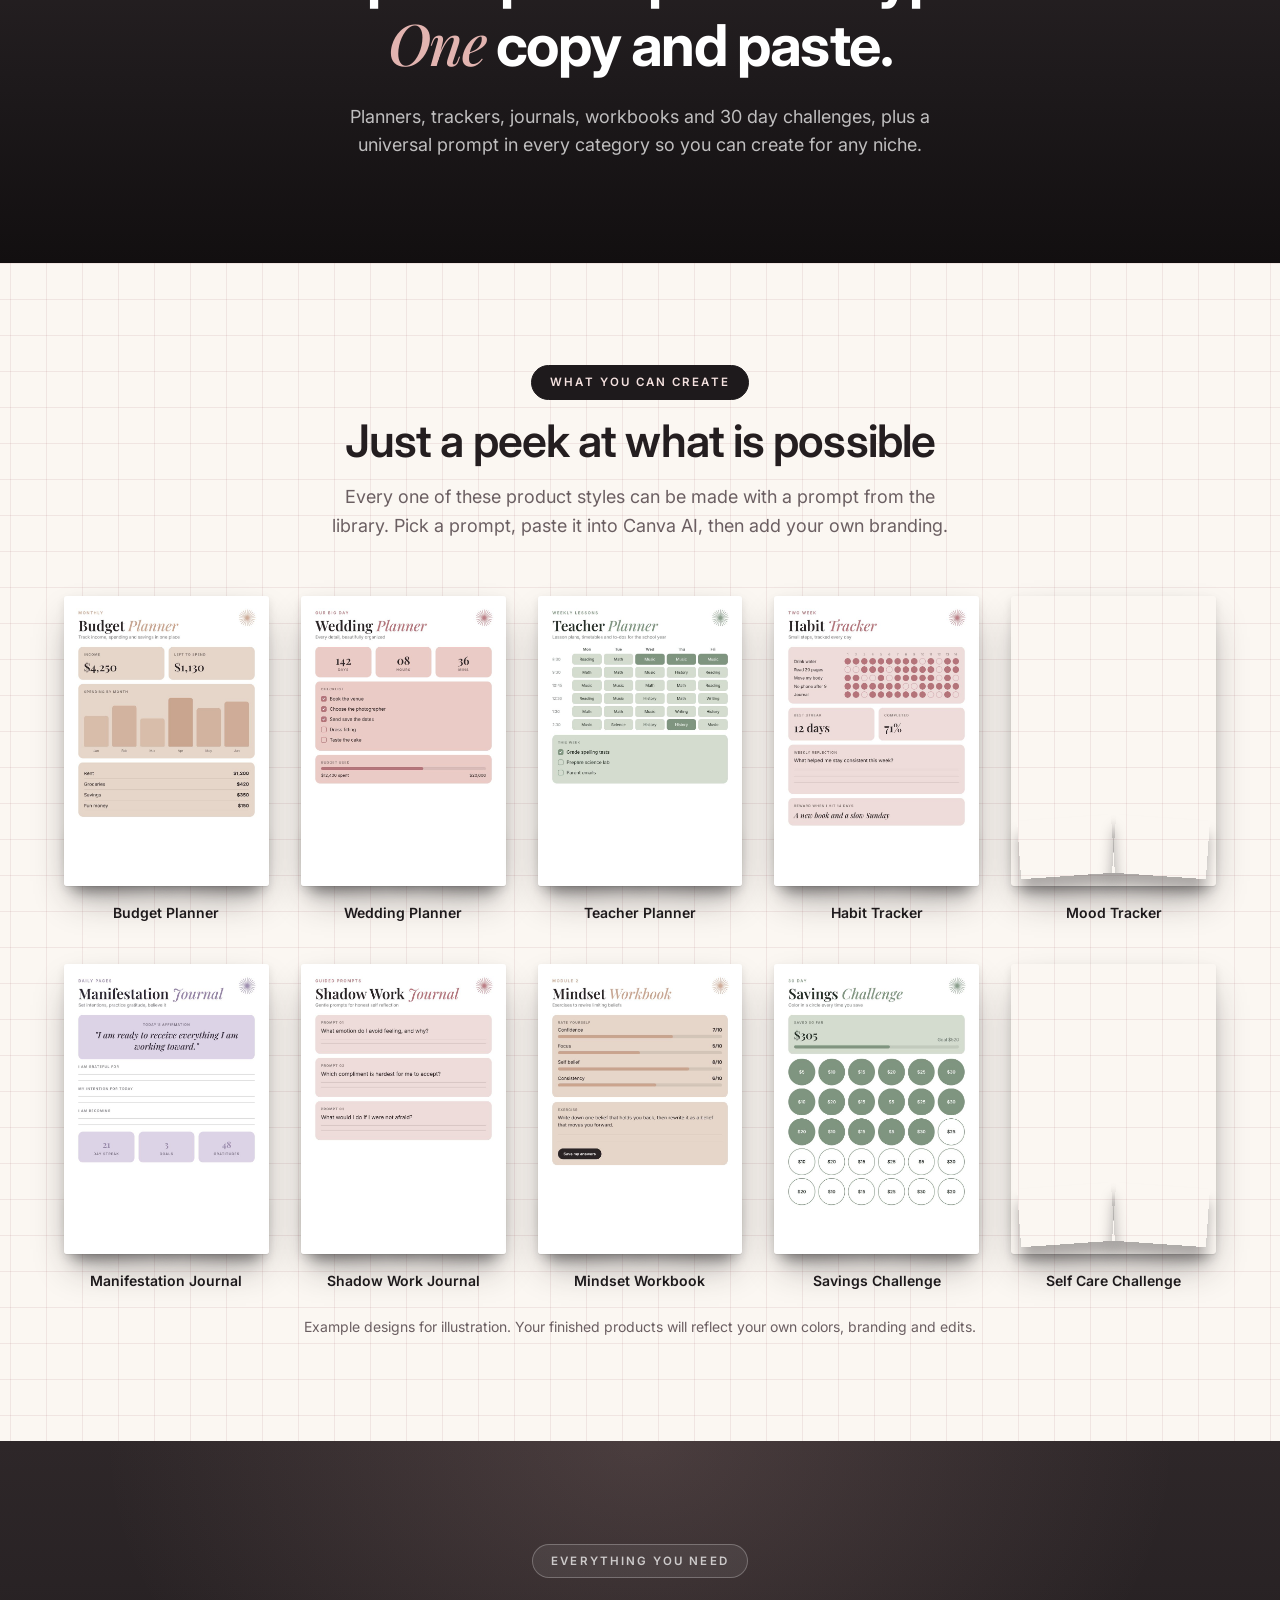
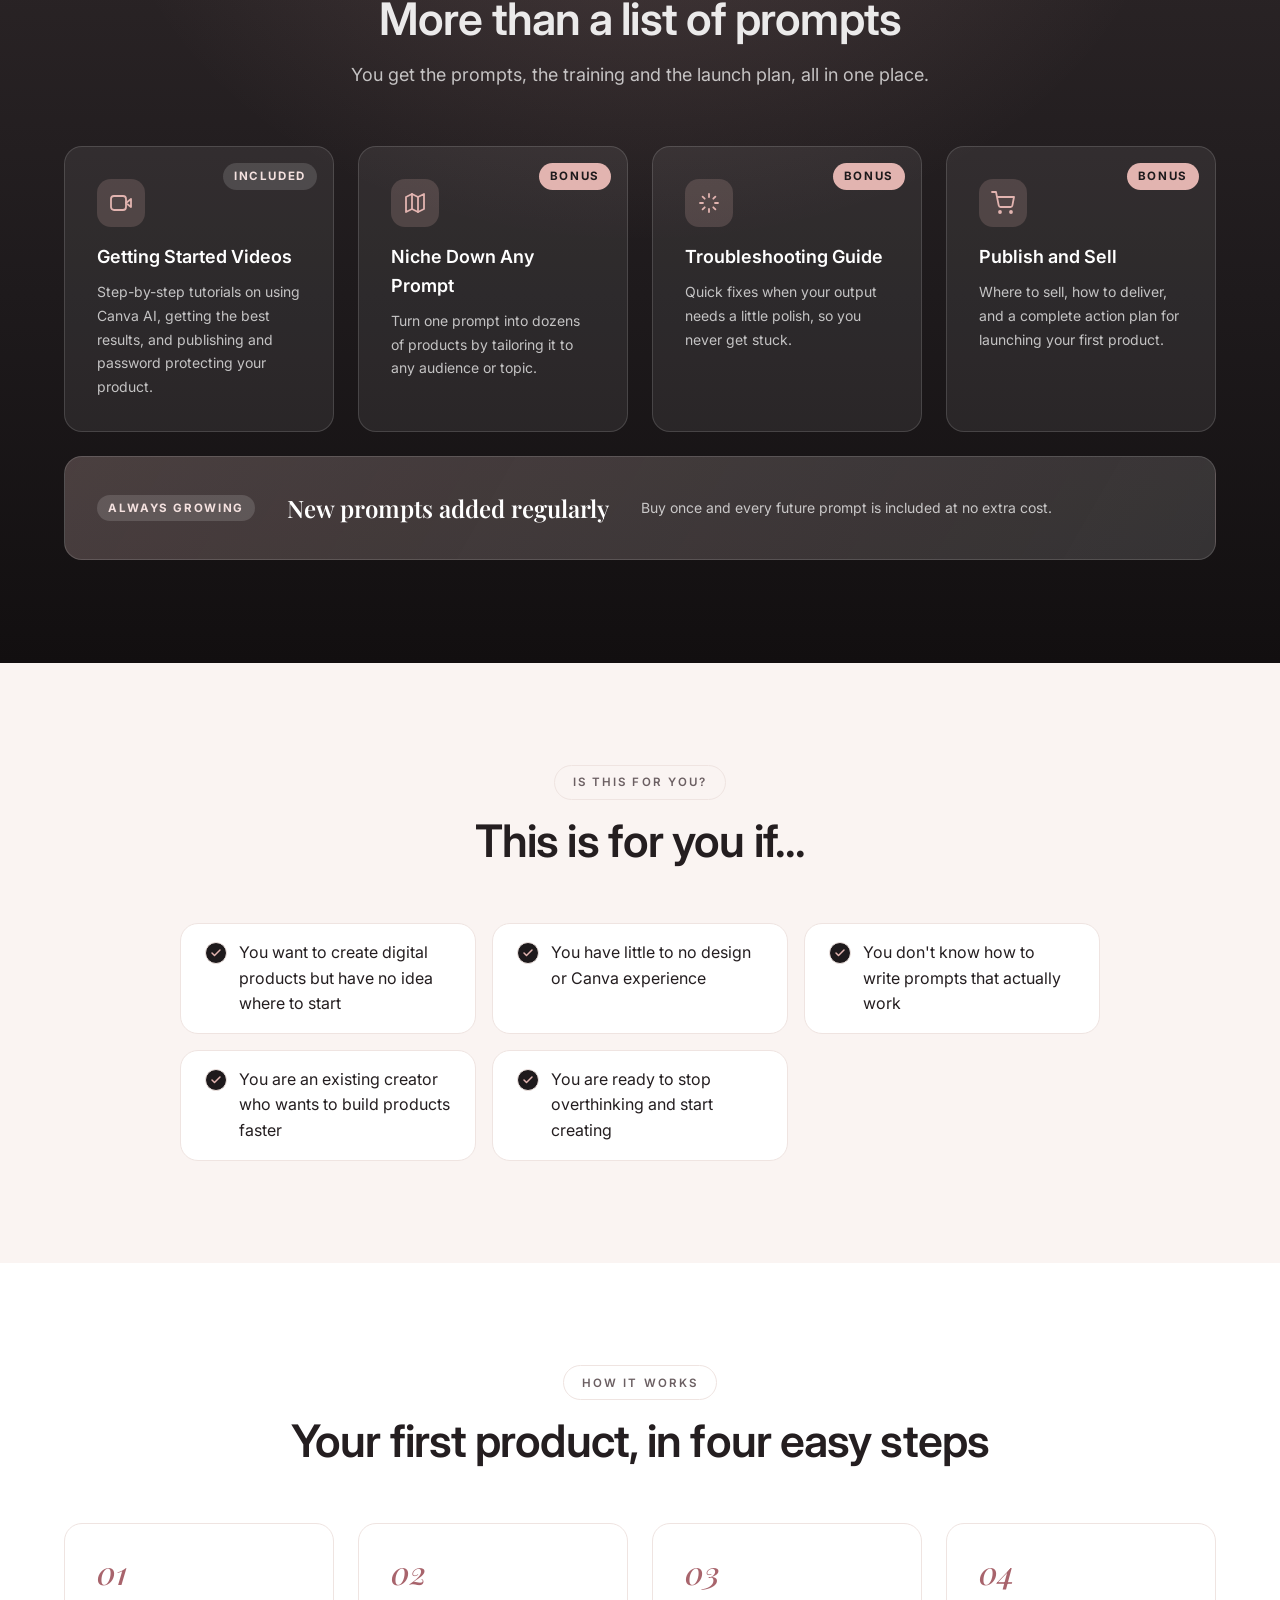
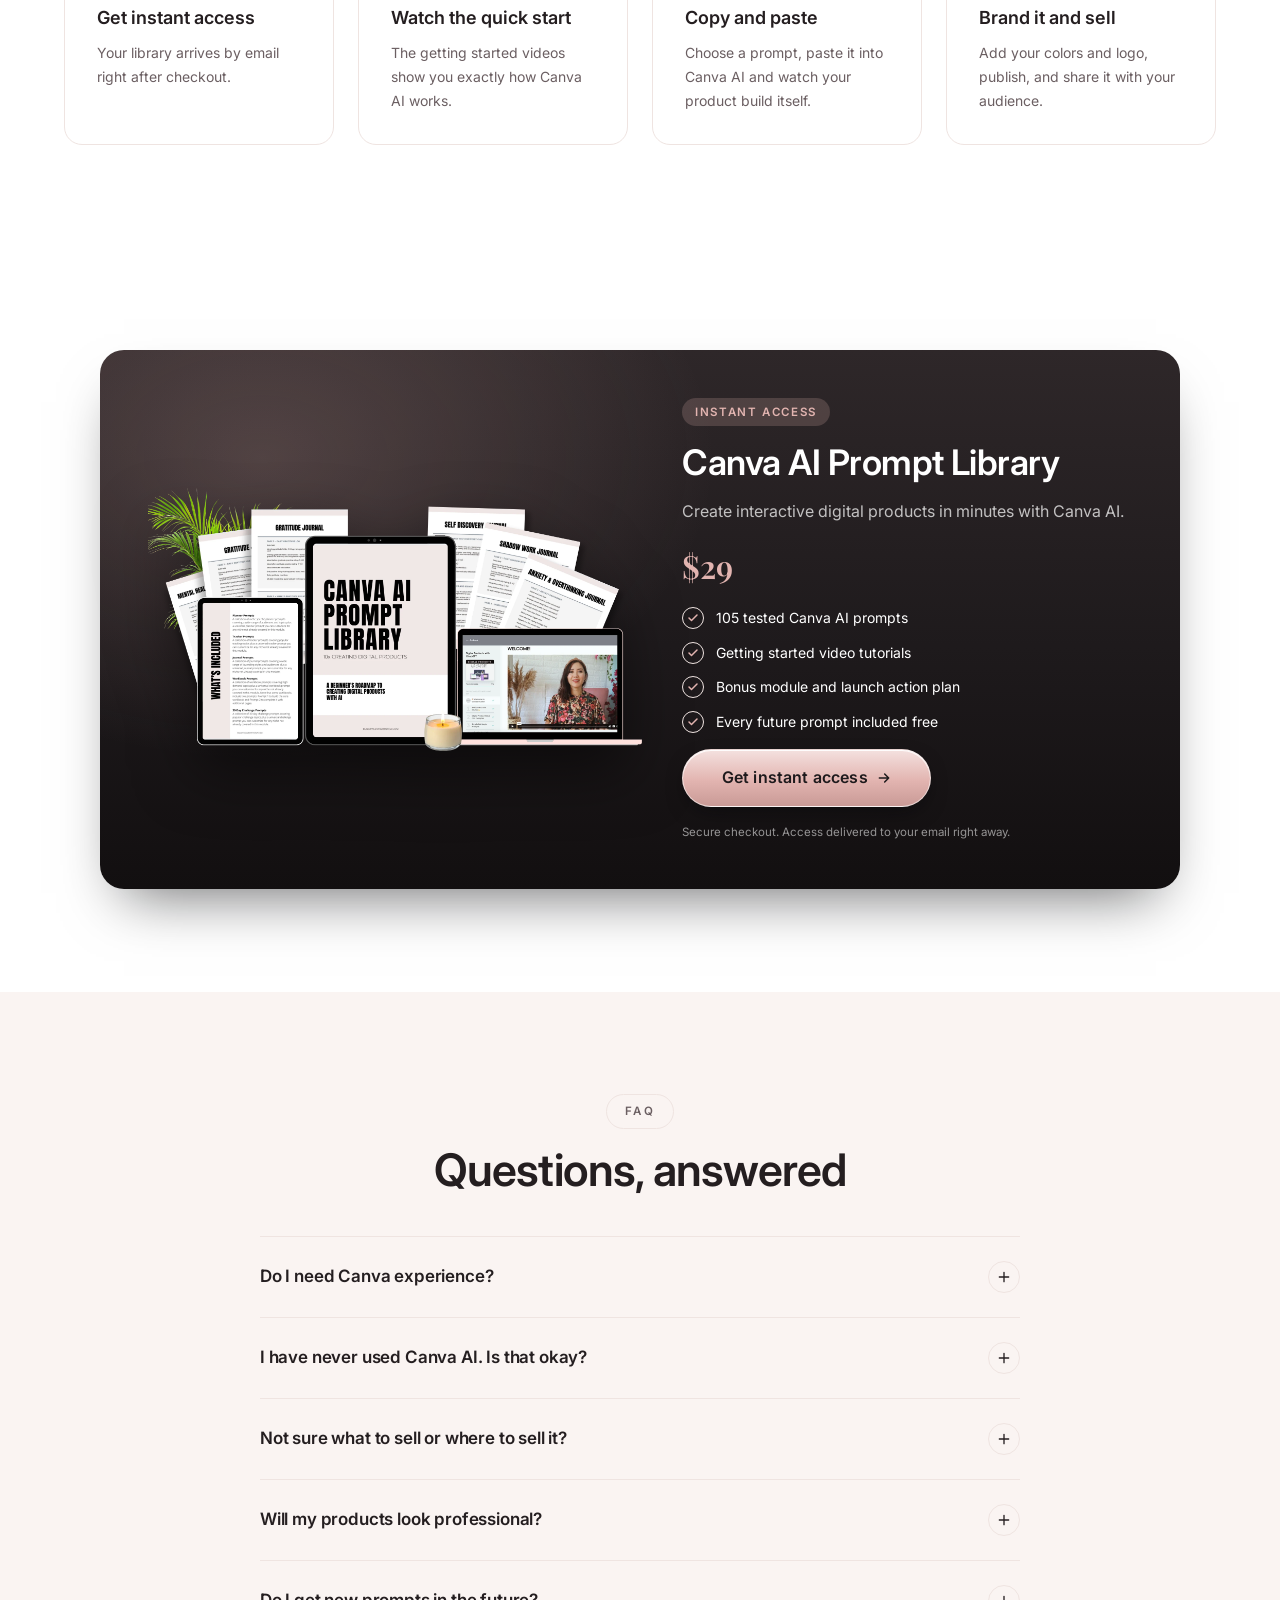
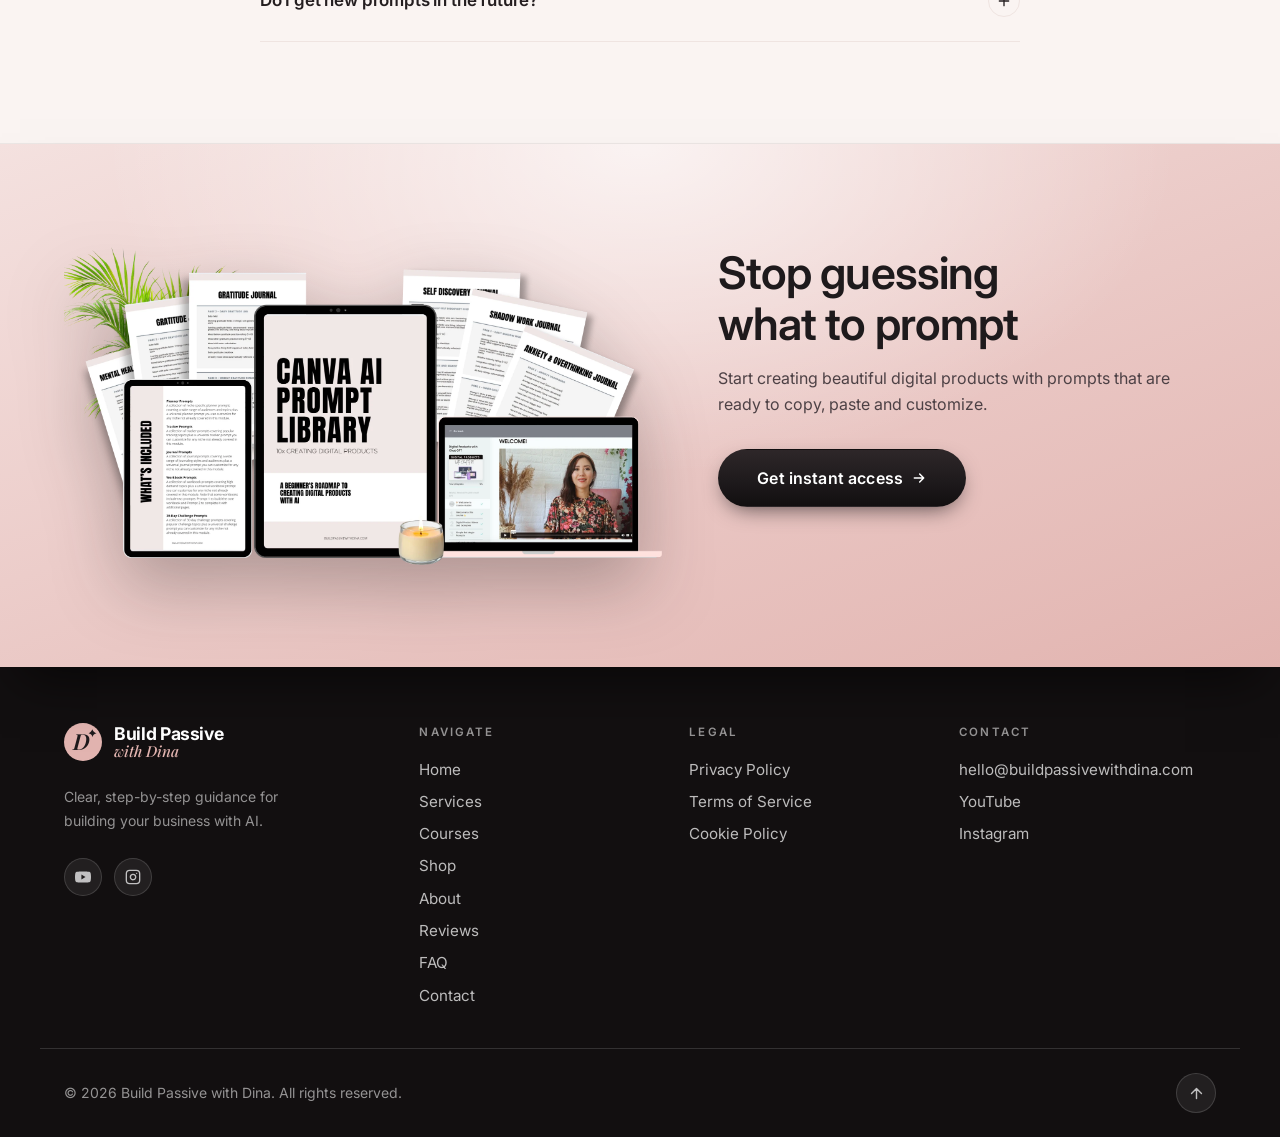
<file: canva-ai-prompt-library.html>
<!DOCTYPE html>
<html lang="en" data-theme="light">
<head>
  <meta charset="UTF-8">
  <meta name="viewport" content="width=device-width, initial-scale=1.0">
  <meta name="description" content="105 tested Canva AI prompts that turn complete beginners into digital product creators in minutes. Planners, trackers, journals, workbooks and more.">
  <meta name="theme-color" content="#1e1a1c">
  <meta property="og:title" content="Canva AI Prompt Library | Build Passive with Dina">
  <meta property="og:description" content="105 tested Canva AI prompts that turn complete beginners into digital product creators in minutes. Planners, trackers, journals, workbooks and more.">
  <meta property="og:image" content="assets/shop/canva-code-card.jpg">
  <link rel="icon" type="image/png" href="assets/favicon.png">
  <link rel="apple-touch-icon" href="assets/apple-touch-icon.png">

  <!-- Apply the saved theme before first paint to avoid a light flash
       for dark-mode users. Kept inline on purpose. -->
  <script>
    (function () {
      try {
        var t = localStorage.getItem("site-theme");
        if (t) document.documentElement.setAttribute("data-theme", t);
        else if (window.matchMedia("(prefers-color-scheme: dark)").matches)
          document.documentElement.setAttribute("data-theme", "dark");
      } catch (e) {}
    })();
  </script>
  <title>Canva AI Prompt Library | Build Passive with Dina</title>

  <!-- Fonts: Inter (all sans-serif). Swap the family in css/style.css → --font-base -->
  <link rel="preconnect" href="https://fonts.googleapis.com">
  <link rel="preconnect" href="https://fonts.gstatic.com" crossorigin>
  <link href="https://fonts.googleapis.com/css2?family=Inter:wght@400;500;600;700;800&display=swap" rel="stylesheet">

  <link rel="preload" href="assets/fonts/playfair-display-500-italic.woff2" as="font" type="font/woff2" crossorigin>
  <link rel="stylesheet" href="css/style.css?v=20261020">
</head>
<body>

  <a class="skip-link" href="#main">Skip to content</a>

  <header class="site-header" id="site-header">
    <div class="container header-inner">

      <a href="index.html" class="logo" aria-label="Build Passive with Dina, home">
        <svg class="logo-mark" viewBox="0 0 48 48" xmlns="http://www.w3.org/2000/svg" aria-hidden="true">
          <circle cx="24" cy="24" r="24"/>
          <text class="logo-mark-ink" x="22.5" y="33.5" text-anchor="middle" font-family="Playfair Display, Georgia, serif" font-style="italic" font-weight="600" font-size="28">D</text>
          <path class="logo-mark-ink" transform="translate(31 8) scale(.42)" d="M12 0c.6 5.6 6.4 11.4 12 12-5.6.6-11.4 6.4-12 12-.6-5.6-6.4-11.4-12-12C5.6 11.4 11.4.6 12 0z"/>
        </svg>
        <span class="logo-text">
          <span class="logo-text-main">Build Passive</span>
          <span class="logo-text-sub logo-accent">with Dina</span>
        </span>
      </a>

      <nav class="site-nav" id="site-nav" aria-label="Main navigation">
        <ul class="nav-list">
          <li><a href="index.html#services" class="nav-link">Services</a></li>
          <li><a href="index.html#courses" class="nav-link">Courses</a></li>
          <li><a href="index.html#about" class="nav-link">About</a></li>
          <li><a href="shop.html" class="nav-link">Shop</a></li>
          <li><a href="index.html#faq" class="nav-link">FAQ</a></li>
          <li><a href="index.html#contact" class="nav-link">Contact</a></li>
        </ul>
        <a href="index.html#contact" class="btn btn-primary btn-sm nav-cta">Work with Me</a>
      </nav>

      <div class="header-actions">
        <button class="theme-toggle" id="theme-toggle" aria-label="Toggle dark mode">
          <!-- Sun icon (shown in dark mode) -->
          <svg class="icon-sun" xmlns="http://www.w3.org/2000/svg" width="20" height="20" viewBox="0 0 24 24" fill="none" stroke="currentColor" stroke-width="2" stroke-linecap="round" stroke-linejoin="round" aria-hidden="true">
            <circle cx="12" cy="12" r="4"/><path d="M12 2v2M12 20v2M4.93 4.93l1.41 1.41M17.66 17.66l1.41 1.41M2 12h2M20 12h2M6.34 17.66l-1.41 1.41M19.07 4.93l-1.41 1.41"/>
          </svg>
          <!-- Moon icon (shown in light mode) -->
          <svg class="icon-moon" xmlns="http://www.w3.org/2000/svg" width="20" height="20" viewBox="0 0 24 24" fill="none" stroke="currentColor" stroke-width="2" stroke-linecap="round" stroke-linejoin="round" aria-hidden="true">
            <path d="M21 12.79A9 9 0 1 1 11.21 3 7 7 0 0 0 21 12.79z"/>
          </svg>
        </button>

        <button class="nav-toggle" id="nav-toggle" aria-label="Open menu" aria-expanded="false" aria-controls="site-nav">
          <span class="nav-toggle-bar"></span>
          <span class="nav-toggle-bar"></span>
          <span class="nav-toggle-bar"></span>
        </button>
      </div>

    </div>
  </header>

  <main id="main" tabindex="-1">

    <section class="cc-hero">
      <div class="container cc-hero-grid">
        <div class="cc-hero-text">
          <p class="hero-eyebrow animate-on-load" style="--delay: 0">Done-for-you Canva AI prompts</p>
          <h1 class="hero-title animate-on-load" style="--delay: 1">From prompt to product <span class="hero-title-accent">in minutes</span></h1>
          <p class="cc-hero-sub animate-on-load" style="--delay: 2"><strong>105 tested prompts</strong> that build planners, trackers, journals, workbooks and challenges for you. You could have a digital product ready to sell by tonight.</p>
          <div class="cc-hero-cta animate-on-load" style="--delay: 3">
            <a href="https://buildpassivewithdina.thrivecart.com/canva-ai-prompt-library/" class="btn btn-primary btn-lg buy-link">Get instant access <svg class="btn-arrow" xmlns="http://www.w3.org/2000/svg" width="16" height="16" viewBox="0 0 24 24" fill="none" stroke="currentColor" stroke-width="2.25" stroke-linecap="round" stroke-linejoin="round" aria-hidden="true"><path d="M5 12h14M13 6l6 6-6 6"/></svg></a>
            <span class="cc-price-line">Instant access &middot; Future prompts included</span>
          </div>
        </div>
        <div class="cc-hero-visual cc-mock-visual animate-on-load" style="--delay: 2">
          <div class="cc-hero-stage cc-mock-free">
            <img src="assets/products/canva-code-mockup.webp" width="1920" height="1021" alt="The Canva AI Prompt Library shown on tablets and a laptop with sample journal prompt pages" fetchpriority="high">
          </div>
        </div>
      </div>
    </section>

    <section class="logos cc-ticker" aria-label="Who it is for">
      <div class="marquee">
        <div class="marquee-track">
          <ul class="marquee-group"><li class="marquee-item wm-serif-italic">For Etsy sellers</li><li class="marquee-item wm-serif-italic">For coaches</li><li class="marquee-item wm-serif-italic">For course creators</li><li class="marquee-item wm-serif-italic">For small business owners</li><li class="marquee-item wm-serif-italic">For template sellers</li><li class="marquee-item wm-serif-italic">For freelancers</li><li class="marquee-item wm-serif-italic">For content creators</li><li class="marquee-item wm-serif-italic">For total beginners</li></ul>
          <ul class="marquee-group" aria-hidden="true"><li class="marquee-item wm-serif-italic">For Etsy sellers</li><li class="marquee-item wm-serif-italic">For coaches</li><li class="marquee-item wm-serif-italic">For course creators</li><li class="marquee-item wm-serif-italic">For small business owners</li><li class="marquee-item wm-serif-italic">For template sellers</li><li class="marquee-item wm-serif-italic">For freelancers</li><li class="marquee-item wm-serif-italic">For content creators</li><li class="marquee-item wm-serif-italic">For total beginners</li></ul>
        </div>
      </div>
    </section>

    <section class="section">
      <div class="container intro-split">
        <div class="animate-on-scroll">
          <span class="section-eyebrow">Sound familiar?</span>
          <h2 class="section-title align-left">You open Canva and have no idea where to begin</h2>
          <p class="about-text">You have wanted to sell digital products for a while. But every time you sit down, you spend hours trying to make something look professional, then give up before you finish. Meanwhile other creators seem to launch so fast.</p>
          <p class="intro-lead">It's not that you aren't creative enough. You just haven't used <em class="accent-serif">the right prompts.</em></p>
        </div>
        <div class="welcome-card animate-on-scroll">
          <span class="section-eyebrow">Welcome to</span>
          <h3>The Canva AI Prompt Library</h3>
          <p>The done-for-you prompt library that turns complete beginners into digital product creators in minutes. Every prompt is written and tested to produce a premium, interactive product in Canva AI.</p>
          <div class="welcome-steps"><span>Copy</span><span class="ws-dot"></span><span>Paste</span><span class="ws-dot"></span><span>Create</span></div>
        </div>
      </div>
    </section>

    <section class="section cc-stats">
      <div class="container animate-on-scroll">
        <!-- PROMPT COUNT: keep these numbers up to date -->
        <h2 class="stats-line"><span>105 prompts.</span> <span>5 product types.</span> <span><em>One</em> copy and paste.</span></h2>
        <p class="section-subtitle">Planners, trackers, journals, workbooks and 30 day challenges, plus a universal prompt in every category so you can create for any niche.</p>
      </div>
    </section>

    <section class="section section-alt" id="examples">
      <div class="container">
        <div class="section-head animate-on-scroll">
          <span class="section-eyebrow">What you can create</span>
          <h2 class="section-title">Just a peek at what is possible</h2>
          <p class="section-subtitle">Every one of these product styles can be made with a prompt from the library. Pick a prompt, paste it into Canva AI, then add your own branding.</p>
        </div>
        <div class="ex-grid">
          <figure class="ex-card animate-on-scroll">
            <div class="ex-img"><img src="assets/examples/budget-planner.jpg" alt="Example Budget Planner design" loading="lazy" decoding="async"></div>
            <figcaption>Budget Planner</figcaption>
          </figure>
          <figure class="ex-card animate-on-scroll">
            <div class="ex-img"><img src="assets/examples/wedding-planner.jpg" alt="Example Wedding Planner design" loading="lazy" decoding="async"></div>
            <figcaption>Wedding Planner</figcaption>
          </figure>
          <figure class="ex-card animate-on-scroll">
            <div class="ex-img"><img src="assets/examples/teacher-planner.jpg" alt="Example Teacher Planner design" loading="lazy" decoding="async"></div>
            <figcaption>Teacher Planner</figcaption>
          </figure>
          <figure class="ex-card animate-on-scroll">
            <div class="ex-img"><img src="assets/examples/habit-tracker.jpg" alt="Example Habit Tracker design" loading="lazy" decoding="async"></div>
            <figcaption>Habit Tracker</figcaption>
          </figure>
          <figure class="ex-card animate-on-scroll">
            <div class="ex-img"><img src="assets/examples/mood-tracker.jpg" alt="Example Mood Tracker design" loading="lazy" decoding="async"></div>
            <figcaption>Mood Tracker</figcaption>
          </figure>
          <figure class="ex-card animate-on-scroll">
            <div class="ex-img"><img src="assets/examples/manifestation-journal.jpg" alt="Example Manifestation Journal design" loading="lazy" decoding="async"></div>
            <figcaption>Manifestation Journal</figcaption>
          </figure>
          <figure class="ex-card animate-on-scroll">
            <div class="ex-img"><img src="assets/examples/shadow-work-journal.jpg" alt="Example Shadow Work Journal design" loading="lazy" decoding="async"></div>
            <figcaption>Shadow Work Journal</figcaption>
          </figure>
          <figure class="ex-card animate-on-scroll">
            <div class="ex-img"><img src="assets/examples/mindset-workbook.jpg" alt="Example Mindset Workbook design" loading="lazy" decoding="async"></div>
            <figcaption>Mindset Workbook</figcaption>
          </figure>
          <figure class="ex-card animate-on-scroll">
            <div class="ex-img"><img src="assets/examples/savings-challenge.jpg" alt="Example Savings Challenge design" loading="lazy" decoding="async"></div>
            <figcaption>Savings Challenge</figcaption>
          </figure>
          <figure class="ex-card animate-on-scroll">
            <div class="ex-img"><img src="assets/examples/self-care-challenge.jpg" alt="Example Self Care Challenge design" loading="lazy" decoding="async"></div>
            <figcaption>Self Care Challenge</figcaption>
          </figure>
        </div>
        <p class="placeholder-note">Example designs for illustration. Your finished products will reflect your own colors, branding and edits.</p>
      </div>
    </section>

    <section class="section bonus-section">
      <div class="container">
        <div class="section-head animate-on-scroll">
          <span class="section-eyebrow">Everything you need</span>
          <h2 class="section-title">More than a list of prompts</h2>
          <p class="section-subtitle">You get the prompts, the training and the launch plan, all in one place.</p>
        </div>
        <div class="bonus-grid animate-on-scroll">
          <div class="bonus-card">
            <span class="bonus-tag bonus-inc">Included</span>
            <span class="info-icon"><svg xmlns="http://www.w3.org/2000/svg" width="24" height="24" viewBox="0 0 24 24" fill="none" stroke="currentColor" stroke-width="1.8" stroke-linecap="round" stroke-linejoin="round" aria-hidden="true"><rect x="2" y="5" width="15" height="14" rx="3"/><path d="m22 8-5 4 5 4z"/></svg></span>
            <h3>Getting Started Videos</h3>
            <p>Step-by-step tutorials on using Canva AI, getting the best results, and publishing and password protecting your product.</p>
          </div>
          <div class="bonus-card">
            <span class="bonus-tag">Bonus</span>
            <span class="info-icon"><svg xmlns="http://www.w3.org/2000/svg" width="24" height="24" viewBox="0 0 24 24" fill="none" stroke="currentColor" stroke-width="1.8" stroke-linecap="round" stroke-linejoin="round" aria-hidden="true"><path d="M9 3 3 6v15l6-3 6 3 6-3V3l-6 3z"/><path d="M9 3v15M15 6v15"/></svg></span>
            <h3>Niche Down Any Prompt</h3>
            <p>Turn one prompt into dozens of products by tailoring it to any audience or topic.</p>
          </div>
          <div class="bonus-card">
            <span class="bonus-tag">Bonus</span>
            <span class="info-icon"><svg xmlns="http://www.w3.org/2000/svg" width="24" height="24" viewBox="0 0 24 24" fill="none" stroke="currentColor" stroke-width="1.8" stroke-linecap="round" stroke-linejoin="round" aria-hidden="true"><path d="M12 3v3M12 18v3M3 12h3M18 12h3M5.6 5.6l2.1 2.1M16.3 16.3l2.1 2.1M5.6 18.4l2.1-2.1M16.3 7.7l2.1-2.1"/></svg></span>
            <h3>Troubleshooting Guide</h3>
            <p>Quick fixes when your output needs a little polish, so you never get stuck.</p>
          </div>
          <div class="bonus-card">
            <span class="bonus-tag">Bonus</span>
            <span class="info-icon"><svg xmlns="http://www.w3.org/2000/svg" width="24" height="24" viewBox="0 0 24 24" fill="none" stroke="currentColor" stroke-width="1.8" stroke-linecap="round" stroke-linejoin="round" aria-hidden="true"><circle cx="9" cy="21" r="1"/><circle cx="20" cy="21" r="1"/><path d="M1 1h4l2.7 13.4a2 2 0 0 0 2 1.6h9.7a2 2 0 0 0 2-1.6L23 6H6"/></svg></span>
            <h3>Publish and Sell</h3>
            <p>Where to sell, how to deliver, and a complete action plan for launching your first product.</p>
          </div>
          <div class="bonus-card bonus-wide">
            <span class="bonus-tag bonus-inc">Always growing</span>
            <h3>New prompts added regularly</h3>
            <p>Buy once and every future prompt is included at no extra cost.</p>
          </div>
        </div>
      </div>
    </section>

    <section class="section section-alt">
      <div class="container">
        <div class="section-head animate-on-scroll">
          <span class="section-eyebrow">Is this for you?</span>
          <h2 class="section-title">This is for you if...</h2>
          
        </div>
        <ul class="fit-list animate-on-scroll">
          <li><span class="about-check" aria-hidden="true"><svg xmlns="http://www.w3.org/2000/svg" width="12" height="12" viewBox="0 0 24 24" fill="none" stroke="currentColor" stroke-width="3" stroke-linecap="round" stroke-linejoin="round"><path d="M20 6 9 17l-5-5"/></svg></span><span>You want to create digital products but have no idea where to start</span></li>
          <li><span class="about-check" aria-hidden="true"><svg xmlns="http://www.w3.org/2000/svg" width="12" height="12" viewBox="0 0 24 24" fill="none" stroke="currentColor" stroke-width="3" stroke-linecap="round" stroke-linejoin="round"><path d="M20 6 9 17l-5-5"/></svg></span><span>You have little to no design or Canva experience</span></li>
          <li><span class="about-check" aria-hidden="true"><svg xmlns="http://www.w3.org/2000/svg" width="12" height="12" viewBox="0 0 24 24" fill="none" stroke="currentColor" stroke-width="3" stroke-linecap="round" stroke-linejoin="round"><path d="M20 6 9 17l-5-5"/></svg></span><span>You don't know how to write prompts that actually work</span></li>
          <li><span class="about-check" aria-hidden="true"><svg xmlns="http://www.w3.org/2000/svg" width="12" height="12" viewBox="0 0 24 24" fill="none" stroke="currentColor" stroke-width="3" stroke-linecap="round" stroke-linejoin="round"><path d="M20 6 9 17l-5-5"/></svg></span><span>You are an existing creator who wants to build products faster</span></li>
          <li><span class="about-check" aria-hidden="true"><svg xmlns="http://www.w3.org/2000/svg" width="12" height="12" viewBox="0 0 24 24" fill="none" stroke="currentColor" stroke-width="3" stroke-linecap="round" stroke-linejoin="round"><path d="M20 6 9 17l-5-5"/></svg></span><span>You are ready to stop overthinking and start creating</span></li>
        </ul>
      </div>
    </section>

    <section class="section">
      <div class="container">
        <div class="section-head animate-on-scroll">
          <span class="section-eyebrow">How it works</span>
          <h2 class="section-title">Your first product, in four easy steps</h2>
          
        </div>
        <ol class="steps steps-4 animate-on-scroll">
          <li><h3>Get instant access</h3><p>Your library arrives by email right after checkout.</p></li>
          <li><h3>Watch the quick start</h3><p>The getting started videos show you exactly how Canva AI works.</p></li>
          <li><h3>Copy and paste</h3><p>Choose a prompt, paste it into Canva AI and watch your product build itself.</p></li>
          <li><h3>Brand it and sell</h3><p>Add your colors and logo, publish, and share it with your audience.</p></li>
        </ol>
      </div>
    </section>


    <section class="section buy-section" id="buy">
      <div class="container">
        <div class="buy-box animate-on-scroll">
          <div class="buy-box-media">
            <img src="assets/products/canva-code-mockup.webp" width="1920" height="1021" alt="" loading="lazy" decoding="async">
          </div>
          <div class="buy-box-body">
            <span class="package-tag">Instant access</span>
            <h2>Canva AI Prompt Library</h2>
            <p>Create interactive digital products in minutes with Canva AI.</p>
            <div class="buy-price">$29</div>
            <ul>
              <li><span class="about-check" aria-hidden="true"><svg xmlns="http://www.w3.org/2000/svg" width="12" height="12" viewBox="0 0 24 24" fill="none" stroke="currentColor" stroke-width="3" stroke-linecap="round" stroke-linejoin="round"><path d="M20 6 9 17l-5-5"/></svg></span><span>105 tested Canva AI prompts</span></li>
              <li><span class="about-check" aria-hidden="true"><svg xmlns="http://www.w3.org/2000/svg" width="12" height="12" viewBox="0 0 24 24" fill="none" stroke="currentColor" stroke-width="3" stroke-linecap="round" stroke-linejoin="round"><path d="M20 6 9 17l-5-5"/></svg></span><span>Getting started video tutorials</span></li>
              <li><span class="about-check" aria-hidden="true"><svg xmlns="http://www.w3.org/2000/svg" width="12" height="12" viewBox="0 0 24 24" fill="none" stroke="currentColor" stroke-width="3" stroke-linecap="round" stroke-linejoin="round"><path d="M20 6 9 17l-5-5"/></svg></span><span>Bonus module and launch action plan</span></li>
              <li><span class="about-check" aria-hidden="true"><svg xmlns="http://www.w3.org/2000/svg" width="12" height="12" viewBox="0 0 24 24" fill="none" stroke="currentColor" stroke-width="3" stroke-linecap="round" stroke-linejoin="round"><path d="M20 6 9 17l-5-5"/></svg></span><span>Every future prompt included free</span></li>
            </ul>
            <a href="https://buildpassivewithdina.thrivecart.com/canva-ai-prompt-library/" class="btn btn-primary btn-lg buy-link">Get instant access <svg class="btn-arrow" xmlns="http://www.w3.org/2000/svg" width="16" height="16" viewBox="0 0 24 24" fill="none" stroke="currentColor" stroke-width="2.25" stroke-linecap="round" stroke-linejoin="round" aria-hidden="true"><path d="M5 12h14M13 6l6 6-6 6"/></svg></a>
            <p class="buy-note">Secure checkout. Access delivered to your email right away.</p>
          </div>
        </div>
      </div>
    </section>

    <section class="section faq section-alt" id="faq">
      <div class="container">
        <div class="faq-header animate-on-scroll">
          <span class="section-eyebrow">FAQ</span>
          <h2 class="section-title">Questions, answered</h2>
        </div>
        <div class="faq-list animate-on-scroll">
          <div class="faq-item">
            <h3 class="faq-heading">
              <button class="faq-question" aria-expanded="false" aria-controls="faq-panel-1">
                Do I need Canva experience?
                <span class="faq-icon" aria-hidden="true"><svg xmlns="http://www.w3.org/2000/svg" width="16" height="16" viewBox="0 0 24 24" fill="none" stroke="currentColor" stroke-width="2" stroke-linecap="round" stroke-linejoin="round"><path d="M12 5v14M5 12h14"/></svg></span>
              </button>
            </h3>
            <div class="faq-answer" id="faq-panel-1">
              <div class="faq-answer-inner">
                <p>No. The getting started module walks you through everything from scratch, step by step.</p>
              </div>
            </div>
          </div>
          <div class="faq-item">
            <h3 class="faq-heading">
              <button class="faq-question" aria-expanded="false" aria-controls="faq-panel-2">
                I have never used Canva AI. Is that okay?
                <span class="faq-icon" aria-hidden="true"><svg xmlns="http://www.w3.org/2000/svg" width="16" height="16" viewBox="0 0 24 24" fill="none" stroke="currentColor" stroke-width="2" stroke-linecap="round" stroke-linejoin="round"><path d="M12 5v14M5 12h14"/></svg></span>
              </button>
            </h3>
            <div class="faq-answer" id="faq-panel-2">
              <div class="faq-answer-inner">
                <p>Yes. A full video tutorial shows you exactly what to do before you touch a single prompt.</p>
              </div>
            </div>
          </div>
          <div class="faq-item">
            <h3 class="faq-heading">
              <button class="faq-question" aria-expanded="false" aria-controls="faq-panel-3">
                Not sure what to sell or where to sell it?
                <span class="faq-icon" aria-hidden="true"><svg xmlns="http://www.w3.org/2000/svg" width="16" height="16" viewBox="0 0 24 24" fill="none" stroke="currentColor" stroke-width="2" stroke-linecap="round" stroke-linejoin="round"><path d="M12 5v14M5 12h14"/></svg></span>
              </button>
            </h3>
            <div class="faq-answer" id="faq-panel-3">
              <div class="faq-answer-inner">
                <p>The bonus module covers both in detail, including a complete action plan for launching your first digital product.</p>
              </div>
            </div>
          </div>
          <div class="faq-item">
            <h3 class="faq-heading">
              <button class="faq-question" aria-expanded="false" aria-controls="faq-panel-4">
                Will my products look professional?
                <span class="faq-icon" aria-hidden="true"><svg xmlns="http://www.w3.org/2000/svg" width="16" height="16" viewBox="0 0 24 24" fill="none" stroke="currentColor" stroke-width="2" stroke-linecap="round" stroke-linejoin="round"><path d="M12 5v14M5 12h14"/></svg></span>
              </button>
            </h3>
            <div class="faq-answer" id="faq-panel-4">
              <div class="faq-answer-inner">
                <p>Canva AI does the designing. You just add your branding.</p>
              </div>
            </div>
          </div>
          <div class="faq-item">
            <h3 class="faq-heading">
              <button class="faq-question" aria-expanded="false" aria-controls="faq-panel-5">
                Do I get new prompts in the future?
                <span class="faq-icon" aria-hidden="true"><svg xmlns="http://www.w3.org/2000/svg" width="16" height="16" viewBox="0 0 24 24" fill="none" stroke="currentColor" stroke-width="2" stroke-linecap="round" stroke-linejoin="round"><path d="M12 5v14M5 12h14"/></svg></span>
              </button>
            </h3>
            <div class="faq-answer" id="faq-panel-5">
              <div class="faq-answer-inner">
                <p>Yes. New prompts are added regularly, and every new addition is included in your purchase at no extra cost.</p>
              </div>
            </div>
          </div>
        </div>
      </div>
    </section>

    <section class="section cta-band et-cta">
      <div class="container et-cta-grid">
        <div class="et-cta-media animate-on-scroll">
          <img src="assets/products/canva-code-mockup.webp" width="1920" height="1021" alt="The Canva AI Prompt Library shown on tablets and a laptop" loading="lazy" decoding="async">
        </div>
        <div class="et-cta-text animate-on-scroll">
          <h2 class="section-title">Stop guessing what to prompt</h2>
          <p>Start creating beautiful digital products with prompts that are ready to copy, paste and customize.</p>
          <div class="hero-actions"><a href="https://buildpassivewithdina.thrivecart.com/canva-ai-prompt-library/" class="btn btn-primary btn-lg buy-link">Get instant access <svg class="btn-arrow" xmlns="http://www.w3.org/2000/svg" width="16" height="16" viewBox="0 0 24 24" fill="none" stroke="currentColor" stroke-width="2.25" stroke-linecap="round" stroke-linejoin="round" aria-hidden="true"><path d="M5 12h14M13 6l6 6-6 6"/></svg></a></div>
        </div>
      </div>
    </section>

  </main>

  <footer class="site-footer">
    <div class="container footer-grid">

      <div class="footer-brand">
        <a href="index.html" class="logo" aria-label="Build Passive with Dina, back to top">
        <svg class="logo-mark" viewBox="0 0 48 48" xmlns="http://www.w3.org/2000/svg" aria-hidden="true">
          <circle cx="24" cy="24" r="24"/>
          <text class="logo-mark-ink" x="22.5" y="33.5" text-anchor="middle" font-family="Playfair Display, Georgia, serif" font-style="italic" font-weight="600" font-size="28">D</text>
          <path class="logo-mark-ink" transform="translate(31 8) scale(.42)" d="M12 0c.6 5.6 6.4 11.4 12 12-5.6.6-11.4 6.4-12 12-.6-5.6-6.4-11.4-12-12C5.6 11.4 11.4.6 12 0z"/>
        </svg>
        <span class="logo-text">
          <span class="logo-text-main">Build Passive</span>
          <span class="logo-text-sub logo-accent">with Dina</span>
        </span>
        </a>
        <p class="footer-tagline">
          Clear, step-by-step guidance for building your business with AI.
        </p>
        <div class="footer-social">
          <a href="https://www.youtube.com/@BuildPassivewithDina" target="_blank" rel="noopener" class="footer-social-link" aria-label="YouTube">
            <svg xmlns="http://www.w3.org/2000/svg" width="16" height="16" viewBox="0 0 24 24" fill="currentColor" aria-hidden="true"><path d="M23.5 6.2a3 3 0 0 0-2.1-2.1C19.5 3.6 12 3.6 12 3.6s-7.5 0-9.4.5A3 3 0 0 0 .5 6.2 31 31 0 0 0 0 12a31 31 0 0 0 .5 5.8 3 3 0 0 0 2.1 2.1c1.9.5 9.4.5 9.4.5s7.5 0 9.4-.5a3 3 0 0 0 2.1-2.1A31 31 0 0 0 24 12a31 31 0 0 0-.5-5.8zM9.6 15.6V8.4l6.2 3.6-6.2 3.6z"/></svg>
          </a>
          <a href="https://www.instagram.com/buildpassivewithdina/" target="_blank" rel="noopener" class="footer-social-link" aria-label="Instagram">
            <svg xmlns="http://www.w3.org/2000/svg" width="16" height="16" viewBox="0 0 24 24" fill="none" stroke="currentColor" stroke-width="2" stroke-linecap="round" stroke-linejoin="round" aria-hidden="true"><rect x="2" y="2" width="20" height="20" rx="5"/><path d="M16 11.37a4 4 0 1 1-7.91 1.17 4 4 0 0 1 7.91-1.17z"/><path d="M17.5 6.5h.01"/></svg>
          </a>
        </div>
      </div>

      <nav class="footer-col" aria-label="Footer navigation">
        <h3 class="footer-heading">Navigate</h3>
        <ul class="footer-links">
          <li><a href="index.html">Home</a></li>
          <li><a href="index.html#services">Services</a></li>
          <li><a href="index.html#courses">Courses</a></li>
          <li><a href="shop.html">Shop</a></li>
          <li><a href="index.html#about">About</a></li>
          <li><a href="index.html#reviews">Reviews</a></li>
          <li><a href="index.html#faq">FAQ</a></li>
          <li><a href="index.html#contact">Contact</a></li>
        </ul>
      </nav>

      <div class="footer-col">
        <h3 class="footer-heading">Legal</h3>
        <ul class="footer-links">
          <li><a href="#">Privacy Policy</a></li>
          <li><a href="#">Terms of Service</a></li>
          <li><a href="#">Cookie Policy</a></li>
        </ul>
      </div>

      <div class="footer-col">
        <h3 class="footer-heading">Contact</h3>
        <ul class="footer-links">
          <li><a href="mailto:hello@buildpassivewithdina.com">hello@buildpassivewithdina.com</a></li>
          <li><a href="https://www.youtube.com/@BuildPassivewithDina" target="_blank" rel="noopener">YouTube</a></li>
          <li><a href="https://www.instagram.com/buildpassivewithdina/" target="_blank" rel="noopener">Instagram</a></li>
        </ul>
      </div>

    </div>

    <div class="container footer-bottom">
      <p>&copy; 2026 Build Passive with Dina. All rights reserved.</p>
      <a href="index.html" class="footer-top-btn" aria-label="Back to top">
        <svg xmlns="http://www.w3.org/2000/svg" width="17" height="17" viewBox="0 0 24 24" fill="none" stroke="currentColor" stroke-width="2" stroke-linecap="round" stroke-linejoin="round" aria-hidden="true"><path d="M12 19V5M5 12l7-7 7 7"/></svg>
      </a>
    </div>

  </footer>

  <script src="js/main.js"></script>
</body>
</html>
</file>
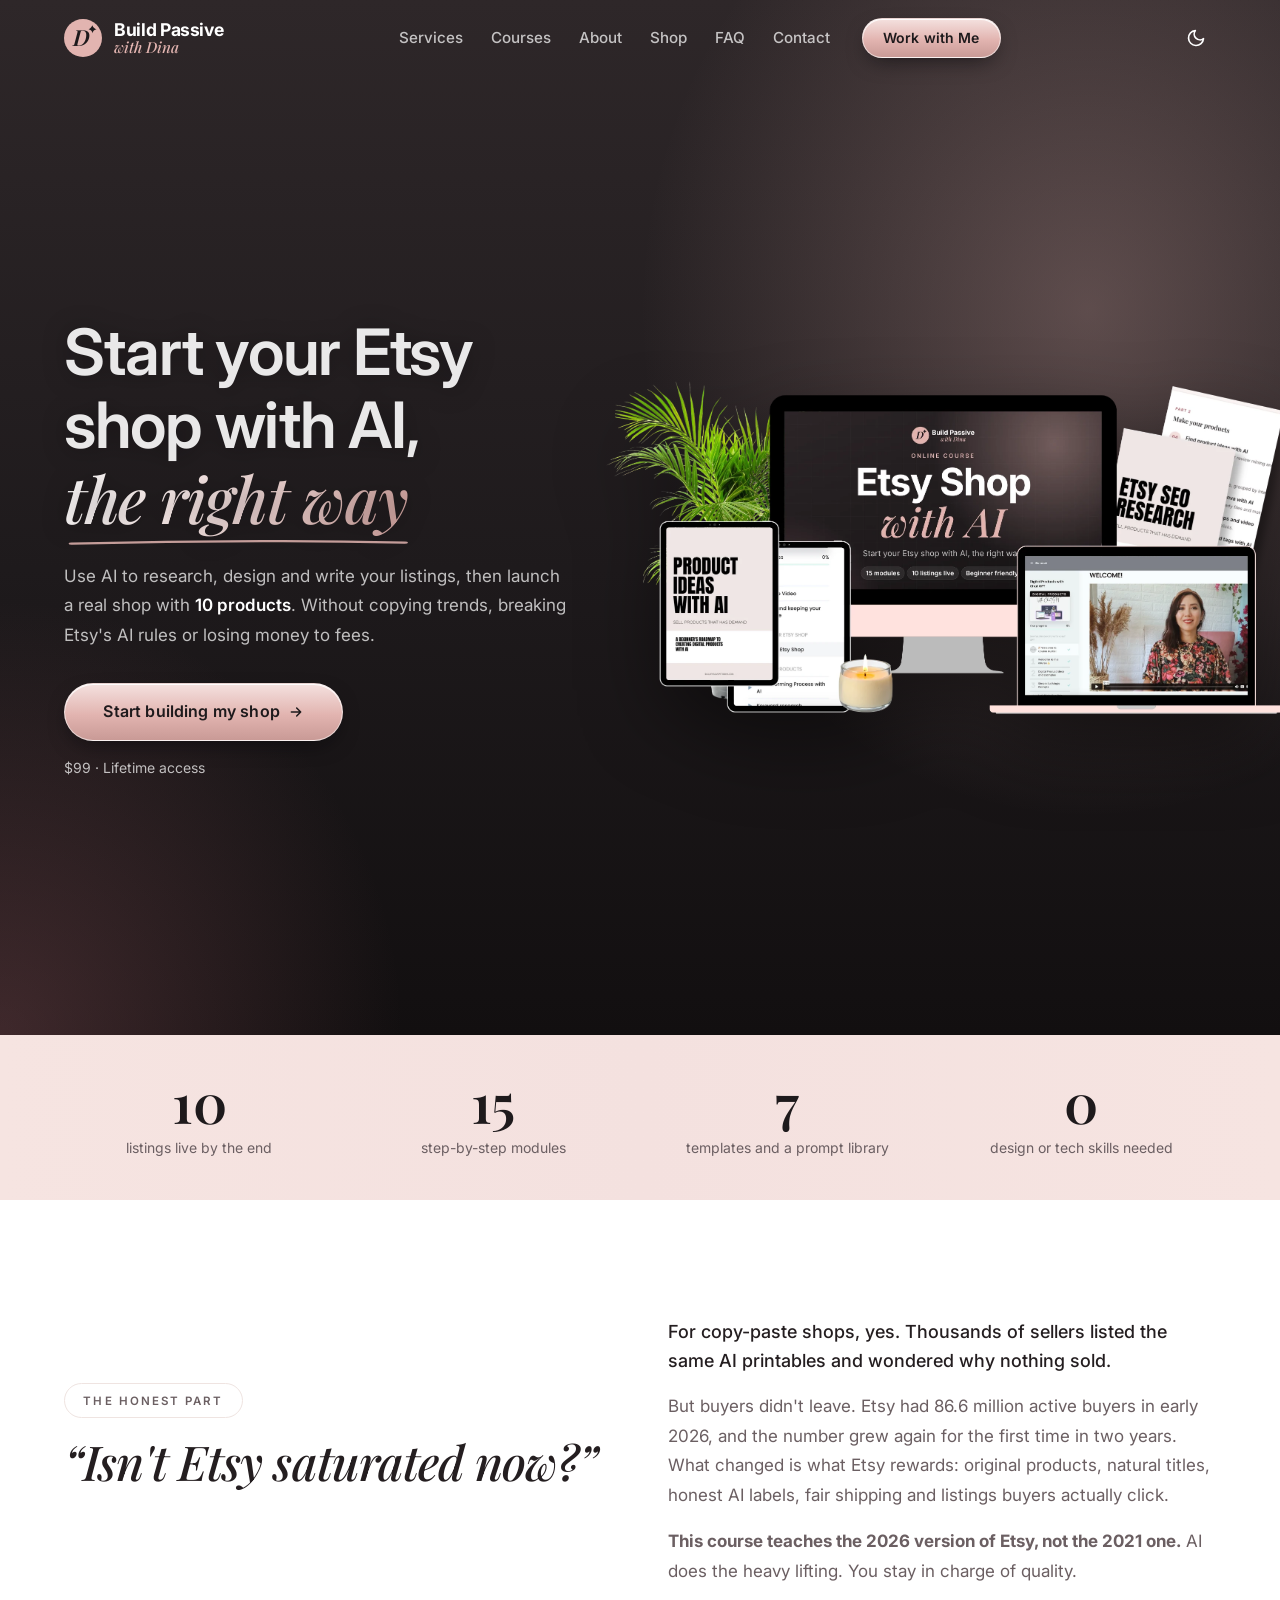
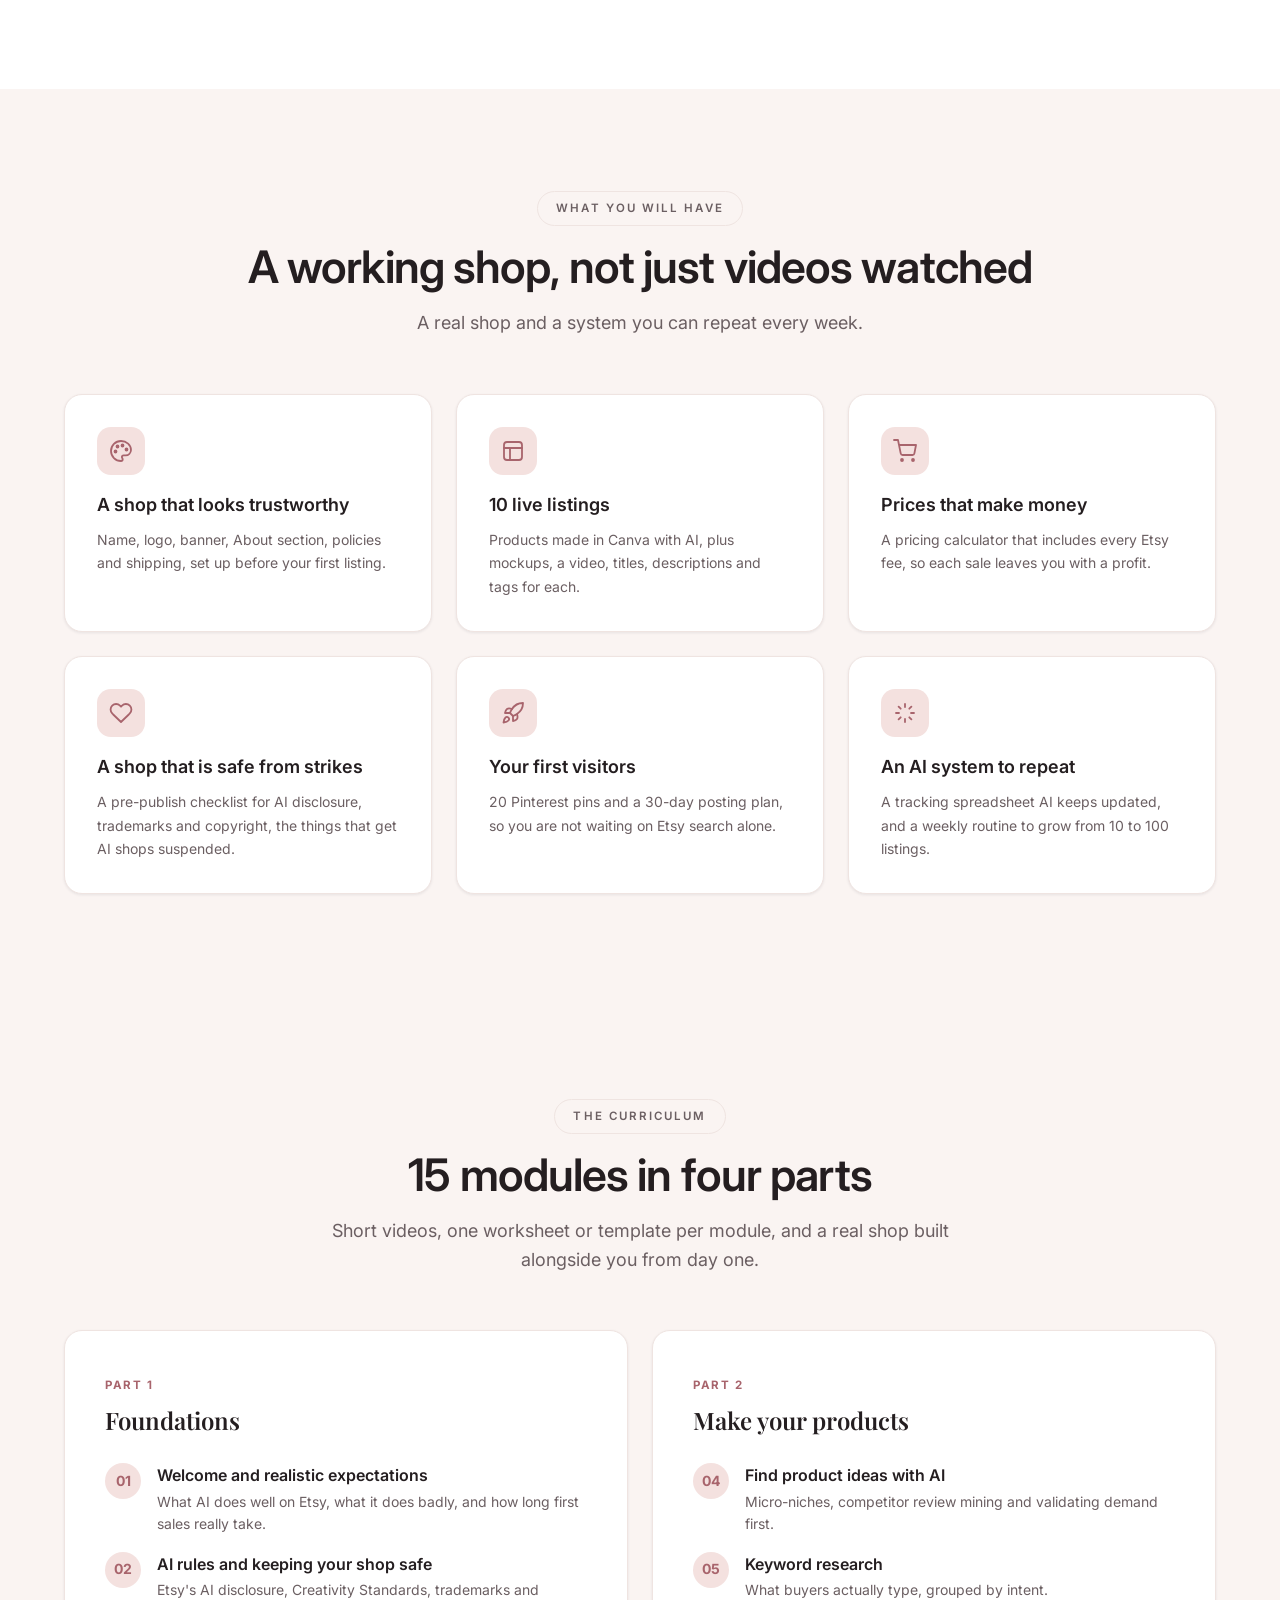
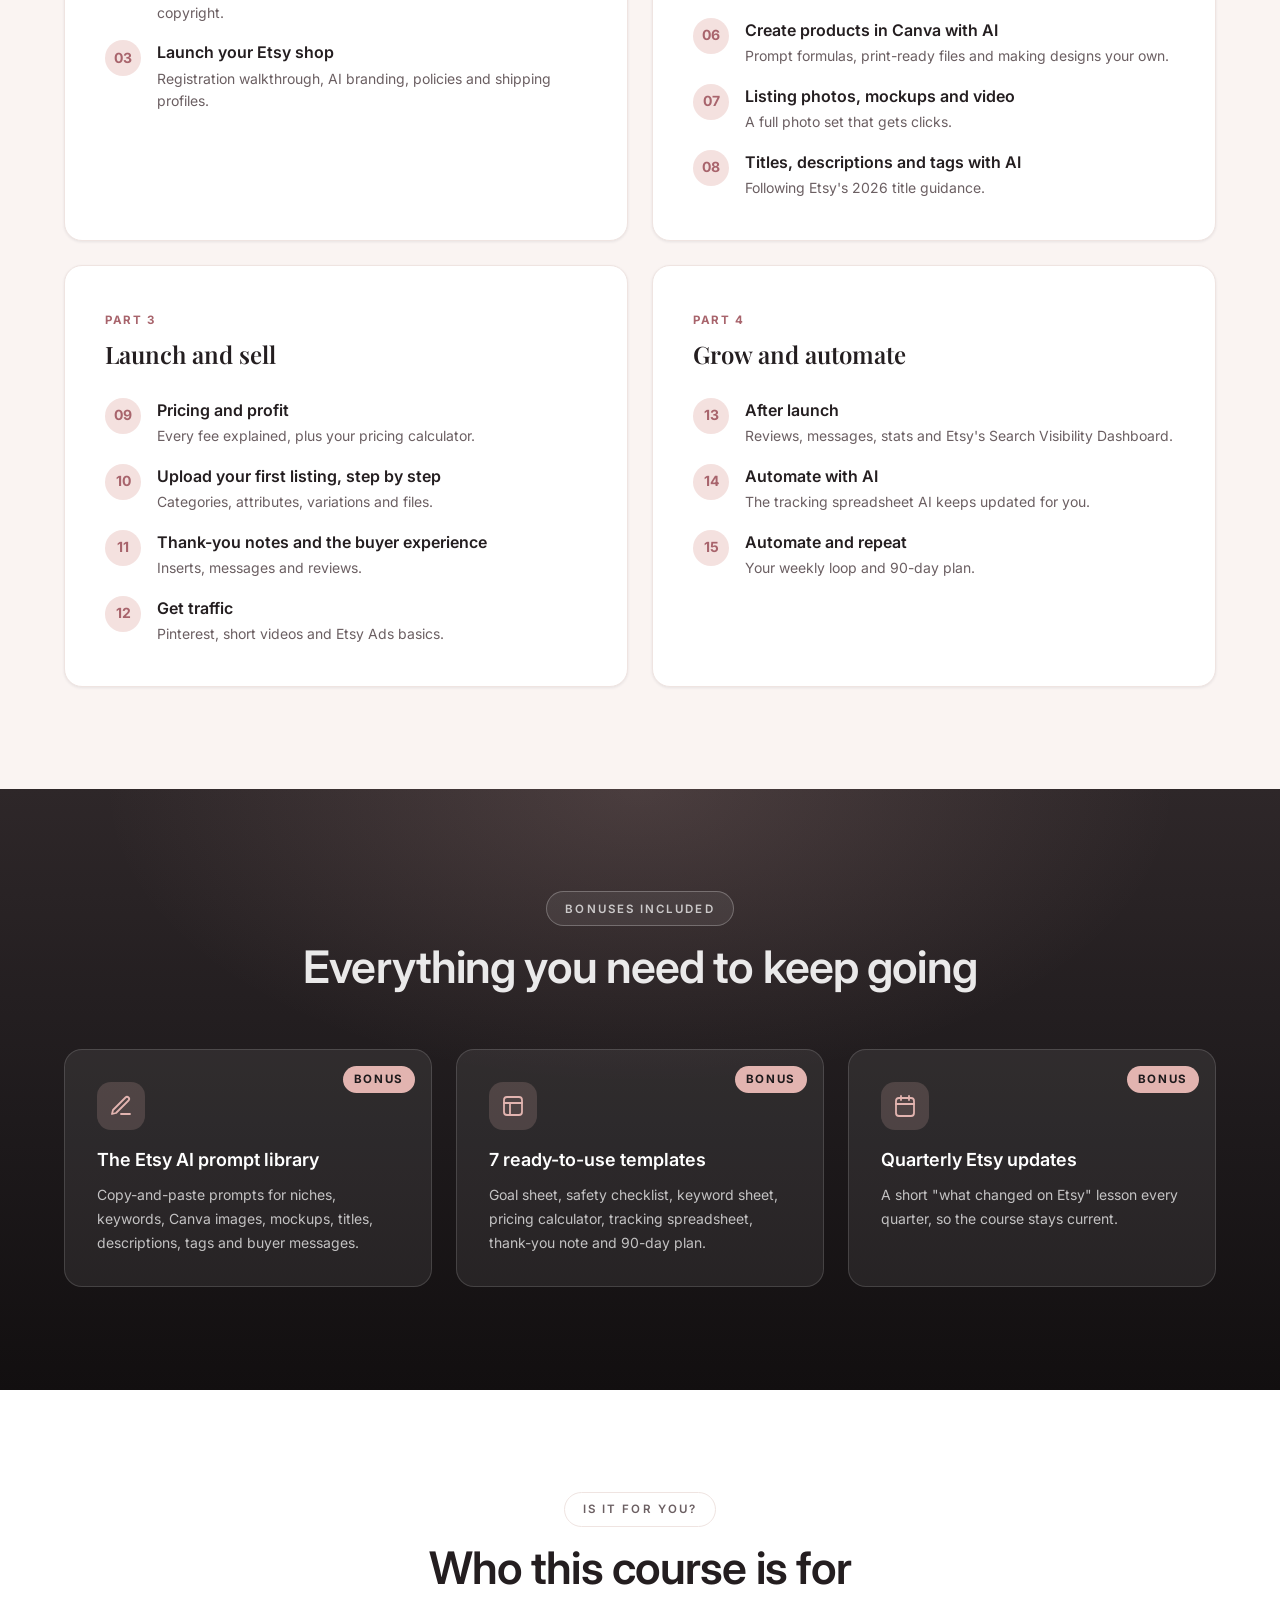
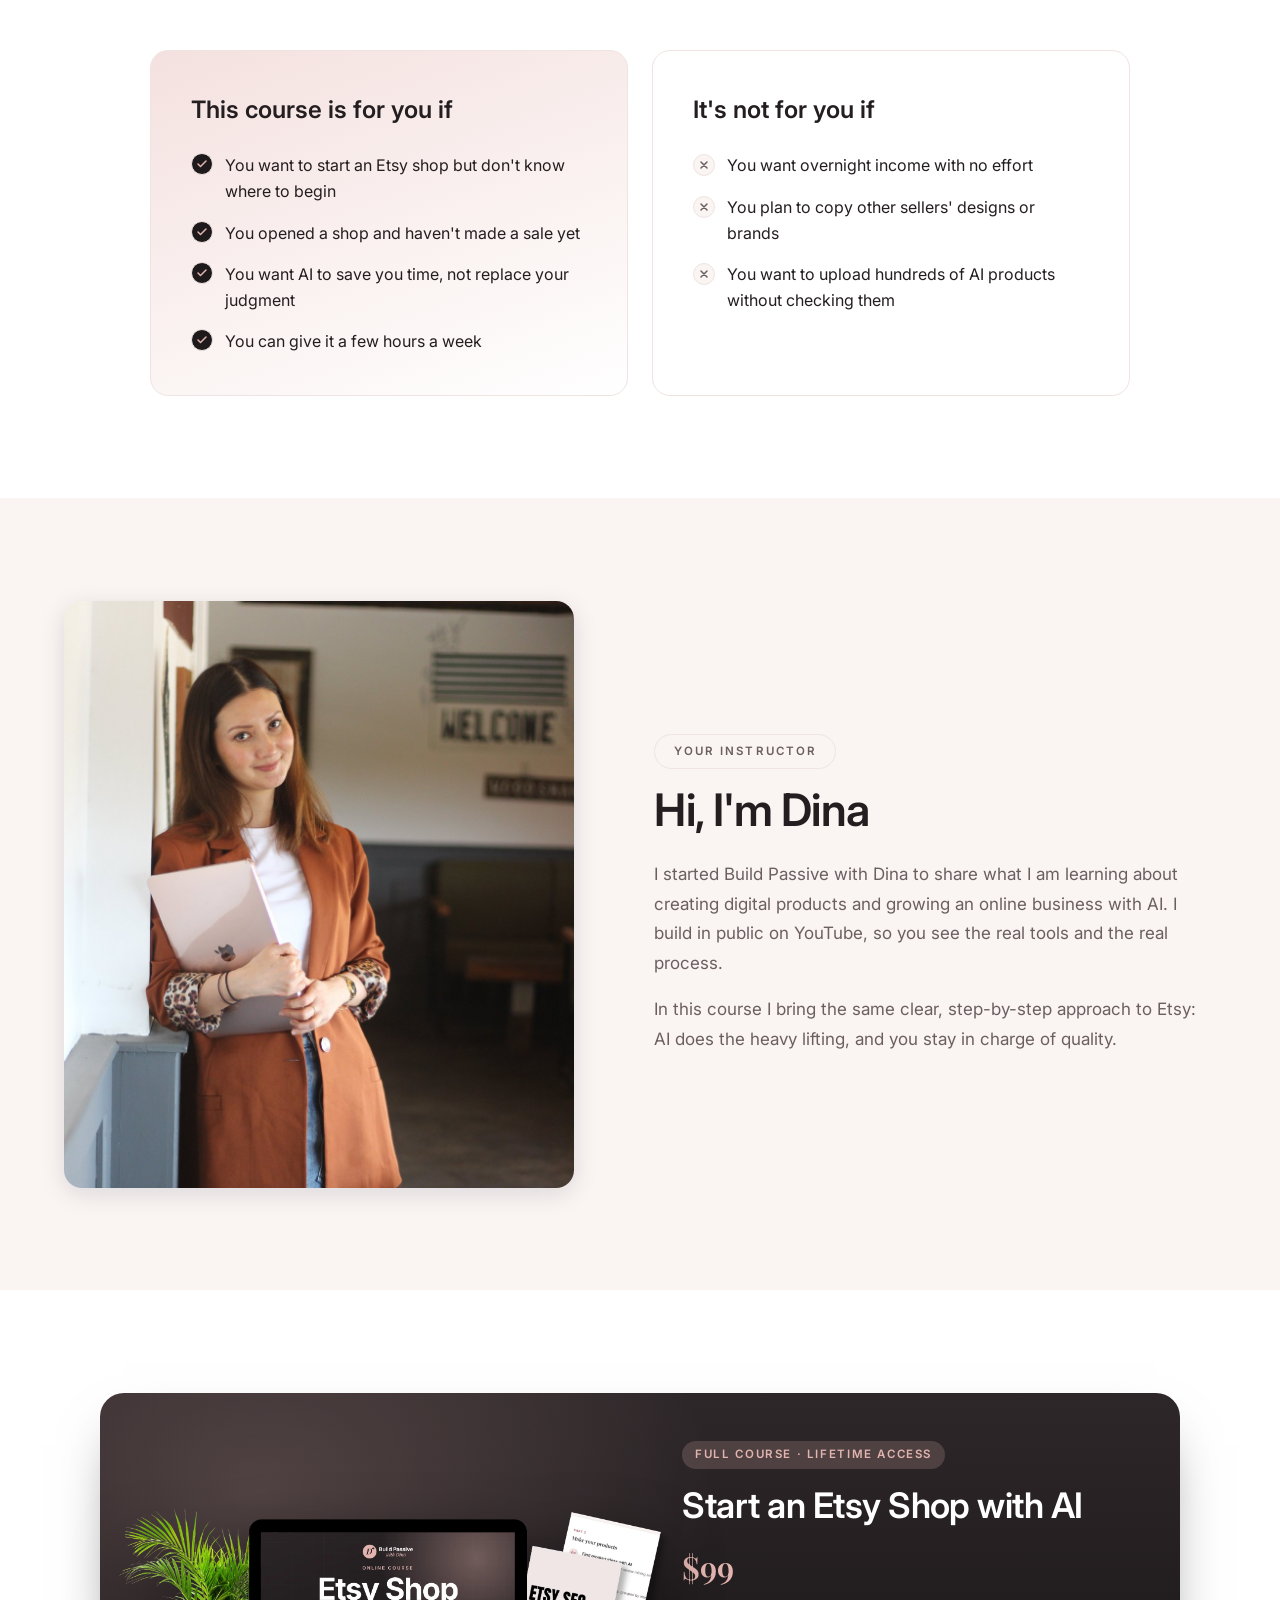
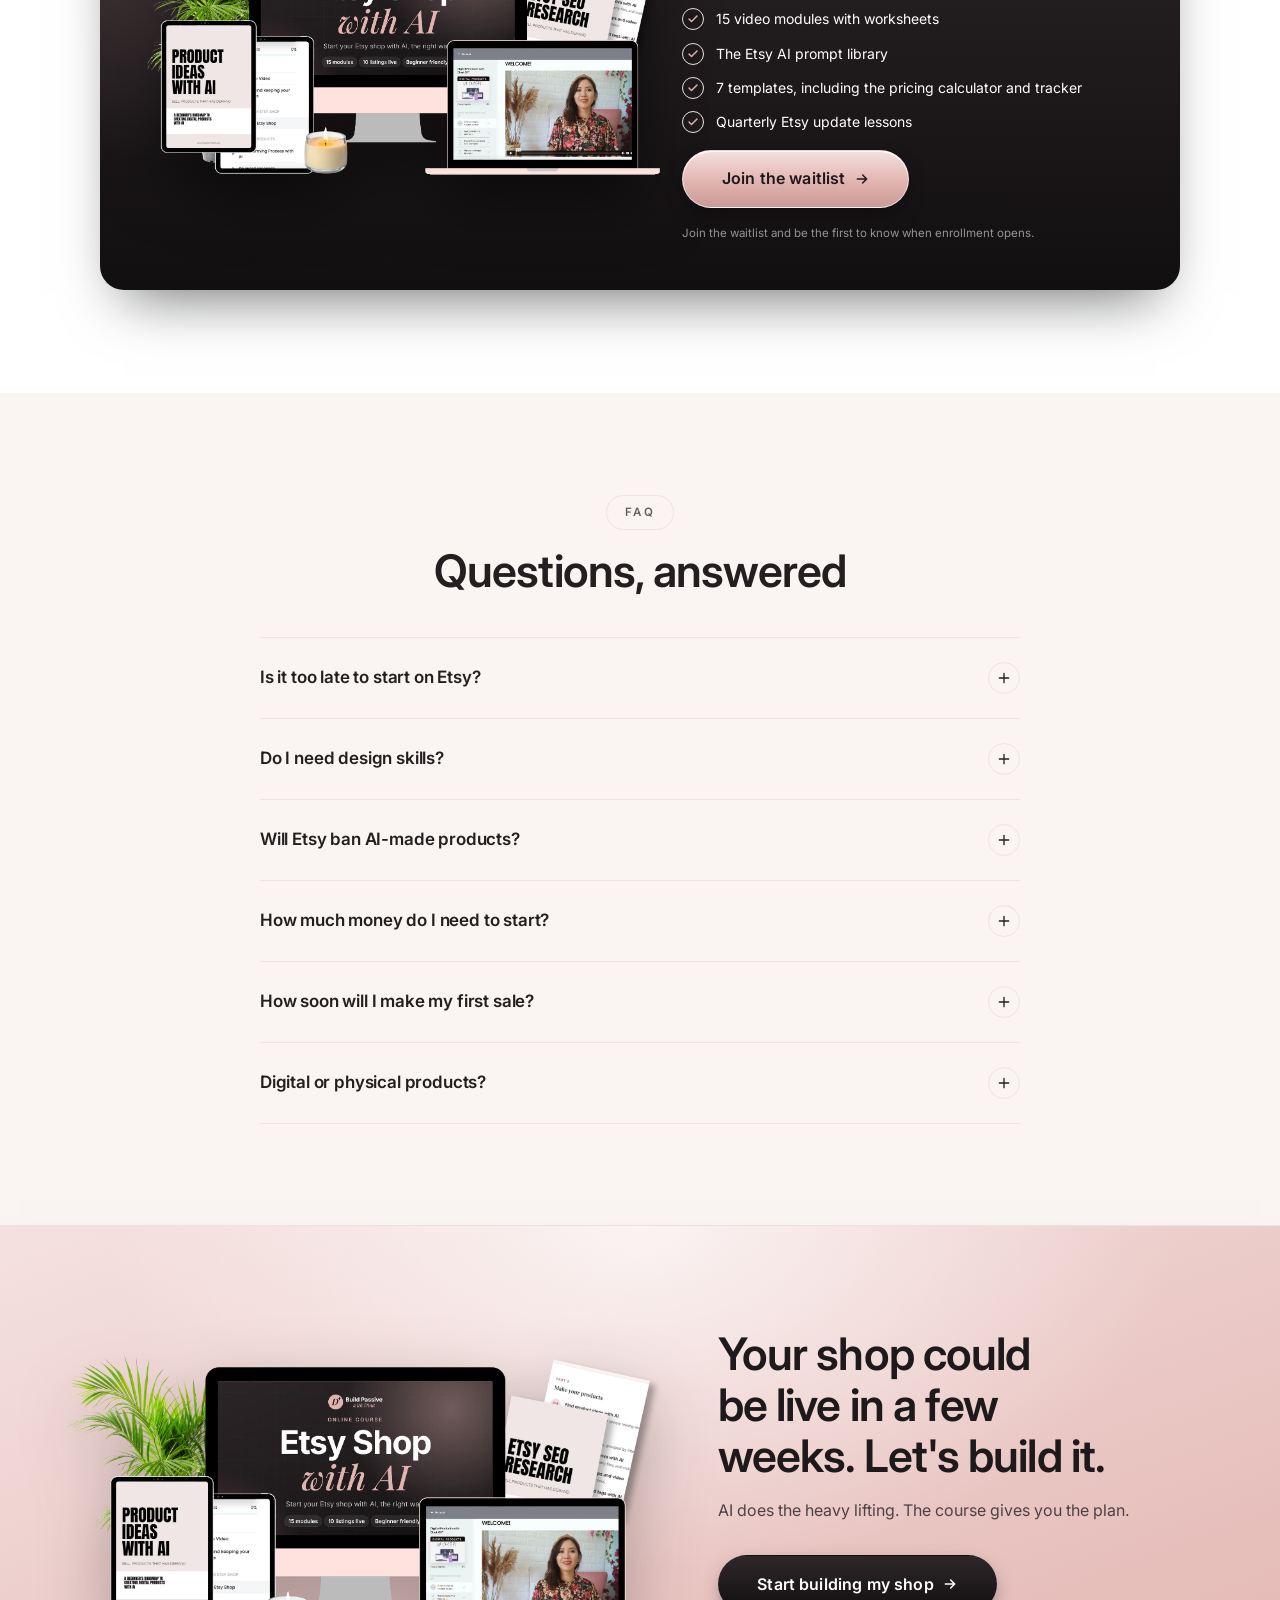
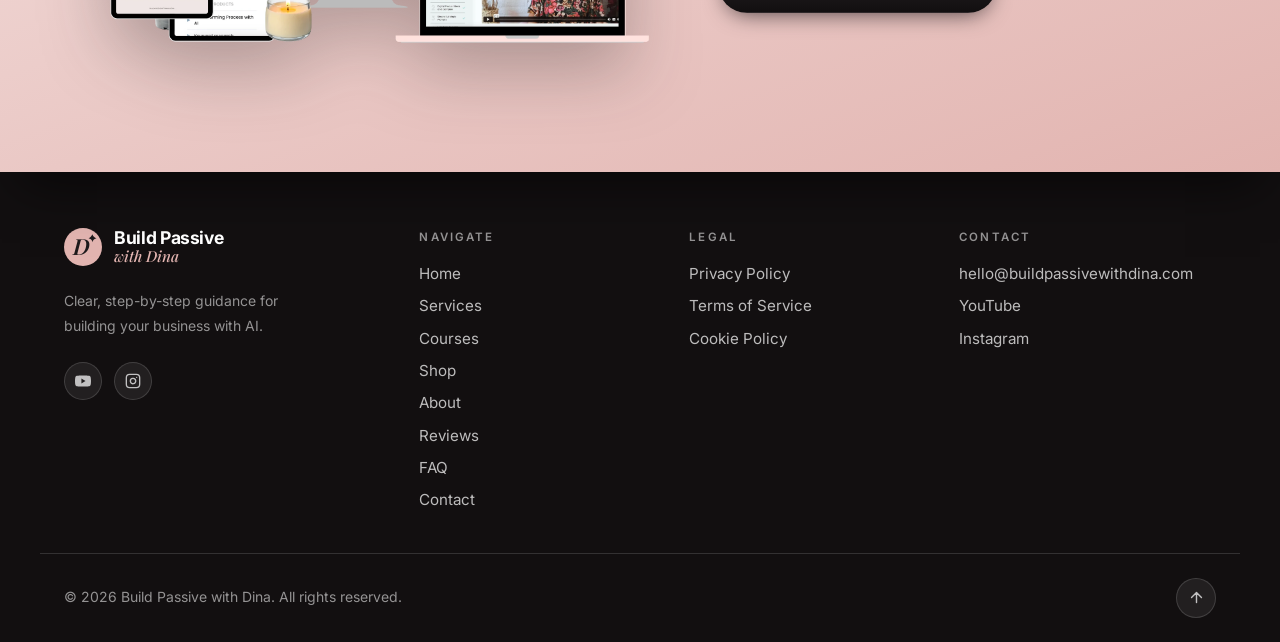
<file: etsy-shop-with-ai.html>
<!DOCTYPE html>
<html lang="en" data-theme="light">
<head>
  <meta charset="UTF-8">
  <meta name="viewport" content="width=device-width, initial-scale=1.0">
  <meta name="description" content="Start your Etsy shop with AI the right way. 15 beginner-friendly modules to launch a real shop with 10 products.">
  <meta name="theme-color" content="#1e1a1c">
  <meta property="og:title" content="Etsy Shop with AI | Online Course by Build Passive with Dina">
  <meta property="og:description" content="Start your Etsy shop with AI the right way. 15 beginner-friendly modules to launch a real shop with 10 products.">
  <meta property="og:image" content="assets/courses/course-etsy.jpg">
  <link rel="icon" type="image/png" href="assets/favicon.png">
  <link rel="apple-touch-icon" href="assets/apple-touch-icon.png">

  <!-- Apply the saved theme before first paint to avoid a light flash
       for dark-mode users. Kept inline on purpose. -->
  <script>
    (function () {
      try {
        var t = localStorage.getItem("site-theme");
        if (t) document.documentElement.setAttribute("data-theme", t);
        else if (window.matchMedia("(prefers-color-scheme: dark)").matches)
          document.documentElement.setAttribute("data-theme", "dark");
      } catch (e) {}
    })();
  </script>
  <title>Etsy Shop with AI | Online Course by Build Passive with Dina</title>

  <!-- Fonts: Inter (all sans-serif). Swap the family in css/style.css → --font-base -->
  <link rel="preconnect" href="https://fonts.googleapis.com">
  <link rel="preconnect" href="https://fonts.gstatic.com" crossorigin>
  <link href="https://fonts.googleapis.com/css2?family=Inter:wght@400;500;600;700;800&display=swap" rel="stylesheet">

  <link rel="preload" href="assets/fonts/playfair-display-500-italic.woff2" as="font" type="font/woff2" crossorigin>
  <link rel="stylesheet" href="css/style.css?v=20261020">
</head>
<body>

  <a class="skip-link" href="#main">Skip to content</a>

  <header class="site-header" id="site-header">
    <div class="container header-inner">

      <a href="index.html" class="logo" aria-label="Build Passive with Dina, home">
        <svg class="logo-mark" viewBox="0 0 48 48" xmlns="http://www.w3.org/2000/svg" aria-hidden="true">
          <circle cx="24" cy="24" r="24"/>
          <text class="logo-mark-ink" x="22.5" y="33.5" text-anchor="middle" font-family="Playfair Display, Georgia, serif" font-style="italic" font-weight="600" font-size="28">D</text>
          <path class="logo-mark-ink" transform="translate(31 8) scale(.42)" d="M12 0c.6 5.6 6.4 11.4 12 12-5.6.6-11.4 6.4-12 12-.6-5.6-6.4-11.4-12-12C5.6 11.4 11.4.6 12 0z"/>
        </svg>
        <span class="logo-text">
          <span class="logo-text-main">Build Passive</span>
          <span class="logo-text-sub logo-accent">with Dina</span>
        </span>
      </a>

      <nav class="site-nav" id="site-nav" aria-label="Main navigation">
        <ul class="nav-list">
          <li><a href="index.html#services" class="nav-link">Services</a></li>
          <li><a href="index.html#courses" class="nav-link">Courses</a></li>
          <li><a href="index.html#about" class="nav-link">About</a></li>
          <li><a href="shop.html" class="nav-link">Shop</a></li>
          <li><a href="index.html#faq" class="nav-link">FAQ</a></li>
          <li><a href="index.html#contact" class="nav-link">Contact</a></li>
        </ul>
        <a href="index.html#contact" class="btn btn-primary btn-sm nav-cta">Work with Me</a>
      </nav>

      <div class="header-actions">
        <button class="theme-toggle" id="theme-toggle" aria-label="Toggle dark mode">
          <!-- Sun icon (shown in dark mode) -->
          <svg class="icon-sun" xmlns="http://www.w3.org/2000/svg" width="20" height="20" viewBox="0 0 24 24" fill="none" stroke="currentColor" stroke-width="2" stroke-linecap="round" stroke-linejoin="round" aria-hidden="true">
            <circle cx="12" cy="12" r="4"/><path d="M12 2v2M12 20v2M4.93 4.93l1.41 1.41M17.66 17.66l1.41 1.41M2 12h2M20 12h2M6.34 17.66l-1.41 1.41M19.07 4.93l-1.41 1.41"/>
          </svg>
          <!-- Moon icon (shown in light mode) -->
          <svg class="icon-moon" xmlns="http://www.w3.org/2000/svg" width="20" height="20" viewBox="0 0 24 24" fill="none" stroke="currentColor" stroke-width="2" stroke-linecap="round" stroke-linejoin="round" aria-hidden="true">
            <path d="M21 12.79A9 9 0 1 1 11.21 3 7 7 0 0 0 21 12.79z"/>
          </svg>
        </button>

        <button class="nav-toggle" id="nav-toggle" aria-label="Open menu" aria-expanded="false" aria-controls="site-nav">
          <span class="nav-toggle-bar"></span>
          <span class="nav-toggle-bar"></span>
          <span class="nav-toggle-bar"></span>
        </button>
      </div>

    </div>
  </header>

  <main id="main" tabindex="-1">

    <section class="cc-hero et-hero">
      <div class="container cc-hero-grid">
        <div class="cc-hero-text">
          <h1 class="hero-title animate-on-load" style="--delay: 1">Start your Etsy shop with AI, <span class="hero-title-accent">the right way</span></h1>
          <p class="cc-hero-sub animate-on-load" style="--delay: 2">Use AI to research, design and write your listings, then launch a real shop with <strong>10 products</strong>. Without copying trends, breaking Etsy's AI rules or losing money to fees.</p>
          <div class="cc-hero-cta animate-on-load" style="--delay: 3">
            <a href="mailto:hello@buildpassivewithdina.com?subject=Etsy%20Shop%20with%20AI%20waitlist" class="btn btn-primary btn-lg">Start building my shop <svg class="btn-arrow" xmlns="http://www.w3.org/2000/svg" width="16" height="16" viewBox="0 0 24 24" fill="none" stroke="currentColor" stroke-width="2.25" stroke-linecap="round" stroke-linejoin="round" aria-hidden="true"><path d="M5 12h14M13 6l6 6-6 6"/></svg></a>
          </div>
          <p class="cc-price-line animate-on-load" style="--delay: 4; margin-top: var(--space-4)">$99 &middot; Lifetime access</p>
        </div>
        <div class="cc-hero-visual et-mockup animate-on-load" style="--delay: 2">
          <!-- COURSE MOCKUP: replace assets/courses/etsy-course-mockup.webp with the final mockup -->
          <img src="assets/courses/etsy-course-mockup.webp" width="1869" height="901" alt="Etsy Shop with AI course shown on a desktop, laptop and tablets with workbook pages" fetchpriority="high">
        </div>
      </div>
    </section>

    <section class="et-stats">
      <div class="container et-stats-grid">
        <div><b>10</b><span>listings live by the end</span></div>
        <div><b>15</b><span>step-by-step modules</span></div>
        <div><b>7</b><span>templates and a prompt library</span></div>
        <div><b>0</b><span>design or tech skills needed</span></div>
      </div>
    </section>

    <section class="section">
      <div class="container intro-split">
        <div class="animate-on-scroll">
          <span class="section-eyebrow">The honest part</span>
          <h2 class="section-title align-left et-quote">&ldquo;Isn't Etsy saturated now?&rdquo;</h2>
        </div>
        <div class="animate-on-scroll">
          <p class="intro-lead">For copy-paste shops, yes. Thousands of sellers listed the same AI printables and wondered why nothing sold.</p>
          <!-- FACT CHECK: confirm this buyer number and its source before launch -->
          <p class="about-text">But buyers didn't leave. Etsy had 86.6 million active buyers in early 2026, and the number grew again for the first time in two years. What changed is what Etsy rewards: original products, natural titles, honest AI labels, fair shipping and listings buyers actually click.</p>
          <p class="about-text"><strong>This course teaches the 2026 version of Etsy, not the 2021 one.</strong> AI does the heavy lifting. You stay in charge of quality.</p>
        </div>
      </div>
    </section>

    <section class="section section-alt">
      <div class="container">
        <div class="section-head animate-on-scroll">
          <span class="section-eyebrow">What you will have</span>
          <h2 class="section-title">A working shop, not just videos watched</h2>
          <p class="section-subtitle">A real shop and a system you can repeat every week.</p>
        </div>
        <div class="card-grid card-grid-3 animate-on-scroll">
          <div class="info-card">
            <span class="info-icon"><svg xmlns="http://www.w3.org/2000/svg" width="24" height="24" viewBox="0 0 24 24" fill="none" stroke="currentColor" stroke-width="1.8" stroke-linecap="round" stroke-linejoin="round" aria-hidden="true"><circle cx="13.5" cy="6.5" r="1"/><circle cx="17.5" cy="10.5" r="1"/><circle cx="8.5" cy="7.5" r="1"/><circle cx="6.5" cy="12.5" r="1"/><path d="M12 2a10 10 0 0 0 0 20c1 0 1.7-.8 1.7-1.7 0-.4-.2-.8-.4-1.1-.3-.3-.4-.7-.4-1.1 0-.9.8-1.7 1.7-1.7h2A5.6 5.6 0 0 0 22 11c0-5-4.5-9-10-9z"/></svg></span>
            <h3>A shop that looks trustworthy</h3>
            <p>Name, logo, banner, About section, policies and shipping, set up before your first listing.</p>
          </div>
          <div class="info-card">
            <span class="info-icon"><svg xmlns="http://www.w3.org/2000/svg" width="24" height="24" viewBox="0 0 24 24" fill="none" stroke="currentColor" stroke-width="1.8" stroke-linecap="round" stroke-linejoin="round" aria-hidden="true"><rect x="3" y="3" width="18" height="18" rx="3"/><path d="M3 9h18M9 21V9"/></svg></span>
            <h3>10 live listings</h3>
            <p>Products made in Canva with AI, plus mockups, a video, titles, descriptions and tags for each.</p>
          </div>
          <div class="info-card">
            <span class="info-icon"><svg xmlns="http://www.w3.org/2000/svg" width="24" height="24" viewBox="0 0 24 24" fill="none" stroke="currentColor" stroke-width="1.8" stroke-linecap="round" stroke-linejoin="round" aria-hidden="true"><circle cx="9" cy="21" r="1"/><circle cx="20" cy="21" r="1"/><path d="M1 1h4l2.7 13.4a2 2 0 0 0 2 1.6h9.7a2 2 0 0 0 2-1.6L23 6H6"/></svg></span>
            <h3>Prices that make money</h3>
            <p>A pricing calculator that includes every Etsy fee, so each sale leaves you with a profit.</p>
          </div>
          <div class="info-card">
            <span class="info-icon"><svg xmlns="http://www.w3.org/2000/svg" width="24" height="24" viewBox="0 0 24 24" fill="none" stroke="currentColor" stroke-width="1.8" stroke-linecap="round" stroke-linejoin="round" aria-hidden="true"><path d="M20.8 4.6a5.5 5.5 0 0 0-7.8 0L12 5.7l-1-1.1a5.5 5.5 0 0 0-7.8 7.8l1 1.1L12 21l7.8-7.5 1-1.1a5.5 5.5 0 0 0 0-7.8z"/></svg></span>
            <h3>A shop that is safe from strikes</h3>
            <p>A pre-publish checklist for AI disclosure, trademarks and copyright, the things that get AI shops suspended.</p>
          </div>
          <div class="info-card">
            <span class="info-icon"><svg xmlns="http://www.w3.org/2000/svg" width="24" height="24" viewBox="0 0 24 24" fill="none" stroke="currentColor" stroke-width="1.8" stroke-linecap="round" stroke-linejoin="round" aria-hidden="true"><path d="M4.5 16.5c-1.5 1.3-2 5-2 5s3.7-.5 5-2c.7-.8.7-2.1-.1-2.9a2.2 2.2 0 0 0-2.9-.1z"/><path d="m12 15-3-3a22 22 0 0 1 2-4A13 13 0 0 1 22 2c0 2.7-.8 7.5-6 11a22 22 0 0 1-4 2z"/><path d="M9 12H4s.6-3 2-4c1.6-1.1 5 0 5 0M12 15v5s3-.6 4-2c1.1-1.6 0-5 0-5"/></svg></span>
            <h3>Your first visitors</h3>
            <p>20 Pinterest pins and a 30-day posting plan, so you are not waiting on Etsy search alone.</p>
          </div>
          <div class="info-card">
            <span class="info-icon"><svg xmlns="http://www.w3.org/2000/svg" width="24" height="24" viewBox="0 0 24 24" fill="none" stroke="currentColor" stroke-width="1.8" stroke-linecap="round" stroke-linejoin="round" aria-hidden="true"><path d="M12 3v3M12 18v3M3 12h3M18 12h3M5.6 5.6l2.1 2.1M16.3 16.3l2.1 2.1M5.6 18.4l2.1-2.1M16.3 7.7l2.1-2.1"/></svg></span>
            <h3>An AI system to repeat</h3>
            <p>A tracking spreadsheet AI keeps updated, and a weekly routine to grow from 10 to 100 listings.</p>
          </div>
        </div>
      </div>
    </section>

    <section class="section section-alt" id="curriculum">
      <div class="container">
        <div class="section-head animate-on-scroll">
          <span class="section-eyebrow">The curriculum</span>
          <h2 class="section-title">15 modules in four parts</h2>
          <p class="section-subtitle">Short videos, one worksheet or template per module, and a real shop built alongside you from day one.</p>
        </div>
        <div class="et-parts"><div class="et-part animate-on-scroll"><span class="et-part-tag">Part 1</span><h3>Foundations</h3><ol><li><span class="et-num">01</span><div><h4>Welcome and realistic expectations</h4><p>What AI does well on Etsy, what it does badly, and how long first sales really take.</p></div></li><li><span class="et-num">02</span><div><h4>AI rules and keeping your shop safe</h4><p>Etsy's AI disclosure, Creativity Standards, trademarks and copyright.</p></div></li><li><span class="et-num">03</span><div><h4>Launch your Etsy shop</h4><p>Registration walkthrough, AI branding, policies and shipping profiles.</p></div></li></ol></div><div class="et-part animate-on-scroll"><span class="et-part-tag">Part 2</span><h3>Make your products</h3><ol><li><span class="et-num">04</span><div><h4>Find product ideas with AI</h4><p>Micro-niches, competitor review mining and validating demand first.</p></div></li><li><span class="et-num">05</span><div><h4>Keyword research</h4><p>What buyers actually type, grouped by intent.</p></div></li><li><span class="et-num">06</span><div><h4>Create products in Canva with AI</h4><p>Prompt formulas, print-ready files and making designs your own.</p></div></li><li><span class="et-num">07</span><div><h4>Listing photos, mockups and video</h4><p>A full photo set that gets clicks.</p></div></li><li><span class="et-num">08</span><div><h4>Titles, descriptions and tags with AI</h4><p>Following Etsy's 2026 title guidance.</p></div></li></ol></div><div class="et-part animate-on-scroll"><span class="et-part-tag">Part 3</span><h3>Launch and sell</h3><ol><li><span class="et-num">09</span><div><h4>Pricing and profit</h4><p>Every fee explained, plus your pricing calculator.</p></div></li><li><span class="et-num">10</span><div><h4>Upload your first listing, step by step</h4><p>Categories, attributes, variations and files.</p></div></li><li><span class="et-num">11</span><div><h4>Thank-you notes and the buyer experience</h4><p>Inserts, messages and reviews.</p></div></li><li><span class="et-num">12</span><div><h4>Get traffic</h4><p>Pinterest, short videos and Etsy Ads basics.</p></div></li></ol></div><div class="et-part animate-on-scroll"><span class="et-part-tag">Part 4</span><h3>Grow and automate</h3><ol><li><span class="et-num">13</span><div><h4>After launch</h4><p>Reviews, messages, stats and Etsy's Search Visibility Dashboard.</p></div></li><li><span class="et-num">14</span><div><h4>Automate with AI</h4><p>The tracking spreadsheet AI keeps updated for you.</p></div></li><li><span class="et-num">15</span><div><h4>Automate and repeat</h4><p>Your weekly loop and 90-day plan.</p></div></li></ol></div></div>
      </div>
    </section>

    <section class="section bonus-section">
      <div class="container">
        <div class="section-head animate-on-scroll">
          <span class="section-eyebrow">Bonuses included</span>
          <h2 class="section-title">Everything you need to keep going</h2>
          
        </div>
        <div class="bonus-grid et-bonus-grid animate-on-scroll">
          <div class="bonus-card">
            <span class="bonus-tag">Bonus</span>
            <span class="info-icon"><svg xmlns="http://www.w3.org/2000/svg" width="24" height="24" viewBox="0 0 24 24" fill="none" stroke="currentColor" stroke-width="1.8" stroke-linecap="round" stroke-linejoin="round" aria-hidden="true"><path d="M12 20h9"/><path d="M16.5 3.5a2.1 2.1 0 0 1 3 3L7 19l-4 1 1-4z"/></svg></span>
            <h3>The Etsy AI prompt library</h3>
            <p>Copy-and-paste prompts for niches, keywords, Canva images, mockups, titles, descriptions, tags and buyer messages.</p>
          </div>
          <div class="bonus-card">
            <span class="bonus-tag">Bonus</span>
            <span class="info-icon"><svg xmlns="http://www.w3.org/2000/svg" width="24" height="24" viewBox="0 0 24 24" fill="none" stroke="currentColor" stroke-width="1.8" stroke-linecap="round" stroke-linejoin="round" aria-hidden="true"><rect x="3" y="3" width="18" height="18" rx="3"/><path d="M3 9h18M9 21V9"/></svg></span>
            <h3>7 ready-to-use templates</h3>
            <p>Goal sheet, safety checklist, keyword sheet, pricing calculator, tracking spreadsheet, thank-you note and 90-day plan.</p>
          </div>
          <div class="bonus-card">
            <span class="bonus-tag">Bonus</span>
            <span class="info-icon"><svg xmlns="http://www.w3.org/2000/svg" width="24" height="24" viewBox="0 0 24 24" fill="none" stroke="currentColor" stroke-width="1.8" stroke-linecap="round" stroke-linejoin="round" aria-hidden="true"><rect x="3" y="4" width="18" height="18" rx="3"/><path d="M16 2v4M8 2v4M3 10h18"/></svg></span>
            <h3>Quarterly Etsy updates</h3>
            <p>A short "what changed on Etsy" lesson every quarter, so the course stays current.</p>
          </div>
        </div>
      </div>
    </section>

    <section class="section">
      <div class="container">
        <div class="section-head animate-on-scroll">
          <span class="section-eyebrow">Is it for you?</span>
          <h2 class="section-title">Who this course is for</h2>
          
        </div>
        <div class="et-fit animate-on-scroll">
          <div class="et-fit-col et-yes"><h3>This course is for you if</h3><ul><li><span class="about-check" aria-hidden="true"><svg xmlns="http://www.w3.org/2000/svg" width="12" height="12" viewBox="0 0 24 24" fill="none" stroke="currentColor" stroke-width="3" stroke-linecap="round" stroke-linejoin="round"><path d="M20 6 9 17l-5-5"/></svg></span><span>You want to start an Etsy shop but don't know where to begin</span></li><li><span class="about-check" aria-hidden="true"><svg xmlns="http://www.w3.org/2000/svg" width="12" height="12" viewBox="0 0 24 24" fill="none" stroke="currentColor" stroke-width="3" stroke-linecap="round" stroke-linejoin="round"><path d="M20 6 9 17l-5-5"/></svg></span><span>You opened a shop and haven't made a sale yet</span></li><li><span class="about-check" aria-hidden="true"><svg xmlns="http://www.w3.org/2000/svg" width="12" height="12" viewBox="0 0 24 24" fill="none" stroke="currentColor" stroke-width="3" stroke-linecap="round" stroke-linejoin="round"><path d="M20 6 9 17l-5-5"/></svg></span><span>You want AI to save you time, not replace your judgment</span></li><li><span class="about-check" aria-hidden="true"><svg xmlns="http://www.w3.org/2000/svg" width="12" height="12" viewBox="0 0 24 24" fill="none" stroke="currentColor" stroke-width="3" stroke-linecap="round" stroke-linejoin="round"><path d="M20 6 9 17l-5-5"/></svg></span><span>You can give it a few hours a week</span></li></ul></div>
          <div class="et-fit-col et-no"><h3>It's not for you if</h3><ul><li><span class="et-x" aria-hidden="true"><svg xmlns="http://www.w3.org/2000/svg" width="12" height="12" viewBox="0 0 24 24" fill="none" stroke="currentColor" stroke-width="3" stroke-linecap="round"><path d="M18 6 6 18M6 6l12 12"/></svg></span><span>You want overnight income with no effort</span></li><li><span class="et-x" aria-hidden="true"><svg xmlns="http://www.w3.org/2000/svg" width="12" height="12" viewBox="0 0 24 24" fill="none" stroke="currentColor" stroke-width="3" stroke-linecap="round"><path d="M18 6 6 18M6 6l12 12"/></svg></span><span>You plan to copy other sellers' designs or brands</span></li><li><span class="et-x" aria-hidden="true"><svg xmlns="http://www.w3.org/2000/svg" width="12" height="12" viewBox="0 0 24 24" fill="none" stroke="currentColor" stroke-width="3" stroke-linecap="round"><path d="M18 6 6 18M6 6l12 12"/></svg></span><span>You want to upload hundreds of AI products without checking them</span></li></ul></div>
        </div>
      </div>
    </section>

    <section class="section section-alt about">
      <div class="container">
        <div class="about-grid">
          <div class="about-media animate-on-scroll">
            <img src="assets/about.jpg" alt="Dina, your instructor" loading="lazy" decoding="async">
          </div>
          <div class="about-content animate-on-scroll">
            <span class="section-eyebrow">Your instructor</span>
            <h2 class="section-title align-left">Hi, I'm Dina</h2>
            <!-- INSTRUCTOR STORY: add how you started on Etsy, what you sell, and your real results (only numbers you can show) -->
            <p class="about-text">I started Build Passive with Dina to share what I am learning about creating digital products and growing an online business with AI. I build in public on YouTube, so you see the real tools and the real process.</p>
            <p class="about-text">In this course I bring the same clear, step-by-step approach to Etsy: AI does the heavy lifting, and you stay in charge of quality.</p>
          </div>
        </div>
      </div>
    </section>

    <!-- STUDENT REVIEWS: add a reviews section here once you have real student results you have permission to use -->

    <section class="section buy-section" id="enroll">
      <div class="container">
        <div class="buy-box animate-on-scroll">
          <div class="buy-box-media et-buy-mock">
            <img src="assets/courses/etsy-course-mockup.webp" width="1869" height="901" alt="" loading="lazy" decoding="async">
          </div>
          <div class="buy-box-body">
            <span class="package-tag">Full course &middot; Lifetime access</span>
            <h2>Start an Etsy Shop with AI</h2>
            <!-- PAYMENT PLAN: add a payment plan option here, if offered -->
            <div class="buy-price">$99</div>
            <ul>
              <li><span class="about-check" aria-hidden="true"><svg xmlns="http://www.w3.org/2000/svg" width="12" height="12" viewBox="0 0 24 24" fill="none" stroke="currentColor" stroke-width="3" stroke-linecap="round" stroke-linejoin="round"><path d="M20 6 9 17l-5-5"/></svg></span><span>15 video modules with worksheets</span></li>
              <li><span class="about-check" aria-hidden="true"><svg xmlns="http://www.w3.org/2000/svg" width="12" height="12" viewBox="0 0 24 24" fill="none" stroke="currentColor" stroke-width="3" stroke-linecap="round" stroke-linejoin="round"><path d="M20 6 9 17l-5-5"/></svg></span><span>The Etsy AI prompt library</span></li>
              <li><span class="about-check" aria-hidden="true"><svg xmlns="http://www.w3.org/2000/svg" width="12" height="12" viewBox="0 0 24 24" fill="none" stroke="currentColor" stroke-width="3" stroke-linecap="round" stroke-linejoin="round"><path d="M20 6 9 17l-5-5"/></svg></span><span>7 templates, including the pricing calculator and tracker</span></li>
              <li><span class="about-check" aria-hidden="true"><svg xmlns="http://www.w3.org/2000/svg" width="12" height="12" viewBox="0 0 24 24" fill="none" stroke="currentColor" stroke-width="3" stroke-linecap="round" stroke-linejoin="round"><path d="M20 6 9 17l-5-5"/></svg></span><span>Quarterly Etsy update lessons</span></li>
              <!-- Add community or support access here, if offered -->
            </ul>
            <a href="mailto:hello@buildpassivewithdina.com?subject=Etsy%20Shop%20with%20AI%20waitlist" class="btn btn-primary btn-lg">Join the waitlist <svg class="btn-arrow" xmlns="http://www.w3.org/2000/svg" width="16" height="16" viewBox="0 0 24 24" fill="none" stroke="currentColor" stroke-width="2.25" stroke-linecap="round" stroke-linejoin="round" aria-hidden="true"><path d="M5 12h14M13 6l6 6-6 6"/></svg></a>
            <!-- GUARANTEE: add your refund policy, for example a 14-day refund policy -->
            <p class="buy-note">Join the waitlist and be the first to know when enrollment opens.</p>
          </div>
        </div>
      </div>
    </section>

    <section class="section faq section-alt" id="faq">
      <div class="container">
        <div class="faq-header animate-on-scroll">
          <span class="section-eyebrow">FAQ</span>
          <h2 class="section-title">Questions, answered</h2>
        </div>
        <div class="faq-list animate-on-scroll">
          <div class="faq-item">
            <h3 class="faq-heading">
              <button class="faq-question" aria-expanded="false" aria-controls="faq-panel-1">
                Is it too late to start on Etsy?
                <span class="faq-icon" aria-hidden="true"><svg xmlns="http://www.w3.org/2000/svg" width="16" height="16" viewBox="0 0 24 24" fill="none" stroke="currentColor" stroke-width="2" stroke-linecap="round" stroke-linejoin="round"><path d="M12 5v14M5 12h14"/></svg></span>
              </button>
            </h3>
            <div class="faq-answer" id="faq-panel-1">
              <div class="faq-answer-inner">
                <p>No, but it's too late for lazy shops. Buyers are still there. The course shows you how to stand out with original products and listings built for how Etsy ranks today.</p>
              </div>
            </div>
          </div>
          <div class="faq-item">
            <h3 class="faq-heading">
              <button class="faq-question" aria-expanded="false" aria-controls="faq-panel-2">
                Do I need design skills?
                <span class="faq-icon" aria-hidden="true"><svg xmlns="http://www.w3.org/2000/svg" width="16" height="16" viewBox="0 0 24 24" fill="none" stroke="currentColor" stroke-width="2" stroke-linecap="round" stroke-linejoin="round"><path d="M12 5v14M5 12h14"/></svg></span>
              </button>
            </h3>
            <div class="faq-answer" id="faq-panel-2">
              <div class="faq-answer-inner">
                <p>No. You'll use Canva and AI, with prompts and templates. You'll also learn how to edit AI designs so they look like yours.</p>
              </div>
            </div>
          </div>
          <div class="faq-item">
            <h3 class="faq-heading">
              <button class="faq-question" aria-expanded="false" aria-controls="faq-panel-3">
                Will Etsy ban AI-made products?
                <span class="faq-icon" aria-hidden="true"><svg xmlns="http://www.w3.org/2000/svg" width="16" height="16" viewBox="0 0 24 24" fill="none" stroke="currentColor" stroke-width="2" stroke-linecap="round" stroke-linejoin="round"><path d="M12 5v14M5 12h14"/></svg></span>
              </button>
            </h3>
            <div class="faq-answer" id="faq-panel-3">
              <div class="faq-answer-inner">
                <p>Etsy allows AI-assisted products when they're original and disclosed correctly. Module 2 covers exactly how to label them and what to avoid.</p>
              </div>
            </div>
          </div>
          <div class="faq-item">
            <h3 class="faq-heading">
              <button class="faq-question" aria-expanded="false" aria-controls="faq-panel-4">
                How much money do I need to start?
                <span class="faq-icon" aria-hidden="true"><svg xmlns="http://www.w3.org/2000/svg" width="16" height="16" viewBox="0 0 24 24" fill="none" stroke="currentColor" stroke-width="2" stroke-linecap="round" stroke-linejoin="round"><path d="M12 5v14M5 12h14"/></svg></span>
              </button>
            </h3>
            <div class="faq-answer" id="faq-panel-4">
              <div class="faq-answer-inner">
                <p>Etsy charges $0.20 per listing plus fees when you sell. Canva and AI tools have free plans. The course shows the full costs before you spend anything.</p>
              </div>
            </div>
          </div>
          <div class="faq-item">
            <h3 class="faq-heading">
              <button class="faq-question" aria-expanded="false" aria-controls="faq-panel-5">
                How soon will I make my first sale?
                <span class="faq-icon" aria-hidden="true"><svg xmlns="http://www.w3.org/2000/svg" width="16" height="16" viewBox="0 0 24 24" fill="none" stroke="currentColor" stroke-width="2" stroke-linecap="round" stroke-linejoin="round"><path d="M12 5v14M5 12h14"/></svg></span>
              </button>
            </h3>
            <div class="faq-answer" id="faq-panel-5">
              <div class="faq-answer-inner">
                <p>It varies, and nobody can promise it. Module 1 sets realistic expectations, and Module 12 shows how to bring your own traffic so you are not waiting on search.</p>
              </div>
            </div>
          </div>
          <div class="faq-item">
            <h3 class="faq-heading">
              <button class="faq-question" aria-expanded="false" aria-controls="faq-panel-6">
                Digital or physical products?
                <span class="faq-icon" aria-hidden="true"><svg xmlns="http://www.w3.org/2000/svg" width="16" height="16" viewBox="0 0 24 24" fill="none" stroke="currentColor" stroke-width="2" stroke-linecap="round" stroke-linejoin="round"><path d="M12 5v14M5 12h14"/></svg></span>
              </button>
            </h3>
            <div class="faq-answer" id="faq-panel-6">
              <div class="faq-answer-inner">
                <p>The course focuses on digital products you design in Canva with AI, such as planners, trackers and printables.</p>
              </div>
            </div>
          </div>
        </div>
      </div>
    </section>

    <section class="section cta-band et-cta">
      <div class="container et-cta-grid">
        <div class="et-cta-media animate-on-scroll">
          <img src="assets/courses/etsy-course-mockup.webp" width="1869" height="901" alt="Etsy Shop with AI course shown on a desktop, laptop and tablets" loading="lazy" decoding="async">
        </div>
        <div class="et-cta-text animate-on-scroll">
          <h2 class="section-title">Your shop could be live in a few weeks. Let's build it.</h2>
          <p>AI does the heavy lifting. The course gives you the plan.</p>
          <div class="hero-actions"><a href="mailto:hello@buildpassivewithdina.com?subject=Etsy%20Shop%20with%20AI%20waitlist" class="btn btn-primary btn-lg">Start building my shop <svg class="btn-arrow" xmlns="http://www.w3.org/2000/svg" width="16" height="16" viewBox="0 0 24 24" fill="none" stroke="currentColor" stroke-width="2.25" stroke-linecap="round" stroke-linejoin="round" aria-hidden="true"><path d="M5 12h14M13 6l6 6-6 6"/></svg></a></div>
        </div>
      </div>
    </section>

  </main>

  <footer class="site-footer">
    <div class="container footer-grid">

      <div class="footer-brand">
        <a href="index.html" class="logo" aria-label="Build Passive with Dina, back to top">
        <svg class="logo-mark" viewBox="0 0 48 48" xmlns="http://www.w3.org/2000/svg" aria-hidden="true">
          <circle cx="24" cy="24" r="24"/>
          <text class="logo-mark-ink" x="22.5" y="33.5" text-anchor="middle" font-family="Playfair Display, Georgia, serif" font-style="italic" font-weight="600" font-size="28">D</text>
          <path class="logo-mark-ink" transform="translate(31 8) scale(.42)" d="M12 0c.6 5.6 6.4 11.4 12 12-5.6.6-11.4 6.4-12 12-.6-5.6-6.4-11.4-12-12C5.6 11.4 11.4.6 12 0z"/>
        </svg>
        <span class="logo-text">
          <span class="logo-text-main">Build Passive</span>
          <span class="logo-text-sub logo-accent">with Dina</span>
        </span>
        </a>
        <p class="footer-tagline">
          Clear, step-by-step guidance for building your business with AI.
        </p>
        <div class="footer-social">
          <a href="https://www.youtube.com/@BuildPassivewithDina" target="_blank" rel="noopener" class="footer-social-link" aria-label="YouTube">
            <svg xmlns="http://www.w3.org/2000/svg" width="16" height="16" viewBox="0 0 24 24" fill="currentColor" aria-hidden="true"><path d="M23.5 6.2a3 3 0 0 0-2.1-2.1C19.5 3.6 12 3.6 12 3.6s-7.5 0-9.4.5A3 3 0 0 0 .5 6.2 31 31 0 0 0 0 12a31 31 0 0 0 .5 5.8 3 3 0 0 0 2.1 2.1c1.9.5 9.4.5 9.4.5s7.5 0 9.4-.5a3 3 0 0 0 2.1-2.1A31 31 0 0 0 24 12a31 31 0 0 0-.5-5.8zM9.6 15.6V8.4l6.2 3.6-6.2 3.6z"/></svg>
          </a>
          <a href="https://www.instagram.com/buildpassivewithdina/" target="_blank" rel="noopener" class="footer-social-link" aria-label="Instagram">
            <svg xmlns="http://www.w3.org/2000/svg" width="16" height="16" viewBox="0 0 24 24" fill="none" stroke="currentColor" stroke-width="2" stroke-linecap="round" stroke-linejoin="round" aria-hidden="true"><rect x="2" y="2" width="20" height="20" rx="5"/><path d="M16 11.37a4 4 0 1 1-7.91 1.17 4 4 0 0 1 7.91-1.17z"/><path d="M17.5 6.5h.01"/></svg>
          </a>
        </div>
      </div>

      <nav class="footer-col" aria-label="Footer navigation">
        <h3 class="footer-heading">Navigate</h3>
        <ul class="footer-links">
          <li><a href="index.html">Home</a></li>
          <li><a href="index.html#services">Services</a></li>
          <li><a href="index.html#courses">Courses</a></li>
          <li><a href="shop.html">Shop</a></li>
          <li><a href="index.html#about">About</a></li>
          <li><a href="index.html#reviews">Reviews</a></li>
          <li><a href="index.html#faq">FAQ</a></li>
          <li><a href="index.html#contact">Contact</a></li>
        </ul>
      </nav>

      <div class="footer-col">
        <h3 class="footer-heading">Legal</h3>
        <ul class="footer-links">
          <li><a href="#">Privacy Policy</a></li>
          <li><a href="#">Terms of Service</a></li>
          <li><a href="#">Cookie Policy</a></li>
        </ul>
      </div>

      <div class="footer-col">
        <h3 class="footer-heading">Contact</h3>
        <ul class="footer-links">
          <li><a href="mailto:hello@buildpassivewithdina.com">hello@buildpassivewithdina.com</a></li>
          <li><a href="https://www.youtube.com/@BuildPassivewithDina" target="_blank" rel="noopener">YouTube</a></li>
          <li><a href="https://www.instagram.com/buildpassivewithdina/" target="_blank" rel="noopener">Instagram</a></li>
        </ul>
      </div>

    </div>

    <div class="container footer-bottom">
      <p>&copy; 2026 Build Passive with Dina. All rights reserved.</p>
      <a href="index.html" class="footer-top-btn" aria-label="Back to top">
        <svg xmlns="http://www.w3.org/2000/svg" width="17" height="17" viewBox="0 0 24 24" fill="none" stroke="currentColor" stroke-width="2" stroke-linecap="round" stroke-linejoin="round" aria-hidden="true"><path d="M12 19V5M5 12l7-7 7 7"/></svg>
      </a>
    </div>

  </footer>

  <script src="js/main.js"></script>
</body>
</html>
</file>
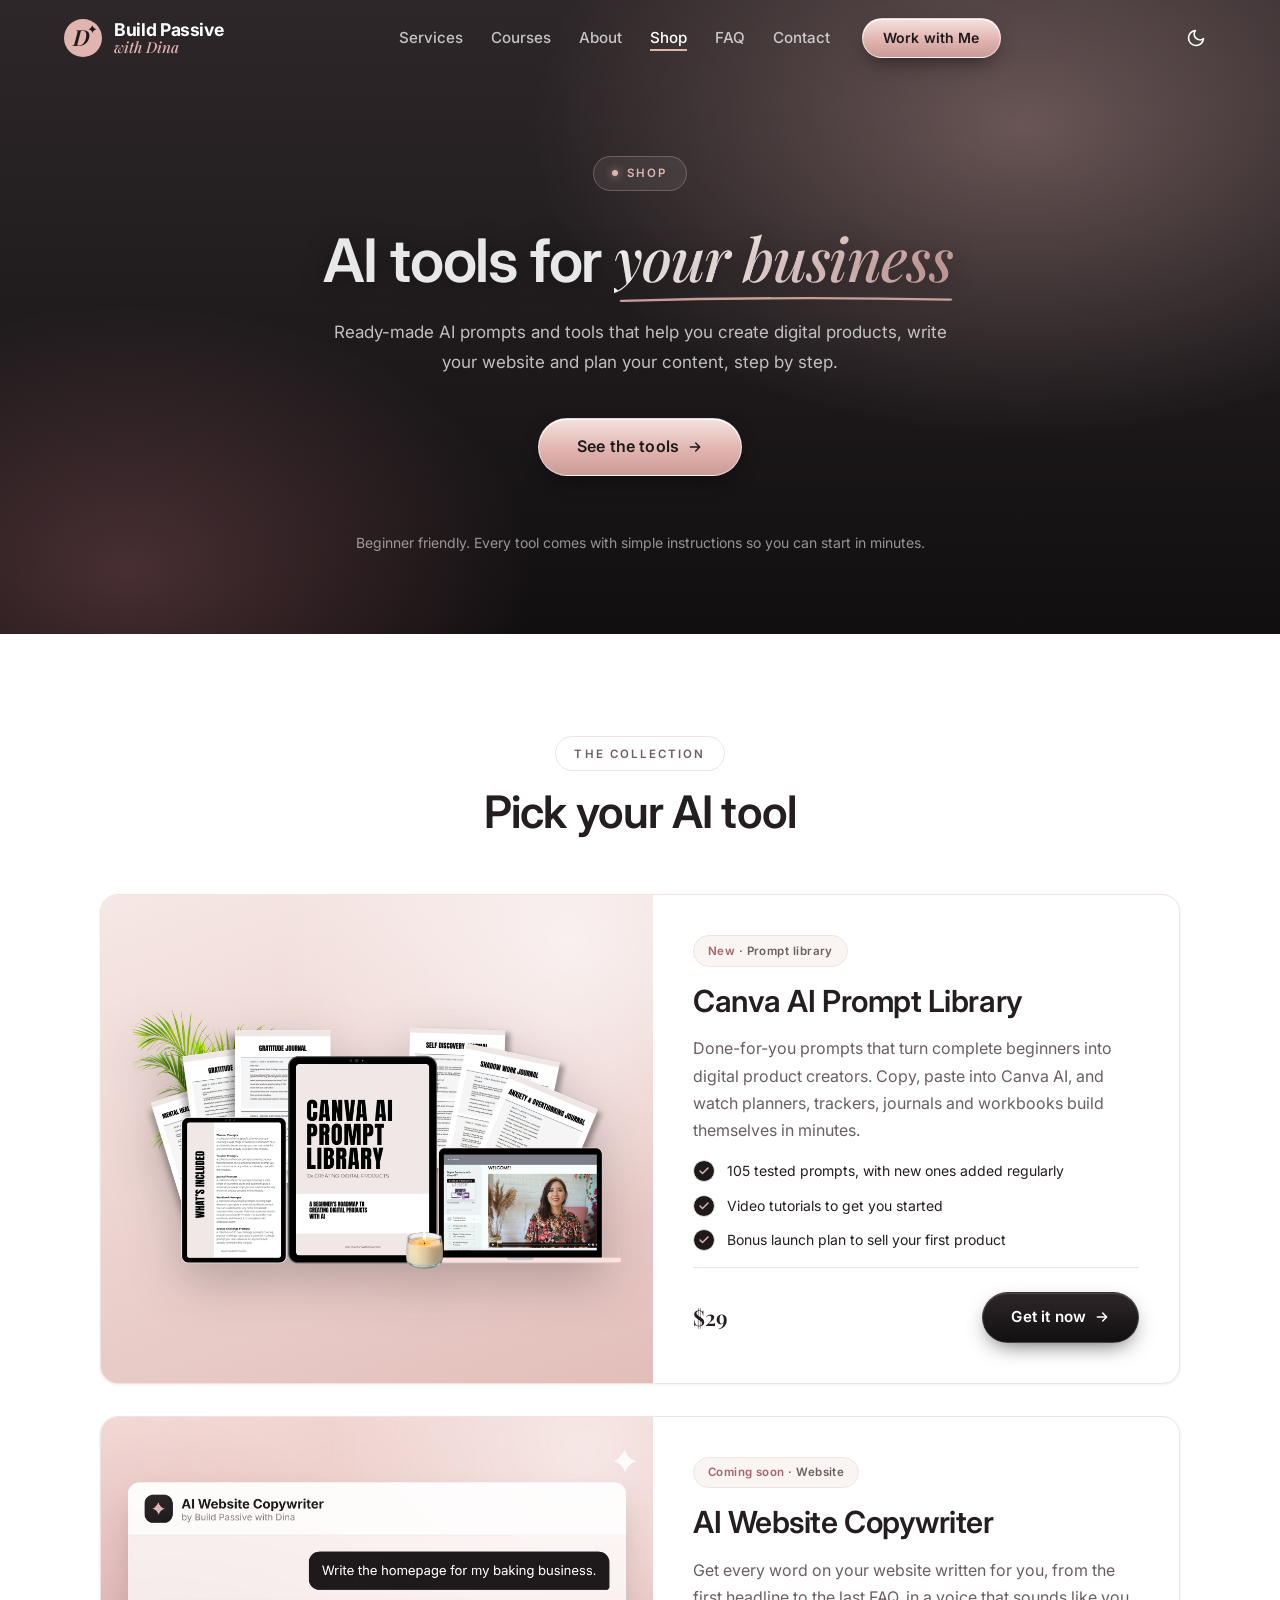
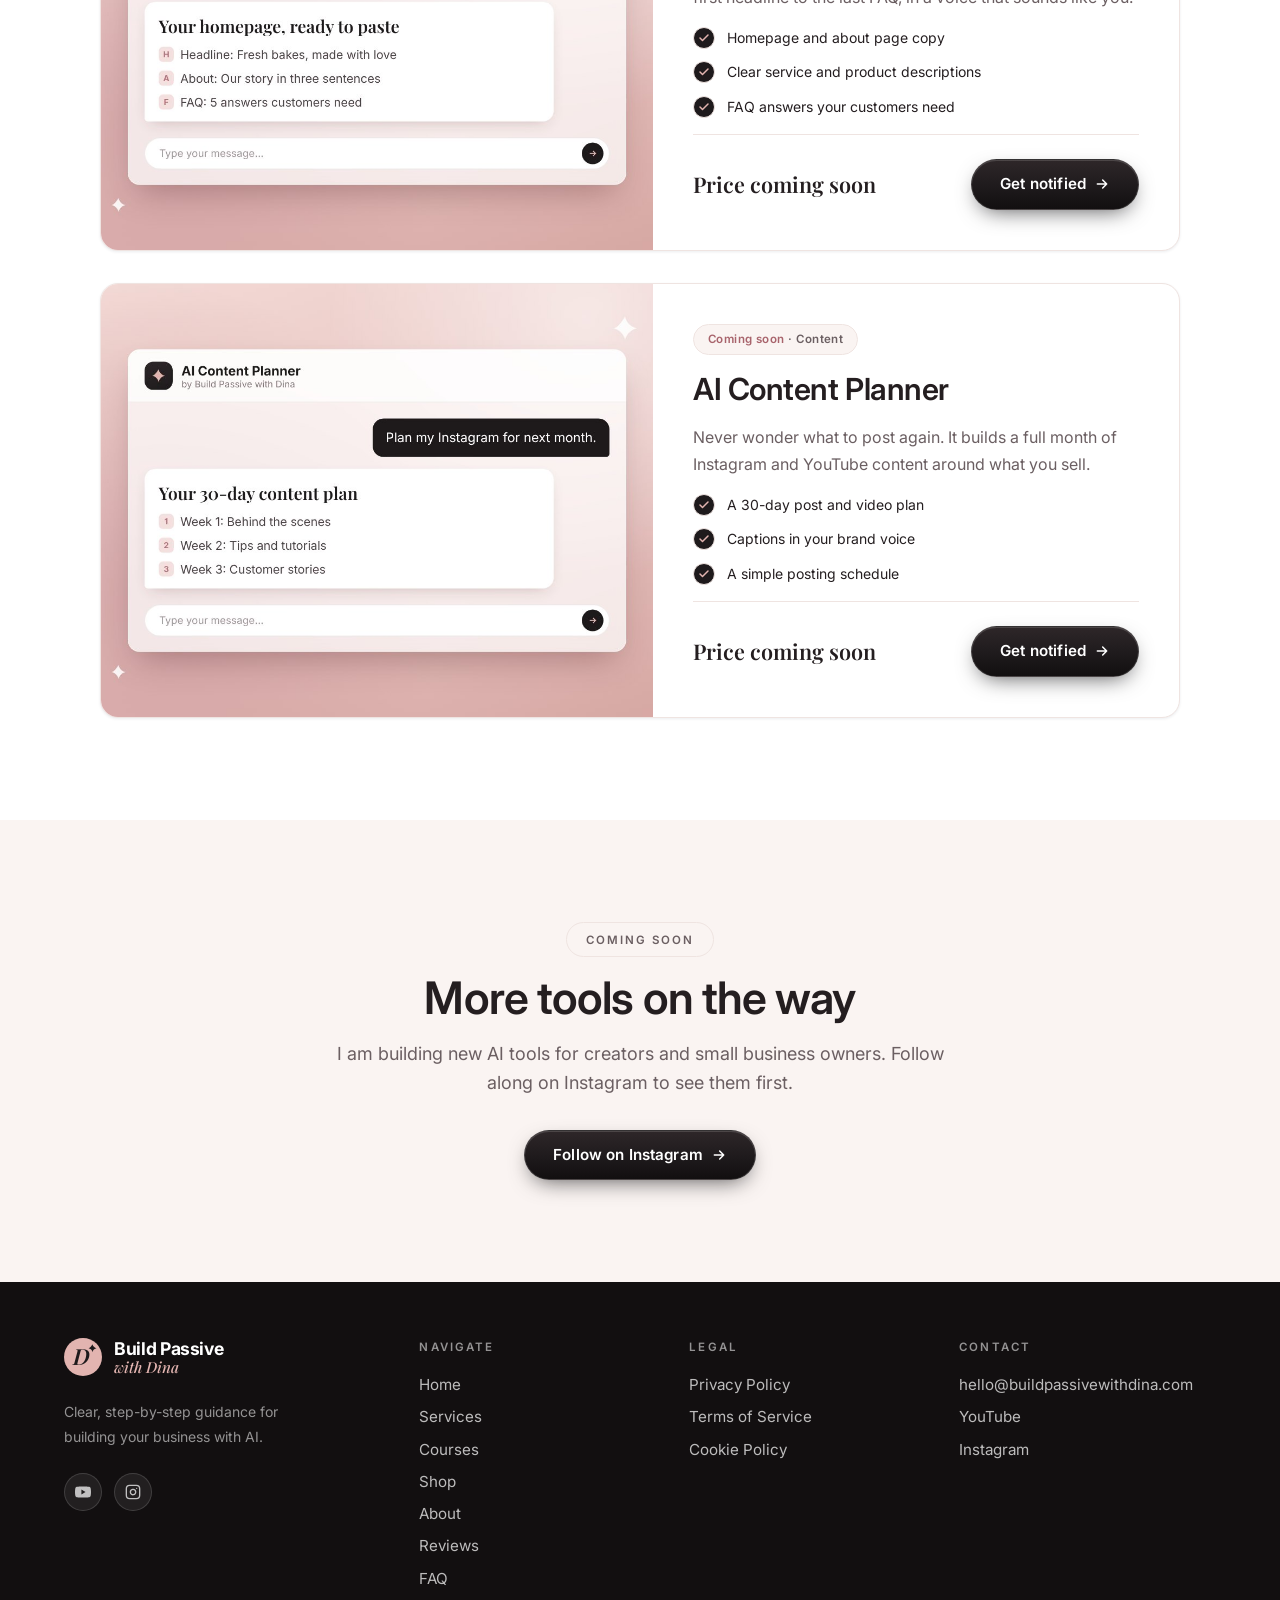
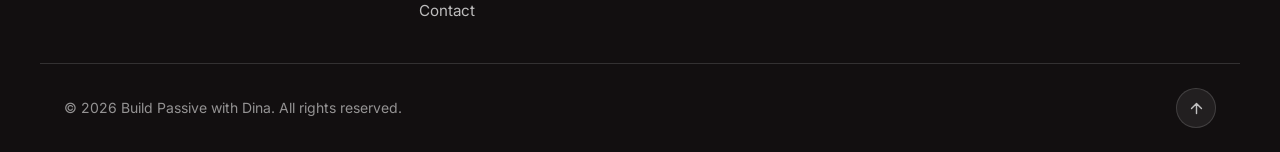
<file: shop.html>
<!DOCTYPE html>
<html lang="en" data-theme="light">
<head>
  <meta charset="UTF-8">
  <meta name="viewport" content="width=device-width, initial-scale=1.0">
  <meta name="description" content="Ready-made AI prompts and tools that help you create digital products, write your website and plan your content.">
  <meta name="theme-color" content="#1e1a1c">
  <meta property="og:title" content="Shop | Build Passive with Dina">
  <meta property="og:description" content="Ready-made AI prompts and tools that help you create digital products, write your website and plan your content.">
  <meta property="og:image" content="assets/brand/profile-picture.png">
  <link rel="icon" type="image/png" href="assets/favicon.png">
  <link rel="apple-touch-icon" href="assets/apple-touch-icon.png">

  <!-- Apply the saved theme before first paint to avoid a light flash
       for dark-mode users. Kept inline on purpose. -->
  <script>
    (function () {
      try {
        var t = localStorage.getItem("site-theme");
        if (t) document.documentElement.setAttribute("data-theme", t);
        else if (window.matchMedia("(prefers-color-scheme: dark)").matches)
          document.documentElement.setAttribute("data-theme", "dark");
      } catch (e) {}
    })();
  </script>
  <title>Shop | Build Passive with Dina</title>

  <!-- Fonts: Inter (all sans-serif). Swap the family in css/style.css → --font-base -->
  <link rel="preconnect" href="https://fonts.googleapis.com">
  <link rel="preconnect" href="https://fonts.gstatic.com" crossorigin>
  <link href="https://fonts.googleapis.com/css2?family=Inter:wght@400;500;600;700;800&display=swap" rel="stylesheet">

  <link rel="preload" href="assets/fonts/playfair-display-500-italic.woff2" as="font" type="font/woff2" crossorigin>
  <link rel="stylesheet" href="css/style.css?v=20261020">
</head>
<body>

  <a class="skip-link" href="#main">Skip to content</a>

  <header class="site-header" id="site-header">
    <div class="container header-inner">

      <a href="index.html" class="logo" aria-label="Build Passive with Dina, home">
        <svg class="logo-mark" viewBox="0 0 48 48" xmlns="http://www.w3.org/2000/svg" aria-hidden="true">
          <circle cx="24" cy="24" r="24"/>
          <text class="logo-mark-ink" x="22.5" y="33.5" text-anchor="middle" font-family="Playfair Display, Georgia, serif" font-style="italic" font-weight="600" font-size="28">D</text>
          <path class="logo-mark-ink" transform="translate(31 8) scale(.42)" d="M12 0c.6 5.6 6.4 11.4 12 12-5.6.6-11.4 6.4-12 12-.6-5.6-6.4-11.4-12-12C5.6 11.4 11.4.6 12 0z"/>
        </svg>
        <span class="logo-text">
          <span class="logo-text-main">Build Passive</span>
          <span class="logo-text-sub logo-accent">with Dina</span>
        </span>
      </a>

      <nav class="site-nav" id="site-nav" aria-label="Main navigation">
        <ul class="nav-list">
          <li><a href="index.html#services" class="nav-link">Services</a></li>
          <li><a href="index.html#courses" class="nav-link">Courses</a></li>
          <li><a href="index.html#about" class="nav-link">About</a></li>
          <li><a href="shop.html" class="nav-link active" aria-current="page">Shop</a></li>
          <li><a href="index.html#faq" class="nav-link">FAQ</a></li>
          <li><a href="index.html#contact" class="nav-link">Contact</a></li>
        </ul>
        <a href="index.html#contact" class="btn btn-primary btn-sm nav-cta">Work with Me</a>
      </nav>

      <div class="header-actions">
        <button class="theme-toggle" id="theme-toggle" aria-label="Toggle dark mode">
          <!-- Sun icon (shown in dark mode) -->
          <svg class="icon-sun" xmlns="http://www.w3.org/2000/svg" width="20" height="20" viewBox="0 0 24 24" fill="none" stroke="currentColor" stroke-width="2" stroke-linecap="round" stroke-linejoin="round" aria-hidden="true">
            <circle cx="12" cy="12" r="4"/><path d="M12 2v2M12 20v2M4.93 4.93l1.41 1.41M17.66 17.66l1.41 1.41M2 12h2M20 12h2M6.34 17.66l-1.41 1.41M19.07 4.93l-1.41 1.41"/>
          </svg>
          <!-- Moon icon (shown in light mode) -->
          <svg class="icon-moon" xmlns="http://www.w3.org/2000/svg" width="20" height="20" viewBox="0 0 24 24" fill="none" stroke="currentColor" stroke-width="2" stroke-linecap="round" stroke-linejoin="round" aria-hidden="true">
            <path d="M21 12.79A9 9 0 1 1 11.21 3 7 7 0 0 0 21 12.79z"/>
          </svg>
        </button>

        <button class="nav-toggle" id="nav-toggle" aria-label="Open menu" aria-expanded="false" aria-controls="site-nav">
          <span class="nav-toggle-bar"></span>
          <span class="nav-toggle-bar"></span>
          <span class="nav-toggle-bar"></span>
        </button>
      </div>

    </div>
  </header>

  <main id="main" tabindex="-1">

    <section class="page-hero">
      <div class="container hero-content">
        <p class="hero-eyebrow animate-on-load" style="--delay: 0">Shop</p>
        <h1 class="hero-title animate-on-load" style="--delay: 1">AI tools for <span class="hero-title-accent">your business</span></h1>
        <p class="hero-subtitle animate-on-load" style="--delay: 2">Ready-made AI prompts and tools that help you create digital products, write your website and plan your content, step by step.</p>
        <div class="hero-actions animate-on-load" style="--delay: 3">
          <a href="#tools" class="btn btn-primary btn-lg">See the tools <svg class="btn-arrow" xmlns="http://www.w3.org/2000/svg" width="16" height="16" viewBox="0 0 24 24" fill="none" stroke="currentColor" stroke-width="2.25" stroke-linecap="round" stroke-linejoin="round" aria-hidden="true"><path d="M5 12h14M13 6l6 6-6 6"/></svg></a></div>
        <p class="shop-trust animate-on-load" style="--delay: 4">Beginner friendly. Every tool comes with simple instructions so you can start in minutes.</p>
      </div>
    </section>

    <section class="section" id="tools">
      <div class="container">
        <div class="section-head animate-on-scroll">
          <span class="section-eyebrow">The Collection</span>
          <h2 class="section-title">Pick your AI tool</h2>
          
        </div>
        <div class="shop-stack">
          <!-- LIVE PRODUCT: Canva AI Prompt Library -->
          <article class="shop-card animate-on-scroll">
            <a class="shop-card-media shop-media-fit" href="canva-ai-prompt-library.html">
              <img src="assets/products/canva-code-mockup.webp" alt="Canva AI Prompt Library shown on a laptop, tablet and product box" loading="lazy" decoding="async">
            </a>
            <div class="shop-card-body">
              <span class="shop-pill"><span class="shop-pill-new">New</span> &middot; Prompt library</span>
              <h3>Canva AI Prompt Library</h3>
              <p>Done-for-you prompts that turn complete beginners into digital product creators. Copy, paste into Canva AI, and watch planners, trackers, journals and workbooks build themselves in minutes.</p>
              <ul class="shop-list"><li><span class="about-check" aria-hidden="true"><svg xmlns="http://www.w3.org/2000/svg" width="12" height="12" viewBox="0 0 24 24" fill="none" stroke="currentColor" stroke-width="3" stroke-linecap="round" stroke-linejoin="round"><path d="M20 6 9 17l-5-5"/></svg></span><span>105 tested prompts, with new ones added regularly</span></li><li><span class="about-check" aria-hidden="true"><svg xmlns="http://www.w3.org/2000/svg" width="12" height="12" viewBox="0 0 24 24" fill="none" stroke="currentColor" stroke-width="3" stroke-linecap="round" stroke-linejoin="round"><path d="M20 6 9 17l-5-5"/></svg></span><span>Video tutorials to get you started</span></li><li><span class="about-check" aria-hidden="true"><svg xmlns="http://www.w3.org/2000/svg" width="12" height="12" viewBox="0 0 24 24" fill="none" stroke="currentColor" stroke-width="3" stroke-linecap="round" stroke-linejoin="round"><path d="M20 6 9 17l-5-5"/></svg></span><span>Bonus launch plan to sell your first product</span></li></ul>
              <div class="shop-card-foot">
                <span class="shop-price">$29</span>
                <a href="canva-ai-prompt-library.html" class="btn btn-dark">Get it now <svg class="btn-arrow" xmlns="http://www.w3.org/2000/svg" width="16" height="16" viewBox="0 0 24 24" fill="none" stroke="currentColor" stroke-width="2.25" stroke-linecap="round" stroke-linejoin="round" aria-hidden="true"><path d="M5 12h14M13 6l6 6-6 6"/></svg></a>
              </div>
            </div>
          </article>
          <!-- PLACEHOLDER PRODUCT: when this product is ready, set the price and
               point the button to its ThriveCart or product page link -->
          <article class="shop-card animate-on-scroll">
            <div class="shop-card-media">
              <img src="assets/shop/bot-website.jpg" alt="Preview of the AI Website Copywriter chatting with a user" loading="lazy" decoding="async">
            </div>
            <div class="shop-card-body">
              <span class="shop-pill"><span class="shop-pill-new">Coming soon</span> &middot; Website</span>
              <h3>AI Website Copywriter</h3>
              <p>Get every word on your website written for you, from the first headline to the last FAQ, in a voice that sounds like you.</p>
              <ul class="shop-list"><li><span class="about-check" aria-hidden="true"><svg xmlns="http://www.w3.org/2000/svg" width="12" height="12" viewBox="0 0 24 24" fill="none" stroke="currentColor" stroke-width="3" stroke-linecap="round" stroke-linejoin="round"><path d="M20 6 9 17l-5-5"/></svg></span><span>Homepage and about page copy</span></li><li><span class="about-check" aria-hidden="true"><svg xmlns="http://www.w3.org/2000/svg" width="12" height="12" viewBox="0 0 24 24" fill="none" stroke="currentColor" stroke-width="3" stroke-linecap="round" stroke-linejoin="round"><path d="M20 6 9 17l-5-5"/></svg></span><span>Clear service and product descriptions</span></li><li><span class="about-check" aria-hidden="true"><svg xmlns="http://www.w3.org/2000/svg" width="12" height="12" viewBox="0 0 24 24" fill="none" stroke="currentColor" stroke-width="3" stroke-linecap="round" stroke-linejoin="round"><path d="M20 6 9 17l-5-5"/></svg></span><span>FAQ answers your customers need</span></li></ul>
              <div class="shop-card-foot">
                <span class="shop-price">Price coming soon</span>
                <a href="mailto:hello@buildpassivewithdina.com?subject=Notify%20me:%20AI%20Website%20Copywriter" class="btn btn-dark">Get notified <svg class="btn-arrow" xmlns="http://www.w3.org/2000/svg" width="16" height="16" viewBox="0 0 24 24" fill="none" stroke="currentColor" stroke-width="2.25" stroke-linecap="round" stroke-linejoin="round" aria-hidden="true"><path d="M5 12h14M13 6l6 6-6 6"/></svg></a>
              </div>
            </div>
          </article>
          <!-- PLACEHOLDER PRODUCT: when this product is ready, set the price and
               point the button to its ThriveCart or product page link -->
          <article class="shop-card animate-on-scroll">
            <div class="shop-card-media">
              <img src="assets/shop/bot-content.jpg" alt="Preview of the AI Content Planner chatting with a user" loading="lazy" decoding="async">
            </div>
            <div class="shop-card-body">
              <span class="shop-pill"><span class="shop-pill-new">Coming soon</span> &middot; Content</span>
              <h3>AI Content Planner</h3>
              <p>Never wonder what to post again. It builds a full month of Instagram and YouTube content around what you sell.</p>
              <ul class="shop-list"><li><span class="about-check" aria-hidden="true"><svg xmlns="http://www.w3.org/2000/svg" width="12" height="12" viewBox="0 0 24 24" fill="none" stroke="currentColor" stroke-width="3" stroke-linecap="round" stroke-linejoin="round"><path d="M20 6 9 17l-5-5"/></svg></span><span>A 30-day post and video plan</span></li><li><span class="about-check" aria-hidden="true"><svg xmlns="http://www.w3.org/2000/svg" width="12" height="12" viewBox="0 0 24 24" fill="none" stroke="currentColor" stroke-width="3" stroke-linecap="round" stroke-linejoin="round"><path d="M20 6 9 17l-5-5"/></svg></span><span>Captions in your brand voice</span></li><li><span class="about-check" aria-hidden="true"><svg xmlns="http://www.w3.org/2000/svg" width="12" height="12" viewBox="0 0 24 24" fill="none" stroke="currentColor" stroke-width="3" stroke-linecap="round" stroke-linejoin="round"><path d="M20 6 9 17l-5-5"/></svg></span><span>A simple posting schedule</span></li></ul>
              <div class="shop-card-foot">
                <span class="shop-price">Price coming soon</span>
                <a href="mailto:hello@buildpassivewithdina.com?subject=Notify%20me:%20AI%20Content%20Planner" class="btn btn-dark">Get notified <svg class="btn-arrow" xmlns="http://www.w3.org/2000/svg" width="16" height="16" viewBox="0 0 24 24" fill="none" stroke="currentColor" stroke-width="2.25" stroke-linecap="round" stroke-linejoin="round" aria-hidden="true"><path d="M5 12h14M13 6l6 6-6 6"/></svg></a>
              </div>
            </div>
          </article>
        </div>
      </div>
    </section>

    <section class="section section-alt">
      <div class="container shop-more animate-on-scroll">
        <span class="section-eyebrow">Coming soon</span>
        <h2 class="section-title">More tools on the way</h2>
        <p class="section-subtitle">I am building new AI tools for creators and small business owners. Follow along on Instagram to see them first.</p>
        <a href="https://www.instagram.com/buildpassivewithdina/" target="_blank" rel="noopener" class="btn btn-dark">Follow on Instagram <svg class="btn-arrow" xmlns="http://www.w3.org/2000/svg" width="16" height="16" viewBox="0 0 24 24" fill="none" stroke="currentColor" stroke-width="2.25" stroke-linecap="round" stroke-linejoin="round" aria-hidden="true"><path d="M5 12h14M13 6l6 6-6 6"/></svg></a>
      </div>
    </section>

  </main>

  <footer class="site-footer">
    <div class="container footer-grid">

      <div class="footer-brand">
        <a href="index.html" class="logo" aria-label="Build Passive with Dina, back to top">
        <svg class="logo-mark" viewBox="0 0 48 48" xmlns="http://www.w3.org/2000/svg" aria-hidden="true">
          <circle cx="24" cy="24" r="24"/>
          <text class="logo-mark-ink" x="22.5" y="33.5" text-anchor="middle" font-family="Playfair Display, Georgia, serif" font-style="italic" font-weight="600" font-size="28">D</text>
          <path class="logo-mark-ink" transform="translate(31 8) scale(.42)" d="M12 0c.6 5.6 6.4 11.4 12 12-5.6.6-11.4 6.4-12 12-.6-5.6-6.4-11.4-12-12C5.6 11.4 11.4.6 12 0z"/>
        </svg>
        <span class="logo-text">
          <span class="logo-text-main">Build Passive</span>
          <span class="logo-text-sub logo-accent">with Dina</span>
        </span>
        </a>
        <p class="footer-tagline">
          Clear, step-by-step guidance for building your business with AI.
        </p>
        <div class="footer-social">
          <a href="https://www.youtube.com/@BuildPassivewithDina" target="_blank" rel="noopener" class="footer-social-link" aria-label="YouTube">
            <svg xmlns="http://www.w3.org/2000/svg" width="16" height="16" viewBox="0 0 24 24" fill="currentColor" aria-hidden="true"><path d="M23.5 6.2a3 3 0 0 0-2.1-2.1C19.5 3.6 12 3.6 12 3.6s-7.5 0-9.4.5A3 3 0 0 0 .5 6.2 31 31 0 0 0 0 12a31 31 0 0 0 .5 5.8 3 3 0 0 0 2.1 2.1c1.9.5 9.4.5 9.4.5s7.5 0 9.4-.5a3 3 0 0 0 2.1-2.1A31 31 0 0 0 24 12a31 31 0 0 0-.5-5.8zM9.6 15.6V8.4l6.2 3.6-6.2 3.6z"/></svg>
          </a>
          <a href="https://www.instagram.com/buildpassivewithdina/" target="_blank" rel="noopener" class="footer-social-link" aria-label="Instagram">
            <svg xmlns="http://www.w3.org/2000/svg" width="16" height="16" viewBox="0 0 24 24" fill="none" stroke="currentColor" stroke-width="2" stroke-linecap="round" stroke-linejoin="round" aria-hidden="true"><rect x="2" y="2" width="20" height="20" rx="5"/><path d="M16 11.37a4 4 0 1 1-7.91 1.17 4 4 0 0 1 7.91-1.17z"/><path d="M17.5 6.5h.01"/></svg>
          </a>
        </div>
      </div>

      <nav class="footer-col" aria-label="Footer navigation">
        <h3 class="footer-heading">Navigate</h3>
        <ul class="footer-links">
          <li><a href="index.html">Home</a></li>
          <li><a href="index.html#services">Services</a></li>
          <li><a href="index.html#courses">Courses</a></li>
          <li><a href="shop.html">Shop</a></li>
          <li><a href="index.html#about">About</a></li>
          <li><a href="index.html#reviews">Reviews</a></li>
          <li><a href="index.html#faq">FAQ</a></li>
          <li><a href="index.html#contact">Contact</a></li>
        </ul>
      </nav>

      <div class="footer-col">
        <h3 class="footer-heading">Legal</h3>
        <ul class="footer-links">
          <li><a href="#">Privacy Policy</a></li>
          <li><a href="#">Terms of Service</a></li>
          <li><a href="#">Cookie Policy</a></li>
        </ul>
      </div>

      <div class="footer-col">
        <h3 class="footer-heading">Contact</h3>
        <ul class="footer-links">
          <li><a href="mailto:hello@buildpassivewithdina.com">hello@buildpassivewithdina.com</a></li>
          <li><a href="https://www.youtube.com/@BuildPassivewithDina" target="_blank" rel="noopener">YouTube</a></li>
          <li><a href="https://www.instagram.com/buildpassivewithdina/" target="_blank" rel="noopener">Instagram</a></li>
        </ul>
      </div>

    </div>

    <div class="container footer-bottom">
      <p>&copy; 2026 Build Passive with Dina. All rights reserved.</p>
      <a href="index.html" class="footer-top-btn" aria-label="Back to top">
        <svg xmlns="http://www.w3.org/2000/svg" width="17" height="17" viewBox="0 0 24 24" fill="none" stroke="currentColor" stroke-width="2" stroke-linecap="round" stroke-linejoin="round" aria-hidden="true"><path d="M12 19V5M5 12l7-7 7 7"/></svg>
      </a>
    </div>

  </footer>

  <script src="js/main.js"></script>
</body>
</html>
</file>
<file: css/style.css>
/* ============================================================
   THEME — design tokens. Edit this block to re-brand a project.

   Rules the rest of the stylesheet follows:
   - No raw colors outside this block. Components reference tokens
     (or derive tints with color-mix on a token).
   - Layout spacing uses the --space-* scale. Component-internal
     optical values (button padding, icon sizes) may be literal.
============================================================ */
:root {
  /* Brand colors */
  --color-primary: #1e1a1c;        /* main brand color: warm charcoal */
  --color-primary-light: #2e2729;  /* gradient top edge */
  --color-primary-dark: #120f10;   /* hover / active / gradient bottom */

  /* Accent scale: dusty rose */
  --color-accent-light: #f4e1df;
  --color-accent: #e2b4b0;
  --color-accent-dark: #c99a96;

  /* Surfaces & text (light theme) */
  --color-bg: #ffffff;
  --color-surface: #faf4f2;
  --color-text: #241e20;
  --color-text-muted: #6b5f62;
  --color-border: #efe4e1;
  /* Deeper rose for accents on light surfaces (readable on white) */
  --color-accent-deep: #a8646c;

  /* On-dark alpha scale — text, borders, and fills over photos
     and dark surfaces. Theme-independent. */
  --on-dark-100: #ffffff;
  --on-dark-90: rgba(255, 255, 255, 0.9);
  --on-dark-72: rgba(255, 255, 255, 0.72);
  --on-dark-55: rgba(255, 255, 255, 0.55);
  --on-dark-35: rgba(255, 255, 255, 0.35);
  --on-dark-25: rgba(255, 255, 255, 0.25);
  --on-dark-15: rgba(255, 255, 255, 0.14);
  --on-dark-08: rgba(255, 255, 255, 0.07);

  /* Convenience aliases used by components on dark backgrounds */
  --color-light: var(--on-dark-100);
  --color-light-muted: var(--on-dark-72);

  /* Shared gradients */
  --gradient-accent: linear-gradient(180deg, var(--color-accent-light) 0%, var(--color-accent) 55%, var(--color-accent-dark) 100%);
  --gradient-dark: linear-gradient(180deg, var(--color-primary-light) 0%, var(--color-primary) 55%, var(--color-primary-dark) 100%);
  --gradient-accent-text: linear-gradient(115deg, var(--on-dark-100) 0%, var(--color-accent-light) 45%, var(--color-accent-dark) 100%);

  /* Hero background. Swap the image per project — e.g.
     --hero-image: url("../assets/your-photo.jpg");
     The gradient is kept underneath as a fallback while the image loads. */
  --hero-image: url("../assets/hero.jpg"),
                linear-gradient(135deg, #120f10 0%, #1e1a1c 55%, #2e2729 100%);
  --hero-overlay: radial-gradient(ellipse 120% 90% at 50% 20%, rgba(18, 15, 16, 0.12) 0%, rgba(18, 15, 16, 0.55) 100%),
                  linear-gradient(to bottom, rgba(18, 15, 16, 0.35), rgba(18, 15, 16, 0.62));

  /* Typography */
  --font-base: "Inter", -apple-system, BlinkMacSystemFont, "Segoe UI", Roboto, sans-serif;
  --font-serif: "Playfair Display", Georgia, "Times New Roman", serif;
  --fs-xs: 0.72rem;
  --fs-sm: 0.875rem;
  --fs-base: 1rem;
  --fs-lg: 1.125rem;
  --fs-xl: clamp(1.25rem, 2vw, 1.5rem);
  --fs-lead: 1.0625rem;   /* intro/lead paragraphs and FAQ questions */
  --fs-stat: 1.85rem;
  --fs-h2: clamp(2rem, 3.5vw, 3rem);
  --fs-h1: clamp(2.75rem, 5.5vw, 4.5rem);
  --tracking-wide: 0.14em;
  --tracking-wider: 0.18em;

  /* Spacing scale */
  --space-1: 0.25rem;
  --space-2: 0.5rem;
  --space-3: 0.75rem;
  --space-4: 1rem;
  --space-5: 1.5rem;
  --space-6: 2rem;
  --space-7: 2.5rem;
  --space-8: 3.5rem;
  --space-9: 5rem;

  /* Layout */
  --container-max: 1200px;
  --container-pad: 1.5rem;
  --section-pad: clamp(4rem, 8vw, 6.5rem);
  --header-height: 76px;

  /* Scrim — legibility gradient over card/section imagery */
  --scrim: linear-gradient(to top, rgba(10, 11, 14, 0.72) 0%, rgba(10, 11, 14, 0.05) 55%);

  /* Misc */
  --radius: 8px;
  --radius-lg: 18px;
  --radius-pill: 999px;
  --shadow-sm: 0 1px 3px rgba(16, 30, 54, 0.08);
  --shadow-md: 0 6px 24px rgba(16, 30, 54, 0.12);
  --shadow-lg: 0 28px 56px -24px rgba(5, 6, 9, 0.6);
  --shadow-btn: 0 8px 22px -8px rgba(5, 6, 9, 0.7);
  --shadow-btn-hover: 0 14px 30px -10px rgba(5, 6, 9, 0.8);
  --transition: 0.25s ease;
}

/* Dark theme overrides — toggled by JS setting data-theme on <html> */
[data-theme="dark"] {
  --color-bg: #141112;
  --color-surface: #1d191a;
  --color-text: #eee8e6;
  --color-text-muted: #a39a9c;
  --color-border: #2c2628;
  --color-accent-deep: #e2b4b0;
  --shadow-sm: 0 1px 3px rgba(0, 0, 0, 0.4);
  --shadow-md: 0 6px 24px rgba(0, 0, 0, 0.5);
}

/* Brand serif (self-hosted, used for the logo and accent words) */
@font-face { font-family: "Playfair Display"; src: url("../assets/fonts/playfair-display-600.woff2") format("woff2"); font-weight: 600; font-style: normal; font-display: swap; }
@font-face { font-family: "Playfair Display"; src: url("../assets/fonts/playfair-display-500-italic.woff2") format("woff2"); font-weight: 500; font-style: italic; font-display: swap; }
@font-face { font-family: "Playfair Display"; src: url("../assets/fonts/playfair-display-600-italic.woff2") format("woff2"); font-weight: 600; font-style: italic; font-display: swap; }

/* ============================================================
   RESET & BASE
============================================================ */
*,
*::before,
*::after {
  margin: 0;
  padding: 0;
  box-sizing: border-box;
}

html {
  scroll-behavior: smooth;
  scroll-padding-top: var(--header-height);
}

body {
  font-family: var(--font-base);
  font-size: var(--fs-base);
  line-height: 1.6;
  color: var(--color-text);
  background-color: var(--color-bg);
  transition: background-color var(--transition), color var(--transition);
  -webkit-font-smoothing: antialiased;
}

img {
  max-width: 100%;
  display: block;
}

a {
  color: inherit;
  text-decoration: none;
}

ul {
  list-style: none;
}

button {
  font: inherit;
  cursor: pointer;
  border: none;
  background: none;
  color: inherit;
}

/* Visible keyboard focus everywhere; currentColor stays legible on
   both light and dark surfaces. */
:focus-visible {
  outline: 2px solid currentColor;
  outline-offset: 3px;
}

/* Skip link: hidden above the viewport until keyboard-focused */
.skip-link {
  position: fixed;
  top: var(--space-3);
  left: var(--space-3);
  z-index: 300;
  padding: 0.65rem 1.25rem;
  background-image: var(--gradient-dark);
  color: var(--color-light);
  font-weight: 600;
  font-size: var(--fs-sm);
  border-radius: var(--radius-pill);
  box-shadow: var(--shadow-md);
  transform: translateY(-250%);
  transition: transform var(--transition);
}

.skip-link:focus,
.skip-link:focus-visible {
  transform: translateY(0);
}

/* Focus target for the skip link; no visible ring needed on <main> */
main:focus {
  outline: none;
}

.container {
  max-width: var(--container-max);
  margin-inline: auto;
  padding-inline: var(--container-pad);
}

.section {
  padding-block: var(--section-pad);
}

/* Matches the hero's display style: semibold, tight tracking */
.section-title {
  font-size: var(--fs-h2);
  font-weight: 600;
  line-height: 1.14;
  letter-spacing: -0.02em;
  text-align: center;
  text-wrap: balance;
  margin-bottom: var(--space-3);
}

.section-title.align-left {
  text-align: left;
  margin-bottom: 0;
}

.section-subtitle {
  font-size: var(--fs-lg);
  color: var(--color-text-muted);
  text-align: center;
  max-width: 640px;
  margin-inline: auto;
}

/* Film grain utility: add class="grain" to any dark section for a
   subtle animated-noise texture that kills the flat-gradient look. */
.grain {
  position: relative;
}

.grain::before {
  content: "";
  position: absolute;
  inset: 0;
  z-index: 2;
  pointer-events: none;
  opacity: 0.09;
  background-image: url("data:image/svg+xml;utf8,<svg xmlns='http://www.w3.org/2000/svg' width='220' height='220'><filter id='n'><feTurbulence type='fractalNoise' baseFrequency='0.8' numOctaves='2' stitchTiles='stitch'/><feColorMatrix type='saturate' values='0'/></filter><rect width='100%25' height='100%25' filter='url(%23n)'/></svg>");
  background-size: 220px 220px;
}

/* Small pill badge above a section title */
.section-eyebrow {
  display: inline-flex;
  align-items: center;
  gap: var(--space-2);
  font-size: var(--fs-xs);
  font-weight: 600;
  letter-spacing: var(--tracking-wider);
  text-transform: uppercase;
  color: var(--color-text-muted);
  border: 1px solid var(--color-border);
  border-radius: var(--radius-pill);
  padding: 0.45rem 1.15rem;
  margin-bottom: var(--space-4);
}

/* ============================================================
   BUTTONS — reusable component
============================================================ */
.btn {
  position: relative;
  overflow: hidden;
  display: inline-flex;
  align-items: center;
  justify-content: center;
  gap: var(--space-2);
  font-weight: 600;
  font-size: 0.95rem;
  letter-spacing: 0.01em;
  padding: 0.75rem 1.75rem;
  border-radius: var(--radius-pill);
  border: 1px solid transparent;
  transition: background-color var(--transition), color var(--transition),
              border-color var(--transition), transform var(--transition),
              box-shadow var(--transition), filter var(--transition);
}

/* Shine sweep: a soft light streak crosses solid buttons on hover */
.btn-primary::after,
.btn-dark::after {
  content: "";
  position: absolute;
  inset: 0;
  background-image: linear-gradient(105deg, transparent 40%, var(--on-dark-55) 50%, transparent 60%);
  transform: translateX(-130%);
  pointer-events: none;
}

.btn-primary:hover::after,
.btn-dark:hover::after {
  animation: btn-shine 0.75s ease forwards;
}

@keyframes btn-shine {
  to { transform: translateX(130%); }
}

.btn:hover {
  transform: translateY(-2px);
}

.btn:active {
  transform: translateY(0);
}

/* Arrow icon inside a button slides on hover */
.btn .btn-arrow {
  transition: transform var(--transition);
}

.btn:hover .btn-arrow {
  transform: translateX(4px);
}

/* Accent primary — light button with dark text */
.btn-primary {
  background-image: var(--gradient-accent);
  color: var(--color-primary);
  border-color: var(--on-dark-55);
  box-shadow: inset 0 1px 0 var(--on-dark-90), var(--shadow-btn);
}

.btn-primary:hover {
  filter: brightness(1.04);
  box-shadow: inset 0 1px 0 var(--on-dark-90), var(--shadow-btn-hover);
}

/* Dark variant — charcoal button for use on light surfaces */
.btn-dark {
  background-image: var(--gradient-dark);
  color: var(--color-light);
  border-color: var(--on-dark-15);
  box-shadow: inset 0 1px 0 var(--on-dark-15), var(--shadow-btn);
}

.btn-dark:hover {
  filter: brightness(1.15);
}

/* Frosted-glass button for use on dark/photo backgrounds */
.btn-glass {
  background-color: var(--on-dark-08);
  border-color: var(--on-dark-25);
  color: var(--color-light);
  backdrop-filter: blur(10px);
  -webkit-backdrop-filter: blur(10px);
  box-shadow: inset 0 1px 0 var(--on-dark-15);
}

.btn-glass:hover {
  background-color: var(--on-dark-15);
  border-color: var(--on-dark-55);
}

.btn-outline-light {
  border-color: var(--on-dark-55);
  color: var(--color-light);
}

.btn-outline-light:hover {
  background-color: var(--on-dark-15);
  border-color: var(--color-light);
}

.btn-sm {
  padding: 0.5rem 1.25rem;
  font-size: var(--fs-sm);
}

.btn-lg {
  padding: 0.95rem 2.4rem;
  font-size: var(--fs-base);
}

/* ============================================================
   HEADER / NAVIGATION
============================================================ */
.site-header {
  position: fixed;
  inset: 0 0 auto 0;
  z-index: 100;
  height: var(--header-height);
  transition: background-color var(--transition), box-shadow var(--transition),
              transform 0.35s cubic-bezier(0.22, 1, 0.36, 1);
}

/* Transparent over the hero; frosted once scrolled (JS adds .scrolled) */
.site-header.scrolled {
  background-color: color-mix(in srgb, var(--color-bg) 82%, transparent);
  backdrop-filter: blur(14px) saturate(1.4);
  -webkit-backdrop-filter: blur(14px) saturate(1.4);
  box-shadow: var(--shadow-sm);
}

/* Smart header: hides on scroll down, returns on scroll up (JS) */
.site-header.hide {
  transform: translateY(-100%);
}

.header-inner {
  height: 100%;
  display: flex;
  align-items: center;
  justify-content: space-between;
  gap: var(--space-5);
}

/* Logo */
.logo {
  display: inline-flex;
  align-items: center;
  gap: var(--space-2);
  font-weight: 800;
  font-size: 1.25rem;
  color: var(--color-light);
  transition: color var(--transition);
}

.site-header.scrolled .logo {
  color: var(--color-text);
}

/* Inline SVG logo — paths use currentColor, so it inherits the
   header's color states (light over hero, dark once scrolled). */
.logo-svg {
  height: 28px;
  width: auto;
  display: block;
}

/* The logomark group carries the accent color */
.logo-accent {
  color: var(--color-accent);
}

/* Light accent reads as white-on-white once the header turns solid */
[data-theme="light"] .site-header.scrolled .logo-accent {
  color: var(--color-accent-deep);
}

/* Nav */
.site-nav {
  display: flex;
  align-items: center;
  gap: var(--space-6);
}

.nav-list {
  display: flex;
  align-items: center;
  gap: 1.75rem;
}

.nav-link {
  font-weight: 500;
  font-size: 0.95rem;
  color: var(--color-light-muted);
  position: relative;
  padding-block: var(--space-1);
  transition: color var(--transition);
}

.nav-link::after {
  content: "";
  position: absolute;
  left: 0;
  bottom: 0;
  width: 100%;
  height: 2px;
  background-color: var(--color-accent);
  transform: scaleX(0);
  transform-origin: left;
  transition: transform var(--transition);
}

.nav-link:hover,
.nav-link.active {
  color: var(--color-light);
}

.nav-link:hover::after,
.nav-link.active::after {
  transform: scaleX(1);
}

.site-header.scrolled .nav-link {
  color: var(--color-text-muted);
}

.site-header.scrolled .nav-link:hover,
.site-header.scrolled .nav-link.active {
  color: var(--color-text);
}

/* Light accent underline is invisible on a light header — use text color */
.site-header.scrolled .nav-link::after {
  background-color: var(--color-text);
}

/* Accent CTA is low-contrast on the light scrolled header — flip to dark */
[data-theme="light"] .site-header.scrolled .nav-cta {
  background-image: var(--gradient-dark);
  color: var(--color-light);
  border-color: transparent;
  box-shadow: var(--shadow-sm);
}

/* Header actions (theme toggle + hamburger) */
.header-actions {
  display: flex;
  align-items: center;
  gap: var(--space-3);
}

.theme-toggle {
  display: inline-flex;
  align-items: center;
  justify-content: center;
  width: 40px;
  height: 40px;
  border-radius: var(--radius-pill);
  color: var(--color-light);
  transition: background-color var(--transition), color var(--transition);
}

.theme-toggle:hover {
  background-color: var(--on-dark-15);
}

.site-header.scrolled .theme-toggle {
  color: var(--color-text);
}

.site-header.scrolled .theme-toggle:hover {
  background-color: var(--color-surface);
}

/* Show moon in light mode, sun in dark mode */
.icon-sun { display: none; }
.icon-moon { display: block; }
[data-theme="dark"] .icon-sun { display: block; }
[data-theme="dark"] .icon-moon { display: none; }

/* Hamburger — hidden on desktop */
.nav-toggle {
  display: none;
  flex-direction: column;
  justify-content: center;
  gap: 5px;
  width: 40px;
  height: 40px;
  align-items: center;
}

.nav-toggle-bar {
  width: 22px;
  height: 2px;
  background-color: var(--color-light);
  transition: transform var(--transition), opacity var(--transition),
              background-color var(--transition);
}

.site-header.scrolled .nav-toggle-bar {
  background-color: var(--color-text);
}

/* Hamburger → X animation */
.nav-toggle.open .nav-toggle-bar:nth-child(1) {
  transform: translateY(7px) rotate(45deg);
}

.nav-toggle.open .nav-toggle-bar:nth-child(2) {
  opacity: 0;
}

.nav-toggle.open .nav-toggle-bar:nth-child(3) {
  transform: translateY(-7px) rotate(-45deg);
}

/* ============================================================
   HERO
============================================================ */
.hero {
  position: relative;
  min-height: 100vh;
  min-height: 100svh;
  display: flex;
  align-items: center;
  justify-content: center;
  text-align: center;
  overflow: hidden;
  background-color: var(--color-primary);
  color: var(--color-light);
  padding-block: calc(var(--header-height) + var(--space-6)) var(--space-9);
}

/* Background lives on its own layer so it can parallax.
   Extra top bleed covers the slower movement; JS drives --parallax. */
.hero::before {
  content: "";
  position: absolute;
  inset: -25% 0 0 0;
  background-image: var(--hero-image);
  background-size: cover;
  background-position: center;
  transform: translate3d(0, var(--parallax, 0px), 0);
  will-change: transform;
}

.hero-overlay {
  position: absolute;
  inset: 0;
  background-image: var(--hero-overlay);
}

.hero-content {
  position: relative;
  z-index: 1;
  max-width: 860px;
}

.hero-eyebrow {
  display: inline-flex;
  align-items: center;
  gap: 0.55rem;
  font-size: var(--fs-xs);
  font-weight: 600;
  letter-spacing: var(--tracking-wider);
  text-transform: uppercase;
  color: var(--color-accent);
  background-color: var(--on-dark-08);
  border: 1px solid color-mix(in srgb, var(--color-accent) 30%, transparent);
  border-radius: var(--radius-pill);
  padding: 0.45rem 1.15rem;
  backdrop-filter: blur(10px);
  -webkit-backdrop-filter: blur(10px);
  margin-bottom: var(--space-6);
}

/* Glowing dot inside the eyebrow badge */
.hero-eyebrow::before {
  content: "";
  width: 6px;
  height: 6px;
  border-radius: 50%;
  background-color: var(--color-accent);
  box-shadow: 0 0 8px color-mix(in srgb, var(--color-accent) 80%, transparent);
}

.hero-title {
  font-size: var(--fs-h1);
  font-weight: 600;
  line-height: 1.14;
  letter-spacing: -0.02em;
  color: var(--on-dark-90);
  max-width: 17ch;
  margin-inline: auto;
  margin-bottom: var(--space-5);
  text-wrap: balance;
  text-shadow: 0 2px 24px rgba(8, 9, 12, 0.35);
}

/* Highlighted word(s): bright accent sheen + curved underline stroke */
.hero-title-accent {
  position: relative;
  white-space: nowrap;
  background-image: var(--gradient-accent-text);
  -webkit-background-clip: text;
  background-clip: text;
  color: transparent;
}

/* Underline is a mask filled with the accent token, so it re-brands too */
.hero-title-accent::after {
  content: "";
  position: absolute;
  left: 1%;
  right: 1%;
  bottom: -0.1em;
  height: 0.13em;
  background-color: var(--color-accent);
  -webkit-mask-image: url("data:image/svg+xml;utf8,<svg xmlns='http://www.w3.org/2000/svg' viewBox='0 0 220 14' preserveAspectRatio='none'><path d='M3 10 Q 110 2 217 8' fill='none' stroke='black' stroke-width='4' stroke-linecap='round'/></svg>");
  mask-image: url("data:image/svg+xml;utf8,<svg xmlns='http://www.w3.org/2000/svg' viewBox='0 0 220 14' preserveAspectRatio='none'><path d='M3 10 Q 110 2 217 8' fill='none' stroke='black' stroke-width='4' stroke-linecap='round'/></svg>");
  -webkit-mask-size: 100% 100%;
  mask-size: 100% 100%;
  -webkit-mask-repeat: no-repeat;
  mask-repeat: no-repeat;
  opacity: 0.85;
  pointer-events: none;
}

.hero-subtitle {
  font-size: var(--fs-lead);
  font-weight: 400;
  line-height: 1.75;
  color: var(--on-dark-72);
  max-width: 540px;
  margin: 0 auto var(--space-7);
}

.hero-actions {
  display: flex;
  justify-content: center;
  flex-wrap: wrap;
  gap: var(--space-4);
  margin-bottom: var(--space-8);
}

/* Trust indicators */
.hero-trust {
  display: flex;
  align-items: center;
  justify-content: center;
  flex-wrap: wrap;
  gap: var(--space-4) var(--space-7);
}

.trust-stat {
  display: flex;
  flex-direction: column;
  align-items: center;
  gap: var(--space-1);
}

.trust-number {
  font-size: var(--fs-stat);
  font-weight: 500;
  letter-spacing: -0.01em;
  font-variant-numeric: tabular-nums;
  color: var(--on-dark-90);
}

.trust-label {
  font-size: var(--fs-xs);
  font-weight: 500;
  letter-spacing: var(--tracking-wide);
  text-transform: uppercase;
  color: var(--on-dark-55);
}

.trust-divider {
  width: 1px;
  height: 48px;
  background-image: linear-gradient(to bottom, transparent, var(--on-dark-35), transparent);
}

/* Scroll-down hint */
.scroll-hint {
  position: absolute;
  left: 50%;
  bottom: var(--space-6);
  transform: translateX(-50%);
  z-index: 1;
  display: flex;
  flex-direction: column;
  align-items: center;
  gap: 0.4rem;
  color: var(--color-light-muted);
  transition: color var(--transition);
}

.scroll-hint:hover {
  color: var(--color-light);
}

.scroll-hint-mouse {
  width: 22px;
  height: 34px;
  border: 1.5px solid currentColor;
  border-radius: var(--radius-pill);
  display: flex;
  justify-content: center;
  padding-top: 6px;
  opacity: 0.8;
}

.scroll-hint-wheel {
  width: 2.5px;
  height: 7px;
  border-radius: var(--radius-pill);
  background-color: currentColor;
  animation: scroll-wheel 1.8s ease-in-out infinite;
}

.scroll-hint-text {
  font-size: 0.65rem;
  font-weight: 500;
  letter-spacing: 0.22em;
  text-transform: uppercase;
  opacity: 0.7;
}

@keyframes scroll-wheel {
  0%   { transform: translateY(0); opacity: 1; }
  70%  { transform: translateY(10px); opacity: 0; }
  100% { transform: translateY(0); opacity: 0; }
}

/* ============================================================
   LOGO MARQUEE — infinite "trusted by" strip
============================================================ */
.logos {
  padding-block: var(--space-7);
}

.logos-label {
  text-align: center;
  font-size: var(--fs-xs);
  font-weight: 600;
  letter-spacing: var(--tracking-wider);
  text-transform: uppercase;
  color: var(--color-text-muted);
  margin-bottom: var(--space-6);
}

/* Edges fade out so wordmarks appear and dissolve gracefully */
.marquee {
  overflow: hidden;
  -webkit-mask-image: linear-gradient(to right, transparent, black 15%, black 85%, transparent);
  mask-image: linear-gradient(to right, transparent, black 15%, black 85%, transparent);
}

/* No-JS fallback only: instant pause. With JS, the driver in main.js
   takes over (.js) and eases the speed down instead. */
.marquee:not(.js):hover .marquee-group {
  animation-play-state: paused;
}

.marquee.js .marquee-group {
  animation: none;
}

.marquee-track {
  display: flex;
  width: max-content;
}

.marquee-group {
  display: flex;
  align-items: center;
  gap: var(--space-9);
  padding-right: var(--space-9);
  animation: marquee 32s linear infinite;
}

@keyframes marquee {
  to { transform: translateX(-100%); }
}

.marquee-item {
  white-space: nowrap;
  color: var(--color-text-muted);
  opacity: 0.7;
}

/* Placeholder wordmark styles — replace with real client logos */
.wm-caps {
  font-size: 1rem;
  font-weight: 700;
  letter-spacing: 0.25em;
  text-transform: uppercase;
}

.wm-serif {
  font-family: Georgia, "Times New Roman", serif;
  font-size: 1.35rem;
}

.wm-serif-italic {
  font-family: Georgia, "Times New Roman", serif;
  font-style: italic;
  font-size: 1.35rem;
}

.wm-bold {
  font-size: 1.3rem;
  font-weight: 800;
  letter-spacing: -0.02em;
}

/* ============================================================
   SERVICES — split header + image card grid
============================================================ */
.services-header {
  display: grid;
  grid-template-columns: 1.2fr 1fr;
  align-items: end;
  gap: var(--space-6) var(--space-9);
  margin-bottom: var(--space-8);
}

.services-header-side {
  display: flex;
  flex-direction: column;
  align-items: flex-start;
  gap: var(--space-5);
  padding-bottom: var(--space-2);
}

/* Same voice as the hero subtitle */
.services-header-text {
  font-size: var(--fs-lead);
  line-height: 1.75;
  color: var(--color-text-muted);
  max-width: 44ch;
}

.services-grid {
  display: grid;
  grid-template-columns: repeat(4, 1fr);
  gap: var(--space-5);
}

.service-card {
  position: relative;
  display: block;
  aspect-ratio: 3 / 4;
  border-radius: var(--radius-lg);
  overflow: hidden;
  background-color: var(--color-surface);
  box-shadow: var(--shadow-sm);
  transition: transform var(--transition), box-shadow var(--transition);
}

.service-card:hover {
  transform: translateY(-4px);
  box-shadow: var(--shadow-md);
}

.service-card img {
  width: 100%;
  height: 100%;
  object-fit: cover;
  transition: transform 0.45s ease;
}

.service-card:hover img {
  transform: scale(1.06);
}

/* Legibility scrim over the lower part of the photo */
.service-card::after {
  content: "";
  position: absolute;
  inset: 0;
  background-image: var(--scrim);
  pointer-events: none;
}

.service-card-label {
  position: absolute;
  left: var(--space-4);
  right: var(--space-4);
  bottom: var(--space-4);
  z-index: 1;
  color: var(--color-light);
  font-weight: 600;
  font-size: 0.95rem;
  line-height: 1.35;
  text-wrap: balance;
}

/* Frosted arrow chip, top-right corner */
.service-card-arrow {
  position: absolute;
  top: var(--space-3);
  right: var(--space-3);
  z-index: 1;
  display: inline-flex;
  align-items: center;
  justify-content: center;
  width: 34px;
  height: 34px;
  border-radius: var(--radius-pill);
  color: var(--color-light);
  background-color: var(--on-dark-15);
  border: 1px solid var(--on-dark-25);
  backdrop-filter: blur(8px);
  -webkit-backdrop-filter: blur(8px);
  transition: background-color var(--transition), color var(--transition),
              transform var(--transition);
}

.service-card:hover .service-card-arrow {
  background-color: var(--color-accent);
  border-color: var(--color-accent);
  color: var(--color-primary);
  transform: translate(2px, -2px);
}

/* ============================================================
   ABOUT — split media + content
============================================================ */
.about {
  background-color: var(--color-surface);
}

.about-grid {
  display: grid;
  grid-template-columns: 1fr 1.1fr;
  align-items: center;
  gap: var(--space-8) var(--space-9);
}

.about-media {
  position: relative;
}

.about-media img {
  width: 100%;
  aspect-ratio: 4 / 4.6;
  object-fit: cover;
  border-radius: var(--radius-lg);
  box-shadow: var(--shadow-md);
}

/* Floating stat badge overlapping the photo edge */
.about-badge {
  position: absolute;
  left: calc(-1 * var(--space-5));
  bottom: var(--space-6);
  display: flex;
  align-items: center;
  gap: var(--space-3);
  background-image: var(--gradient-dark);
  border: 1px solid var(--on-dark-15);
  border-radius: var(--radius-lg);
  padding: var(--space-4) var(--space-5);
  box-shadow: var(--shadow-md);
}

.about-badge-number {
  font-size: var(--fs-stat);
  font-weight: 500;
  letter-spacing: -0.01em;
  font-variant-numeric: tabular-nums;
  color: var(--color-accent);
}

.about-badge-label {
  font-size: var(--fs-xs);
  font-weight: 500;
  letter-spacing: var(--tracking-wide);
  text-transform: uppercase;
  line-height: 1.5;
  color: var(--on-dark-72);
}

.about-content .section-title {
  margin-bottom: var(--space-5);
}

/* Same voice as the hero subtitle */
.about-text {
  font-size: var(--fs-lead);
  line-height: 1.75;
  color: var(--color-text-muted);
  max-width: 52ch;
}

.about-text + .about-text {
  margin-top: var(--space-4);
}

.about-list {
  display: grid;
  grid-template-columns: repeat(2, 1fr);
  gap: var(--space-3) var(--space-5);
  margin-block: var(--space-5) var(--space-6);
}

.about-list li {
  display: flex;
  align-items: center;
  gap: var(--space-3);
  font-weight: 500;
  font-size: 0.95rem;
}

.about-check {
  flex: none;
  display: inline-flex;
  align-items: center;
  justify-content: center;
  width: 22px;
  height: 22px;
  border-radius: var(--radius-pill);
  background-color: var(--color-primary);
  border: 1px solid var(--color-border);
  color: var(--color-accent);
}

/* ============================================================
   REVIEWS — full-width testimonial slider on a dark band
============================================================ */
.reviews {
  /* Soft accent glow over the dark band, echoing the hero's vignette */
  background-image: radial-gradient(ellipse 90% 70% at 50% 0%, color-mix(in srgb, var(--color-accent) 7%, transparent) 0%, transparent 65%),
                    var(--gradient-dark);
  color: var(--color-light);
}

/* Asymmetric layout: header + controls left, quote dominates right.
   The .slider class sits on this wrapper so the controls can live
   outside the viewport while staying wired to the same component. */
.reviews-layout {
  display: grid;
  grid-template-columns: minmax(280px, 0.8fr) 1.3fr;
  grid-template-rows: 1fr auto;
  grid-template-areas:
    "side viewport"
    "controls viewport";
  column-gap: var(--space-9);
  row-gap: var(--space-6);
  align-items: start;
}

.reviews-side {
  grid-area: side;
}

.reviews .slider-viewport {
  grid-area: viewport;
}

.reviews .slider-controls {
  grid-area: controls;
  justify-content: flex-start;
  align-self: end;
  margin-top: 0;
}

/* Eyebrow variant for dark surfaces */
.section-eyebrow.on-dark {
  color: var(--on-dark-72);
  border-color: var(--on-dark-25);
  background-color: var(--on-dark-08);
}

.reviews .section-title {
  color: var(--on-dark-90);
  margin-bottom: var(--space-4);
}

/* Same voice as the hero subtitle, dimmed for the dark band */
.reviews-side-text {
  font-size: var(--fs-lead);
  line-height: 1.75;
  color: var(--on-dark-55);
  max-width: 34ch;
}

.reviews-google-btn {
  margin-top: var(--space-6);
}

/* --- Reusable slider component --- */
.slider-viewport {
  overflow: hidden;
}

/* Slides are stacked in one grid cell; .active crossfades in and
   its children cascade with a blur-to-sharp rise (see below). */
.slider-track {
  display: grid;
}

.slider-track > * {
  grid-area: 1 / 1;
  min-width: 0;
  opacity: 0;
  pointer-events: none;
  transition: opacity 0.6s ease;
}

.slider-track > .active {
  opacity: 1;
  pointer-events: auto;
}

.slider-controls {
  display: flex;
  align-items: center;
  justify-content: center;
  gap: var(--space-5);
  margin-top: var(--space-6);
}

.slider-btn {
  display: inline-flex;
  align-items: center;
  justify-content: center;
  width: 44px;
  height: 44px;
  border-radius: var(--radius-pill);
  color: var(--color-light);
  background-color: var(--on-dark-08);
  border: 1px solid var(--on-dark-25);
  backdrop-filter: blur(8px);
  -webkit-backdrop-filter: blur(8px);
  transition: background-color var(--transition), color var(--transition),
              border-color var(--transition);
}

.slider-btn:hover {
  background-color: var(--color-accent);
  border-color: var(--color-accent);
  color: var(--color-primary);
}

.slider-dots {
  display: flex;
  align-items: center;
  gap: var(--space-3);
}

.slider-dot {
  width: 8px;
  height: 8px;
  padding: 0;
  border-radius: var(--radius-pill);
  background-color: var(--on-dark-35);
  transition: background-color var(--transition), transform var(--transition);
}

.slider-dot:hover {
  background-color: var(--on-dark-55);
}

.slider-dot.active {
  background-color: var(--color-accent);
  transform: scale(1.25);
}

/* --- Review slide content: frosted card --- */
.review-slide {
  position: relative;
  display: flex;
  flex-direction: column;
  align-items: flex-start;
  text-align: left;
  /* Diagonal sheen: lit from the top-left, falling into shadow */
  background-image: linear-gradient(160deg,
      var(--on-dark-15) 0%,
      var(--on-dark-08) 45%,
      color-mix(in srgb, var(--on-dark-08) 45%, transparent) 100%);
  border: 1px solid var(--on-dark-15);
  border-radius: var(--radius-lg);
  box-shadow: inset 0 1px 0 var(--on-dark-15), var(--shadow-lg);
  padding: var(--space-7);
  overflow: hidden;
}

/* Light catch along the card's top edge */
.review-slide::after {
  content: "";
  position: absolute;
  top: 0;
  left: 8%;
  right: 8%;
  height: 1px;
  background-image: linear-gradient(to right, transparent, var(--on-dark-35), transparent);
  pointer-events: none;
}

/* Quote medallion: a charcoal chip with a serif quotation glyph,
   opening the card the way the check chips open the about list */
.review-slide::before {
  content: "\201C";
  display: flex;
  align-items: center;
  justify-content: center;
  width: 46px;
  height: 46px;
  padding-top: 0.42em;
  border-radius: var(--radius-pill);
  background-image: var(--gradient-dark);
  border: 1px solid var(--on-dark-15);
  box-shadow: inset 0 1px 0 var(--on-dark-15);
  color: var(--color-accent);
  font-family: Georgia, "Times New Roman", serif;
  font-size: 2.2rem;
  line-height: 0;
  margin-bottom: var(--space-5);
}

/* Cascade: medallion, stars, quote and author rise in one after
   another, sharpening from a slight blur */
.review-slide::before,
.review-slide .review-stars,
.review-slide .review-quote,
.review-slide .review-author {
  opacity: 0;
  transform: translateY(18px);
  filter: blur(6px);
  transition: opacity 0.55s ease, filter 0.55s ease,
              transform 0.55s cubic-bezier(0.22, 1, 0.36, 1);
}

.review-slide.active::before,
.review-slide.active .review-stars,
.review-slide.active .review-quote,
.review-slide.active .review-author {
  opacity: 1;
  transform: translateY(0);
  filter: blur(0);
}

.review-slide.active::before        { transition-delay: 0.05s; }
.review-slide.active .review-stars  { transition-delay: 0.18s; }
.review-slide.active .review-quote  { transition-delay: 0.3s; }
.review-slide.active .review-author { transition-delay: 0.45s; }

.review-stars {
  display: flex;
  gap: var(--space-1);
  color: var(--color-accent);
  margin-bottom: var(--space-5);
}

/* Still the focal element — via brightness and isolation, not bulk */
.review-quote {
  font-size: clamp(1.1rem, 1.4vw, 1.35rem);
  font-weight: 500;
  line-height: 1.65;
  letter-spacing: -0.005em;
  color: var(--on-dark-90);
  max-width: 44ch;
  text-wrap: balance;
  margin-bottom: var(--space-6);
}

.review-author {
  position: relative;
  display: grid;
  grid-template-columns: auto auto;
  grid-template-rows: auto auto;
  column-gap: var(--space-4);
  align-items: center;
  text-align: left;
  padding-top: var(--space-5);
  margin-top: auto; /* pins the author row to the card's bottom edge */
}

/* Hairline divider fading out to the right, like the trust dividers */
.review-author::before {
  content: "";
  position: absolute;
  top: 0;
  left: 0;
  width: 96px;
  height: 1px;
  background-image: linear-gradient(to right, var(--on-dark-35), transparent);
}

.review-author img {
  grid-row: 1 / 3;
  width: 52px;
  height: 52px;
  border-radius: var(--radius-pill);
  object-fit: cover;
  border: 1px solid color-mix(in srgb, var(--color-accent) 45%, transparent);
  box-shadow: 0 0 0 3px var(--on-dark-08);
}

.review-name {
  font-weight: 600;
  font-size: 0.95rem;
  color: var(--on-dark-90);
}

.review-role {
  font-size: var(--fs-sm);
  color: var(--on-dark-55);
}

/* ============================================================
   FAQ — centered header + narrow accordion column
============================================================ */
.faq-header {
  text-align: center;
  margin-bottom: var(--space-7);
}

.faq-list {
  max-width: 760px;
  margin-inline: auto;
}

.faq-cta {
  text-align: center;
  margin-top: var(--space-7);
}

.faq-item {
  border-bottom: 1px solid var(--color-border);
}

.faq-item:first-child {
  border-top: 1px solid var(--color-border);
}

.faq-question {
  display: flex;
  align-items: center;
  justify-content: space-between;
  gap: var(--space-4);
  width: 100%;
  text-align: left;
  font-weight: 600;
  font-size: var(--fs-lead);
  letter-spacing: -0.01em;
  padding-block: var(--space-5);
  transition: color var(--transition);
}

.faq-question:hover {
  color: var(--color-text-muted);
}

/* Plus icon rotates into a close mark when open */
.faq-icon {
  flex: none;
  display: inline-flex;
  align-items: center;
  justify-content: center;
  width: 32px;
  height: 32px;
  border-radius: var(--radius-pill);
  border: 1px solid var(--color-border);
  color: var(--color-text);
  transition: transform 0.35s cubic-bezier(0.22, 1, 0.36, 1),
              background-color var(--transition), color var(--transition),
              border-color var(--transition);
}

.faq-item.open .faq-icon {
  transform: rotate(45deg);
  background-color: var(--color-primary);
  border-color: var(--color-primary);
  color: var(--color-accent);
}

/* Smooth height animation via the 0fr -> 1fr grid trick */
.faq-answer {
  display: grid;
  grid-template-rows: 0fr;
  transition: grid-template-rows 0.4s cubic-bezier(0.22, 1, 0.36, 1);
}

.faq-item.open .faq-answer {
  grid-template-rows: 1fr;
}

.faq-answer-inner {
  overflow: hidden;
}

.faq-answer-inner p {
  color: var(--color-text-muted);
  line-height: 1.75;
  max-width: 60ch;
  padding-bottom: var(--space-5);
}

/* ============================================================
   CONTACT — details + embedded form, full-width map beneath
============================================================ */
.contact {
  background-color: var(--color-surface);
}

.contact-layout {
  display: grid;
  grid-template-columns: minmax(280px, 0.9fr) 1.1fr;
  column-gap: var(--space-9);
  row-gap: var(--space-6);
  align-items: start;
}

.contact-side .section-title {
  margin-bottom: var(--space-4);
}

/* Same voice as the hero subtitle */
.contact-side-text {
  font-size: var(--fs-lead);
  line-height: 1.75;
  color: var(--color-text-muted);
  max-width: 40ch;
  margin-bottom: var(--space-6);
}

.contact-details {
  display: flex;
  flex-direction: column;
  gap: var(--space-5);
}

.contact-details li {
  display: flex;
  align-items: center;
  gap: var(--space-4);
}

/* Icon chip, same grammar as the quote medallion and check chips */
.contact-icon {
  flex: none;
  display: inline-flex;
  align-items: center;
  justify-content: center;
  width: 44px;
  height: 44px;
  border-radius: var(--radius-pill);
  background-image: var(--gradient-dark);
  border: 1px solid var(--on-dark-15);
  box-shadow: inset 0 1px 0 var(--on-dark-15);
  color: var(--color-accent);
}

.contact-detail-text {
  display: flex;
  flex-direction: column;
  gap: var(--space-1);
}

.contact-detail-label {
  font-size: var(--fs-xs);
  font-weight: 600;
  letter-spacing: var(--tracking-wide);
  text-transform: uppercase;
  color: var(--color-text-muted);
}

.contact-detail-value {
  font-weight: 500;
  font-size: 0.98rem;
  transition: color var(--transition);
}

a.contact-detail-value:hover {
  color: var(--color-text-muted);
}

/* Card framing the embedded form */
.contact-form-card {
  background-color: var(--color-bg);
  border: 1px solid var(--color-border);
  border-radius: var(--radius-lg);
  box-shadow: var(--shadow-md);
  padding: var(--space-5);
}

/* Full-width map, toned to the monochrome palette */
.contact-map {
  height: 420px;
  border-top: 1px solid var(--color-border);
}

.contact-map iframe {
  display: block;
  width: 100%;
  height: 100%;
  border: 0;
  filter: grayscale(1) contrast(1.05);
}

/* ============================================================
   FOOTER — dark closer with giant wordmark
============================================================ */
.site-footer {
  position: relative;
  overflow: hidden;
  background-color: var(--color-primary-dark);
  color: var(--color-light);
}

.footer-grid {
  display: grid;
  grid-template-columns: 1.4fr 1fr 1fr 1.2fr;
  gap: var(--space-6) var(--space-8);
  padding-block: var(--space-8) var(--space-7);
}

.footer-brand {
  color: var(--color-light);
}

.footer-brand .logo-svg {
  height: 26px;
}

.footer-tagline {
  font-size: var(--fs-sm);
  line-height: 1.75;
  color: var(--on-dark-55);
  max-width: 28ch;
  margin-block: var(--space-4) var(--space-5);
}

.footer-social {
  display: flex;
  gap: var(--space-3);
}

.footer-social-link {
  display: inline-flex;
  align-items: center;
  justify-content: center;
  width: 38px;
  height: 38px;
  border-radius: var(--radius-pill);
  color: var(--on-dark-72);
  background-color: var(--on-dark-08);
  border: 1px solid var(--on-dark-15);
  transition: background-color var(--transition), color var(--transition),
              border-color var(--transition), transform var(--transition);
}

.footer-social-link:hover {
  background-color: var(--color-accent);
  border-color: var(--color-accent);
  color: var(--color-primary);
  transform: translateY(-2px);
}

.footer-heading {
  font-size: var(--fs-xs);
  font-weight: 600;
  letter-spacing: var(--tracking-wider);
  text-transform: uppercase;
  color: var(--on-dark-55);
  margin-bottom: var(--space-4);
}

.footer-links {
  display: flex;
  flex-direction: column;
  gap: var(--space-2);
}

.footer-links li,
.footer-links a {
  font-size: 0.95rem;
  color: var(--on-dark-72);
  transition: color var(--transition);
}

.footer-links a:hover {
  color: var(--color-light);
}

.footer-bottom {
  position: relative;
  z-index: 1;
  display: flex;
  align-items: center;
  justify-content: space-between;
  gap: var(--space-4);
  padding-block: var(--space-5);
  border-top: 1px solid var(--on-dark-15);
  font-size: var(--fs-sm);
  color: var(--on-dark-55);
}

.footer-top-btn {
  display: inline-flex;
  align-items: center;
  justify-content: center;
  width: 40px;
  height: 40px;
  border-radius: var(--radius-pill);
  color: var(--on-dark-72);
  background-color: var(--on-dark-08);
  border: 1px solid var(--on-dark-15);
  transition: background-color var(--transition), color var(--transition),
              border-color var(--transition), transform var(--transition);
}

.footer-top-btn:hover {
  background-color: var(--color-accent);
  border-color: var(--color-accent);
  color: var(--color-primary);
  transform: translateY(-3px);
}

/* ============================================================
   ANIMATIONS
   .animate-on-load  — staggered entrance on page load (hero)
   .animate-on-scroll — fades in when scrolled into view (JS)
============================================================ */
.animate-on-load {
  opacity: 0;
  transform: translateY(24px);
  animation: fade-up 0.7s ease forwards;
  animation-delay: calc(var(--delay, 0) * 0.15s);
}

@keyframes fade-up {
  to {
    opacity: 1;
    transform: translateY(0);
  }
}

.animate-on-scroll {
  opacity: 0;
  transform: translateY(28px);
  transition: opacity 0.7s ease, transform 0.7s ease;
}

.animate-on-scroll.visible {
  opacity: 1;
  transform: translateY(0);
}

/* Respect reduced-motion preferences */
@media (prefers-reduced-motion: reduce) {
  html {
    scroll-behavior: auto;
  }

  .site-header {
    transition: background-color var(--transition), box-shadow var(--transition);
  }

  .animate-on-load,
  .animate-on-scroll {
    opacity: 1;
    transform: none;
    animation: none;
    transition: none;
  }

  .scroll-hint-wheel {
    animation: none;
  }

  .slider-track > *,
  .review-slide::before,
  .review-slide .review-stars,
  .review-slide .review-quote,
  .review-slide .review-author,
  .faq-answer,
  .faq-icon {
    transition: none;
    filter: none;
  }

  .marquee-group {
    animation: none;
  }

  .btn-primary::after,
  .btn-dark::after {
    display: none;
  }

  .hero::before {
    transform: none;
  }
}

/* ============================================================
   RESPONSIVE
============================================================ */

/* Large tablet — services grid steps down to 2x2 */
@media (max-width: 1024px) {
  .services-grid {
    grid-template-columns: repeat(2, 1fr);
  }
}

/* Tablet & below — mobile nav */
@media (max-width: 820px) {
  .nav-toggle {
    display: flex;
  }

  .services-header {
    grid-template-columns: 1fr;
    align-items: start;
  }

  .services-header-side {
    padding-bottom: 0;
  }

  .about-grid {
    grid-template-columns: 1fr;
  }

  /* Keep the badge inside the viewport once the layout stacks */
  .about-badge {
    left: var(--space-4);
    bottom: var(--space-4);
  }

  .about-media img {
    aspect-ratio: 16 / 10;
  }

  .reviews-layout {
    grid-template-columns: 1fr;
    grid-template-areas:
      "side"
      "viewport"
      "controls";
  }

  .reviews .slider-controls {
    justify-content: center;
  }

  .contact-layout {
    grid-template-columns: 1fr;
  }

  .contact-map {
    height: 320px;
  }

  .footer-grid {
    grid-template-columns: 1fr 1fr;
  }

  .footer-brand {
    grid-column: 1 / -1;
  }

  .site-nav {
    position: fixed;
    top: var(--header-height);
    left: 0;
    right: 0;
    flex-direction: column;
    align-items: stretch;
    gap: 0;
    background-color: var(--color-bg);
    box-shadow: var(--shadow-md);
    padding: var(--space-4) var(--container-pad) var(--space-5);
    transform: translateY(-8px);
    opacity: 0;
    visibility: hidden;
    transition: transform var(--transition), opacity var(--transition),
                visibility var(--transition);
  }

  .site-nav.open {
    transform: translateY(0);
    opacity: 1;
    visibility: visible;
  }

  .nav-list {
    flex-direction: column;
    align-items: stretch;
    gap: 0;
  }

  .nav-link {
    display: block;
    padding: 0.85rem var(--space-1);
    color: var(--color-text) !important;
    border-bottom: 1px solid var(--color-border);
  }

  .nav-link::after {
    display: none;
  }

  .nav-cta {
    margin-top: var(--space-4);
  }

  .trust-divider {
    display: none;
  }
}

/* Small phones — tighten the hero */
@media (max-width: 560px) {
  :root {
    --container-pad: 1.25rem;
  }

  .hero-subtitle {
    font-size: var(--fs-base);
  }

  .hero-actions {
    flex-direction: column;
    align-items: stretch;
    max-width: 320px;
    margin-inline: auto;
    margin-bottom: var(--space-7);
  }

  /* The scroll hint overlaps the trust stats on short viewports */
  .scroll-hint {
    display: none;
  }

  .hero {
    padding-bottom: var(--space-7);
  }

  /* Three stats stay on one tidy row instead of wrapping 2 + 1 */
  .hero-trust {
    display: grid;
    grid-template-columns: repeat(3, 1fr);
    gap: var(--space-4);
    align-items: start;
  }

  .trust-number {
    font-size: 1.5rem;
  }

  .trust-label {
    font-size: 0.62rem;
  }

  .services-grid {
    grid-template-columns: repeat(2, 1fr);
    gap: var(--space-3);
  }

  .about-list {
    grid-template-columns: 1fr;
  }

  .review-slide {
    padding: var(--space-5);
  }
}

/* ============================================================
   BRAND: Build Passive with Dina
============================================================ */
/* Logo: rose "D" mark + two-line wordmark */
.logo { gap: var(--space-3); }
.logo-mark { width: 38px; height: 38px; flex: none; display: block; }
.logo-mark circle { fill: var(--color-accent); }
.logo-mark .logo-mark-ink { fill: var(--color-primary); }
[data-theme="light"] .site-header.scrolled .logo-mark circle { fill: var(--color-accent-deep); }
[data-theme="light"] .site-header.scrolled .logo-mark .logo-mark-ink { fill: var(--color-bg); }
.logo-text { display: flex; flex-direction: column; line-height: 1; }
.logo-text-main { font-weight: 700; font-size: 1.1rem; letter-spacing: -0.02em; }
.logo-text-sub { font-family: var(--font-serif); font-style: italic; font-weight: 500; font-size: 0.95rem; margin-top: 2px; }
.footer-brand .logo { color: var(--color-light); }

/* Accent words in serif italic for an editorial, premium feel */
.hero-title-accent { font-family: var(--font-serif); font-style: italic; font-weight: 500; padding-right: 0.08em; }

/* Text-only trust stats */
.trust-number.trust-word { white-space: nowrap; font-size: clamp(0.95rem, 3.4vw, 1.35rem); font-weight: 600; font-variant-numeric: normal; letter-spacing: -0.01em; }

/* Sample review label, remove once real reviews are in */
.review-sample-tag { display: inline-block; font-size: var(--fs-xs); letter-spacing: var(--tracking-wide); text-transform: uppercase; color: var(--color-accent); border: 1px solid color-mix(in srgb, var(--color-accent) 40%, transparent); border-radius: var(--radius-pill); padding: 0.2rem 0.7rem; margin-bottom: var(--space-3); }

/* Contact card shown until the Fillout form is connected */
.contact-email-card { display: flex; flex-direction: column; justify-content: center; align-items: flex-start; gap: var(--space-4); min-height: 360px; padding: var(--space-7); }
.contact-email-card h3 { font-family: var(--font-serif); font-weight: 600; font-size: var(--fs-xl); line-height: 1.3; color: var(--color-text); }
.contact-email-card p { color: var(--color-text-muted); }

/* Keep Dina's face in frame when the photo is cropped on small screens */
.about-media img { object-position: center 15%; }

/* ============================================================
   INNER PAGES: page hero, sales pages, bot shop
============================================================ */
.page-hero {
  position: relative;
  overflow: hidden;
  text-align: center;
  color: var(--color-light);
  background-image:
    radial-gradient(ellipse 55% 70% at 80% 20%, color-mix(in srgb, var(--color-accent) 35%, transparent), transparent 70%),
    radial-gradient(ellipse 45% 60% at 10% 90%, color-mix(in srgb, var(--color-accent-deep) 35%, transparent), transparent 70%),
    var(--gradient-dark);
  padding-block: calc(var(--header-height) + var(--space-9)) var(--space-9);
}
.page-hero .hero-title { font-size: clamp(2.4rem, 5vw, 3.75rem); max-width: 20ch; }
.page-hero .hero-subtitle { max-width: 620px; margin-inline: auto; color: var(--on-dark-72); }
.page-hero .hero-actions { justify-content: center; }

.section-alt { background-color: var(--color-surface); }
.section-head { text-align: center; margin-bottom: var(--space-8); }
.section-head .section-title { margin-bottom: var(--space-4); }

/* Generic card grid */
.card-grid { display: grid; grid-template-columns: repeat(auto-fit, minmax(240px, 1fr)); gap: var(--space-5); }
.info-card {
  background-color: var(--color-bg);
  border: 1px solid var(--color-border);
  border-radius: var(--radius-lg);
  padding: var(--space-6);
  box-shadow: var(--shadow-sm);
}
.section-alt .info-card { background-color: var(--color-bg); }
.info-card h3 { font-size: var(--fs-lg); font-weight: 600; margin-block: var(--space-4) var(--space-2); }
.info-card p { color: var(--color-text-muted); font-size: var(--fs-sm); line-height: 1.7; }
.info-icon {
  width: 48px; height: 48px; border-radius: 14px;
  display: grid; place-items: center;
  background-color: var(--color-accent-light);
  color: var(--color-accent-deep);
}
[data-theme="dark"] .info-icon { background-color: color-mix(in srgb, var(--color-accent) 15%, transparent); }

/* "Is this for you" checklist */
.fit-list { display: grid; grid-template-columns: repeat(auto-fit, minmax(280px, 1fr)); gap: var(--space-4); max-width: 920px; margin-inline: auto; list-style: none; }
.fit-list li { display: flex; gap: var(--space-3); align-items: flex-start; padding: var(--space-4) var(--space-5); border: 1px solid var(--color-border); border-radius: var(--radius-lg); background-color: var(--color-bg); }
.fit-list .about-check { flex: none; margin-top: 2px; }

/* Numbered steps */
.steps { display: grid; grid-template-columns: repeat(auto-fit, minmax(220px, 1fr)); gap: var(--space-5); counter-reset: step; list-style: none; }
.steps li { position: relative; padding: var(--space-6); border-radius: var(--radius-lg); background-color: var(--color-bg); border: 1px solid var(--color-border); }
.steps li::before {
  counter-increment: step; content: "0" counter(step);
  display: block; font-family: var(--font-serif); font-style: italic; font-size: 2rem; line-height: 1;
  color: var(--color-accent-deep); margin-bottom: var(--space-4);
}
.steps h3 { font-size: var(--fs-lg); font-weight: 600; margin-bottom: var(--space-2); }
.steps p { color: var(--color-text-muted); font-size: var(--fs-sm); line-height: 1.7; }

/* Packages */
.packages { display: grid; grid-template-columns: repeat(auto-fit, minmax(280px, 1fr)); gap: var(--space-5); max-width: 980px; margin-inline: auto; }
.package {
  display: flex; flex-direction: column; gap: var(--space-4);
  padding: var(--space-7); border-radius: var(--radius-lg);
  border: 1px solid var(--color-border); background-color: var(--color-bg); box-shadow: var(--shadow-sm);
}
.package.featured { background-image: var(--gradient-dark); color: var(--color-light); border-color: transparent; box-shadow: var(--shadow-lg); }
.package-tag { align-self: flex-start; font-size: var(--fs-xs); font-weight: 600; letter-spacing: var(--tracking-wide); text-transform: uppercase; padding: 0.3rem 0.8rem; border-radius: var(--radius-pill); background-color: var(--color-accent-light); color: var(--color-accent-deep); }
.package.featured .package-tag { background-color: color-mix(in srgb, var(--color-accent) 20%, transparent); color: var(--color-accent); }
.package h3 { font-size: var(--fs-xl); font-weight: 600; }
.package-price { font-family: var(--font-serif); font-size: 2rem; font-weight: 600; line-height: 1.1; }
.package-price small { display: block; font-family: var(--font-base); font-size: var(--fs-sm); font-weight: 400; color: var(--color-text-muted); margin-top: var(--space-1); }
.package.featured .package-price small, .package.featured p { color: var(--on-dark-72); }
.package p { color: var(--color-text-muted); font-size: var(--fs-sm); line-height: 1.7; }
.package ul { list-style: none; display: grid; gap: var(--space-3); font-size: var(--fs-sm); flex: 1; }
.package li { display: flex; gap: var(--space-3); align-items: flex-start; }
.package .btn { align-self: stretch; justify-content: center; }
.placeholder-note { text-align: center; margin-top: var(--space-5); font-size: var(--fs-sm); color: var(--color-text-muted); }

/* Closing call to action band */
.cta-band { text-align: center; color: var(--color-light); background-image: radial-gradient(ellipse 70% 90% at 50% 0%, color-mix(in srgb, var(--color-accent) 22%, transparent), transparent 70%), var(--gradient-dark); }
.cta-band .section-title { color: var(--on-dark-90); margin-bottom: var(--space-4); }
.cta-band p { color: var(--on-dark-72); max-width: 560px; margin: 0 auto var(--space-6); }

/* Bot shop */
.shop-filters { display: flex; flex-wrap: wrap; justify-content: center; gap: var(--space-2); margin-bottom: var(--space-7); }
.filter-btn {
  font: inherit; font-size: var(--fs-sm); font-weight: 500; cursor: pointer;
  padding: 0.55rem 1.15rem; border-radius: var(--radius-pill);
  border: 1px solid var(--color-border); background-color: var(--color-bg); color: var(--color-text-muted);
  transition: background-color var(--transition), color var(--transition), border-color var(--transition);
}
.filter-btn:hover { color: var(--color-text); border-color: var(--color-accent-dark); }
.filter-btn.active { background-color: var(--color-primary); border-color: var(--color-primary); color: var(--color-light); }
[data-theme="dark"] .filter-btn.active { background-color: var(--color-accent); border-color: var(--color-accent); color: var(--color-primary); }
.bot-grid { display: grid; grid-template-columns: repeat(auto-fill, minmax(300px, 1fr)); gap: var(--space-5); }
.bot-card {
  position: relative; display: flex; flex-direction: column;
  border-radius: var(--radius-lg); overflow: hidden;
  border: 1px solid var(--color-border); background-color: var(--color-bg); box-shadow: var(--shadow-sm);
  transition: transform var(--transition), box-shadow var(--transition);
}
.bot-card:hover { transform: translateY(-4px); box-shadow: var(--shadow-md); }
.bot-card[hidden] { display: none; }
.bot-visual {
  position: relative; height: 170px; display: grid; place-items: center;
  background-image: radial-gradient(circle at 80% 15%, rgba(255,255,255,.55), transparent 45%), linear-gradient(160deg, var(--color-accent-light) 0%, var(--color-accent) 100%);
}
.bot-avatar {
  width: 78px; height: 78px; border-radius: 24px; display: grid; place-items: center;
  background-image: var(--gradient-dark); color: var(--color-accent);
  box-shadow: 0 18px 36px -14px rgba(30, 26, 28, 0.6);
}
.bot-badge { position: absolute; top: var(--space-4); left: var(--space-4); font-size: var(--fs-xs); font-weight: 600; letter-spacing: var(--tracking-wide); text-transform: uppercase; padding: 0.3rem 0.75rem; border-radius: var(--radius-pill); background-color: var(--color-primary); color: var(--color-light); }
.bot-body { display: flex; flex-direction: column; gap: var(--space-3); padding: var(--space-5) var(--space-6) var(--space-6); flex: 1; }
.bot-cat { font-size: var(--fs-xs); font-weight: 600; letter-spacing: var(--tracking-wide); text-transform: uppercase; color: var(--color-accent-deep); }
.bot-body h3 { font-size: var(--fs-xl); font-weight: 600; line-height: 1.25; }
.bot-body > p { color: var(--color-text-muted); font-size: var(--fs-sm); line-height: 1.7; }
.bot-body ul { list-style: none; display: grid; gap: var(--space-2); font-size: var(--fs-sm); flex: 1; }
.bot-body li { display: flex; gap: var(--space-2); align-items: flex-start; }
.bot-body li::before { content: "\2726"; color: var(--color-accent-deep); font-size: 0.8em; margin-top: 0.2em; }
.bot-foot { display: flex; align-items: center; justify-content: space-between; gap: var(--space-3); padding-top: var(--space-4); margin-top: var(--space-2); border-top: 1px solid var(--color-border); }
.bot-price { font-family: var(--font-serif); font-size: 1.5rem; font-weight: 600; }
.bot-price small { display: block; font-family: var(--font-base); font-size: var(--fs-xs); font-weight: 500; color: var(--color-text-muted); letter-spacing: 0.02em; }

/* Service cards that open their own page get a subtle "View" hint (homepage) */
/* Bot shop: stacked product cards (image + details) */
.shop-trust { margin-top: var(--space-6); font-size: var(--fs-sm); color: var(--on-dark-55); }
.shop-stack { display: grid; gap: var(--space-6); max-width: 1080px; margin-inline: auto; }
.shop-card {
  display: grid; grid-template-columns: 1.05fr 1fr; align-items: stretch;
  border-radius: var(--radius-lg); overflow: hidden;
  border: 1px solid var(--color-border); background-color: var(--color-bg); box-shadow: var(--shadow-sm);
  transition: box-shadow var(--transition), transform var(--transition);
}
.shop-card:hover { box-shadow: var(--shadow-md); transform: translateY(-3px); }
.shop-card-media { background-color: var(--color-accent-light); }
.shop-card-media img { width: 100%; height: 100%; object-fit: cover; aspect-ratio: 11 / 8; }
.shop-card-body { display: flex; flex-direction: column; gap: var(--space-4); padding: var(--space-7); }
.shop-pill { align-self: flex-start; font-size: var(--fs-xs); font-weight: 600; letter-spacing: 0.04em; padding: 0.35rem 0.85rem; border-radius: var(--radius-pill); background-color: var(--color-surface); border: 1px solid var(--color-border); color: var(--color-text-muted); }
.shop-pill-new { color: var(--color-accent-deep); }
.shop-card-body h3 { font-size: clamp(1.5rem, 2.4vw, 1.9rem); font-weight: 600; letter-spacing: -0.015em; line-height: 1.2; }
.shop-card-body > p { color: var(--color-text-muted); line-height: 1.7; }
.shop-list { list-style: none; display: grid; gap: var(--space-3); font-size: var(--fs-sm); }
.shop-list li { display: flex; gap: var(--space-3); align-items: flex-start; }
.shop-card-foot { display: flex; flex-wrap: wrap; align-items: center; justify-content: space-between; gap: var(--space-4); margin-top: auto; padding-top: var(--space-5); border-top: 1px solid var(--color-border); }
.shop-price { font-family: var(--font-serif); font-size: 1.35rem; font-weight: 600; }
.shop-more { text-align: center; }
.shop-more .section-title { margin-bottom: var(--space-4); }
.shop-more .btn { margin-top: var(--space-6); }
@media (max-width: 820px) {
  .shop-card { grid-template-columns: 1fr; }
  .shop-card-body { padding: var(--space-6); }
}

/* Two service cards: wider, landscape */
.services-grid.services-grid-2 { grid-template-columns: repeat(2, 1fr); }
.services-grid-2 .service-card { aspect-ratio: 4 / 3; }

/* Courses section */
.course-grid { display: grid; grid-template-columns: repeat(3, 1fr); gap: var(--space-5); }
.course-card {
  display: flex; flex-direction: column; border-radius: var(--radius-lg); overflow: hidden;
  border: 1px solid var(--color-border); background-color: var(--color-bg); box-shadow: var(--shadow-sm);
  transition: box-shadow var(--transition), transform var(--transition);
}
.course-card:hover { box-shadow: var(--shadow-md); transform: translateY(-3px); }
.course-card > img { width: 100%; aspect-ratio: 8 / 5; object-fit: cover; }
.course-body { display: flex; flex-direction: column; gap: var(--space-3); padding: var(--space-6); flex: 1; }
.course-body h3 { font-size: var(--fs-xl); font-weight: 600; line-height: 1.25; }
.course-body > p { color: var(--color-text-muted); font-size: var(--fs-sm); line-height: 1.7; }
.course-body .shop-list { flex: 1; }
.course-foot { display: flex; flex-wrap: wrap; align-items: center; justify-content: space-between; gap: var(--space-3); padding-top: var(--space-4); margin-top: var(--space-2); border-top: 1px solid var(--color-border); }
.course-foot .shop-price { font-size: 1.1rem; }
@media (max-width: 960px) { .course-grid { grid-template-columns: 1fr; max-width: 560px; margin-inline: auto; } }
@media (max-width: 640px) { .services-grid.services-grid-2 { grid-template-columns: 1fr; } }

/* ============================================================
   PRODUCT SALES PAGE (Canva Code Prompt Library)
============================================================ */
.product-hero { padding-bottom: calc(var(--space-9) + 140px); }
.product-stage { margin-top: -160px; position: relative; z-index: 2; }
.product-stage-card {
  max-width: 1040px; margin-inline: auto; padding: clamp(1rem, 4vw, 3rem);
  border-radius: calc(var(--radius-lg) + 6px);
  background-image: radial-gradient(circle at 85% 10%, rgba(255,255,255,.6), transparent 45%), linear-gradient(160deg, #f6e8e5 0%, #e2beba 100%);
  box-shadow: var(--shadow-lg);
}
.product-stage-card img { width: 100%; height: auto; display: block; }
.card-grid-3 { grid-template-columns: repeat(3, 1fr); }
.card-grid-4 { grid-template-columns: repeat(4, 1fr); }
.pull-quote { text-align: center; max-width: 720px; margin: var(--space-8) auto 0; }
.pull-quote p { color: var(--color-text-muted); font-size: var(--fs-lg); }
.pull-quote-big { font-size: clamp(1.6rem, 3vw, 2.25rem) !important; color: var(--color-text) !important; font-weight: 600; letter-spacing: -0.015em; margin-top: var(--space-3); }
.pull-quote-big em, .note-big em { font-family: var(--font-serif); font-weight: 500; color: var(--color-accent-deep); }
.intro-split, .why-split { display: grid; grid-template-columns: 1fr 1fr; gap: var(--space-8); align-items: center; }
.intro-media img { width: 100%; border-radius: var(--radius-lg); box-shadow: var(--shadow-md); }
.intro-lead { font-size: var(--fs-lg); font-weight: 500; margin-block: var(--space-4); }
.intro-split .about-list { margin-block: var(--space-5) var(--space-6); }
.get-list { list-style: none; display: grid; gap: var(--space-3); padding: var(--space-7); border-radius: var(--radius-lg); background-color: var(--color-bg); border: 1px solid var(--color-border); box-shadow: var(--shadow-sm); }
.get-list li { display: flex; gap: var(--space-3); align-items: flex-start; }
.peek { text-align: center; }
.peek .section-title { margin-bottom: var(--space-6); }
.peek-num { font-family: var(--font-serif); font-style: italic; color: var(--color-accent-deep); }
.chip-cloud { display: flex; flex-wrap: wrap; justify-content: center; gap: var(--space-2); max-width: 860px; margin: 0 auto var(--space-6); }
.chip-tag { padding: 0.55rem 1.1rem; border-radius: var(--radius-pill); border: 1px solid var(--color-border); background-color: var(--color-bg); font-size: var(--fs-sm); font-weight: 500; }
.chip-more { font-family: var(--font-serif); font-style: italic; color: var(--color-accent-deep); }
.note-big { font-size: var(--fs-xl) !important; color: var(--color-text) !important; font-weight: 500; margin-bottom: var(--space-6); }
.buy-section { background-color: var(--color-bg); }
.buy-box {
  display: grid; grid-template-columns: 1.1fr 1fr; align-items: center; gap: var(--space-7);
  max-width: 1080px; margin-inline: auto; padding: clamp(1.5rem, 4vw, 3rem);
  border-radius: calc(var(--radius-lg) + 6px); color: var(--color-light);
  background-image: radial-gradient(ellipse 60% 80% at 15% 20%, color-mix(in srgb, var(--color-accent) 22%, transparent), transparent 70%), var(--gradient-dark);
  box-shadow: var(--shadow-lg);
}
.buy-box-media { border-radius: var(--radius-lg); padding: var(--space-5); background-image: linear-gradient(160deg, #f6e8e5 0%, #e2beba 100%); }
.buy-box-media img { width: 100%; height: auto; display: block; }
.buy-box-body { display: flex; flex-direction: column; gap: var(--space-4); }
.buy-box-body .package-tag { align-self: flex-start; background-color: color-mix(in srgb, var(--color-accent) 20%, transparent); color: var(--color-accent); }
.buy-box-body h2 { font-size: clamp(1.6rem, 3vw, 2.2rem); font-weight: 600; letter-spacing: -0.015em; line-height: 1.15; }
.buy-box-body > p { color: var(--on-dark-72); }
.buy-price { font-family: var(--font-serif); font-size: 2rem; font-weight: 600; color: var(--color-accent); }
.buy-box-body ul { list-style: none; display: grid; gap: var(--space-3); font-size: var(--fs-sm); }
.buy-box-body li { display: flex; gap: var(--space-3); align-items: flex-start; }
.buy-box-body .btn { align-self: flex-start; }
.buy-note { font-size: var(--fs-xs); color: var(--on-dark-55) !important; }
.trademark-note { text-align: center; font-size: var(--fs-xs); color: var(--color-text-muted); padding-block: var(--space-5); }
@media (max-width: 1024px) { .card-grid-4 { grid-template-columns: repeat(2, 1fr); } }
@media (max-width: 820px) {
  .card-grid-3, .intro-split, .why-split, .buy-box { grid-template-columns: 1fr; }
  .product-hero { padding-bottom: calc(var(--space-8) + 80px); }
  .product-stage { margin-top: -90px; }
}
@media (max-width: 560px) { .card-grid-4 { grid-template-columns: 1fr; } }
.why-split .section-title, .intro-split .section-title { margin-bottom: var(--space-4); }

/* ============================================================
   CANVA CODE PAGE v2 (template-club style)
============================================================ */
.cc-hero {
  position: relative; overflow: hidden; color: var(--color-light);
  background-image:
    radial-gradient(ellipse 50% 70% at 85% 30%, color-mix(in srgb, var(--color-accent) 30%, transparent), transparent 70%),
    radial-gradient(ellipse 45% 60% at 0% 100%, color-mix(in srgb, var(--color-accent-deep) 30%, transparent), transparent 70%),
    var(--gradient-dark);
  padding-block: calc(var(--header-height) + var(--space-8)) var(--space-9);
}
.cc-hero-grid { display: grid; grid-template-columns: 1fr 1.15fr; gap: var(--space-8); align-items: center; }
.cc-hero .hero-title { text-align: left; margin-inline: 0; max-width: 14ch; font-size: clamp(2.5rem, 5vw, 4rem); }
.cc-hero-sub { font-size: var(--fs-lead); line-height: 1.75; color: var(--on-dark-72); max-width: 48ch; margin-bottom: var(--space-6); }
.cc-hero-sub strong { color: var(--color-light); font-weight: 600; }
.cc-hero-cta, .cta-row { display: flex; flex-wrap: wrap; align-items: center; gap: var(--space-4); }
.cc-price-line { font-size: var(--fs-sm); color: var(--on-dark-72); }
.cc-price-line.dark { color: var(--color-text-muted); }
.cc-hero-visual { position: relative; padding: var(--space-6) var(--space-4); }
.cc-hero-stage { border-radius: calc(var(--radius-lg) + 8px); padding: clamp(1rem, 3vw, 2rem); background-image: radial-gradient(circle at 85% 10%, rgba(255,255,255,.6), transparent 45%), linear-gradient(160deg, #f6e8e5 0%, #e2beba 100%); box-shadow: var(--shadow-lg); }
.cc-hero-stage img { width: 100%; height: auto; display: block; }
.float-chip {
  position: absolute; white-space: nowrap; font-size: var(--fs-sm); font-weight: 600;
  padding: 0.55rem 1rem; border-radius: var(--radius-pill);
  background-color: #fff; color: #1e1a1c; box-shadow: 0 14px 30px -12px rgba(0,0,0,.45);
  animation: chip-float 5s ease-in-out infinite;
}
.float-chip.fc-accent { background-color: var(--color-accent); }
.fc-1 { top: 0; left: 4%; }
.fc-2 { top: 10%; right: -2%; animation-delay: -1s; }
.fc-3 { bottom: 26%; left: -4%; animation-delay: -2s; }
.fc-4 { bottom: 0; left: 22%; animation-delay: -3s; }
.fc-5 { bottom: 8%; right: 2%; animation-delay: -4s; }
@keyframes chip-float { 0%, 100% { transform: translateY(0); } 50% { transform: translateY(-8px); } }
@media (prefers-reduced-motion: reduce) { .float-chip { animation: none; } }
.cc-ticker { background-color: var(--color-surface); padding-block: var(--space-5); border-bottom: 1px solid var(--color-border); }
.cc-ticker .marquee-item { color: var(--color-text); }
.accent-serif { font-family: var(--font-serif); font-weight: 500; color: var(--color-accent-deep); }
.welcome-card { padding: var(--space-7); border-radius: var(--radius-lg); background-image: linear-gradient(160deg, var(--color-accent-light), color-mix(in srgb, var(--color-accent) 55%, var(--color-bg))); color: #1e1a1c; box-shadow: var(--shadow-md); }
.welcome-card .section-eyebrow { color: #6b5f62; border-color: rgba(30,26,28,.15); }
.welcome-card h3 { font-family: var(--font-serif); font-size: clamp(1.6rem, 3vw, 2.2rem); font-weight: 600; line-height: 1.15; margin-bottom: var(--space-4); }
.welcome-card p { line-height: 1.75; color: #4d4145; }
.welcome-steps { display: flex; align-items: center; gap: var(--space-3); margin-top: var(--space-6); font-family: var(--font-serif); font-style: italic; font-size: 1.5rem; }
.ws-dot { width: 6px; height: 6px; border-radius: 50%; background-color: var(--color-accent-deep); }
.cc-stats { text-align: center; background-image: var(--gradient-dark); color: var(--color-light); }
.stats-line { font-size: clamp(2rem, 5vw, 3.6rem); font-weight: 700; letter-spacing: -0.025em; line-height: 1.15; margin-bottom: var(--space-5); }
.stats-line span { display: inline-block; }
.stats-line em { font-family: var(--font-serif); font-weight: 500; color: var(--color-accent); }
.cc-stats .section-subtitle { color: var(--on-dark-72); }
.ex-grid { display: grid; grid-template-columns: repeat(5, 1fr); gap: var(--space-5); }
.ex-card { margin: 0; }
.ex-img { position: relative; border-radius: var(--radius-lg); overflow: hidden; box-shadow: var(--shadow-md); aspect-ratio: 4 / 5; background-color: var(--color-bg); transition: transform var(--transition), box-shadow var(--transition); }
.ex-card:hover .ex-img { transform: translateY(-4px) rotate(-0.6deg); box-shadow: var(--shadow-lg); }
.ex-img img { width: 100%; height: 100%; object-fit: cover; object-position: top; }
.ex-badge { position: absolute; left: 10px; bottom: 10px; font-size: var(--fs-xs); font-weight: 600; padding: 0.25rem 0.65rem; border-radius: var(--radius-pill); background-color: rgba(30,26,28,.85); color: #fff; }
.ex-card figcaption { margin-top: var(--space-3); font-weight: 600; font-size: var(--fs-sm); text-align: center; }
.bonus-grid { display: grid; grid-template-columns: repeat(4, 1fr); gap: var(--space-5); }
.bonus-card { position: relative; padding: var(--space-6); border-radius: var(--radius-lg); border: 1px solid var(--color-border); background-color: var(--color-bg); box-shadow: var(--shadow-sm); }
.bonus-card h3 { font-size: var(--fs-lg); font-weight: 600; margin-block: var(--space-4) var(--space-2); }
.bonus-card p { color: var(--color-text-muted); font-size: var(--fs-sm); line-height: 1.7; }
.bonus-tag { position: absolute; top: var(--space-4); right: var(--space-4); font-size: var(--fs-xs); font-weight: 700; letter-spacing: var(--tracking-wide); text-transform: uppercase; padding: 0.25rem 0.7rem; border-radius: var(--radius-pill); background-color: var(--color-primary); color: var(--color-accent); }
.bonus-tag.bonus-inc { background-color: var(--color-accent-light); color: var(--color-accent-deep); }
.bonus-wide { grid-column: 1 / -1; display: flex; flex-wrap: wrap; align-items: center; gap: var(--space-2) var(--space-6); background-image: linear-gradient(120deg, var(--color-accent-light), var(--color-bg)); }
.bonus-wide h3 { margin: 0; font-family: var(--font-serif); font-size: var(--fs-xl); }
.bonus-wide .bonus-tag { position: static; }
[data-theme="dark"] .bonus-wide { background-image: none; }
.cta-row { justify-content: center; margin-top: var(--space-8); }
.cta-after-steps { margin-top: calc(-1 * var(--space-6)); padding-bottom: var(--space-9); }
.steps.steps-4 { grid-template-columns: repeat(4, 1fr); }
@media (max-width: 1100px) { .ex-grid { grid-template-columns: repeat(3, 1fr); } .bonus-grid { grid-template-columns: repeat(2, 1fr); } }
@media (max-width: 900px) {
  .cc-hero-grid { grid-template-columns: 1fr; }
  .cc-hero .hero-title, .cc-hero-text { text-align: center; margin-inline: auto; }
  .cc-hero-sub { margin-inline: auto; }
  .cc-hero-cta { justify-content: center; }
  .steps.steps-4 { grid-template-columns: repeat(2, 1fr); }
}
@media (max-width: 600px) {
  .ex-grid { grid-template-columns: repeat(2, 1fr); gap: var(--space-4); }
  .bonus-grid, .steps.steps-4 { grid-template-columns: 1fr; }
  .float-chip { font-size: var(--fs-xs); padding: 0.4rem 0.75rem; }
  .fc-3 { left: 0; }
  .fc-2 { right: 0; }
}

/* Notebook grid-paper background for the examples gallery */
#examples {
  --grid-line: color-mix(in srgb, var(--color-accent-deep) 12%, transparent);
  background-color: #fbf7f2;
  background-image:
    linear-gradient(var(--grid-line) 1px, transparent 1px),
    linear-gradient(90deg, var(--grid-line) 1px, transparent 1px);
  background-size: 36px 36px;
  background-position: center top;
}
[data-theme="dark"] #examples {
  --grid-line: rgba(255, 255, 255, 0.06);
  background-color: var(--color-bg);
}
#examples .section-eyebrow { background-color: var(--color-primary); border-color: var(--color-primary); color: var(--color-accent-light); }
[data-theme="dark"] #examples .section-eyebrow { background-color: var(--color-accent); border-color: var(--color-accent); color: var(--color-primary); }
/* Examples: each sample shown as an A4 sheet of paper with a lifted shadow */
#examples .ex-grid { gap: var(--space-7) var(--space-6); }
#examples .ex-card { position: relative; }
#examples .ex-img {
  aspect-ratio: 1 / 1.414;
  border-radius: 3px;
  overflow: visible;
  background-color: transparent;
  box-shadow:
    0 1px 1px rgba(30, 26, 28, 0.08),
    0 4px 8px rgba(30, 26, 28, 0.10),
    0 18px 36px -10px rgba(30, 26, 28, 0.45);
  transition: transform var(--transition), box-shadow var(--transition);
}
#examples .ex-img img { border-radius: 3px; position: relative; z-index: 1; }
/* Curled-corner paper shadows */
#examples .ex-img::before,
#examples .ex-img::after {
  content: ""; position: absolute; z-index: 0; bottom: 10px; width: 46%; height: 20%;
  box-shadow: 0 14px 14px rgba(30, 26, 28, 0.35);
}
#examples .ex-img::before { left: 8px; transform: rotate(-4deg); }
#examples .ex-img::after { right: 8px; transform: rotate(4deg); }
#examples .ex-badge { z-index: 2; }
#examples .ex-card:hover .ex-img {
  transform: translateY(-6px) rotate(-0.8deg);
  box-shadow:
    0 2px 2px rgba(30, 26, 28, 0.08),
    0 8px 16px rgba(30, 26, 28, 0.12),
    0 30px 50px -12px rgba(30, 26, 28, 0.5);
}
#examples .ex-card figcaption { margin-top: var(--space-4); color: #1e1a1c; }
[data-theme="dark"] #examples .ex-img { box-shadow: 0 18px 40px -10px rgba(0, 0, 0, 0.8); }
[data-theme="dark"] #examples .ex-card figcaption { color: var(--color-text); }

/* Separate a dark closing section from the dark footer */
.cta-band { position: relative; z-index: 1; box-shadow: 0 24px 40px -12px rgba(0, 0, 0, 0.55); }
.cta-band::after {
  content: ""; position: absolute; left: 0; right: 0; bottom: 0; height: 1px;
  background-image: linear-gradient(90deg, transparent, color-mix(in srgb, var(--color-accent) 70%, transparent), transparent);
}
.site-footer { position: relative; }
/* Closing call to action as a light blush band so it never blends into the dark footer */
.cta-band {
  color: #1e1a1c;
  background-image:
    radial-gradient(ellipse 60% 90% at 50% 0%, rgba(255, 255, 255, 0.7), transparent 70%),
    linear-gradient(160deg, var(--color-accent-light) 0%, var(--color-accent) 100%);
  box-shadow: 0 -1px 0 rgba(30, 26, 28, 0.06), 0 30px 50px -20px rgba(0, 0, 0, 0.6);
}
.cta-band::after { display: none; }
.cta-band .section-title { color: #1e1a1c; }
.cta-band p { color: #4d4145; }
.cta-band .btn-primary { background-image: var(--gradient-dark); color: var(--color-light); border-color: transparent; box-shadow: var(--shadow-btn); }
.cta-band .btn-glass { color: #1e1a1c; border-color: rgba(30, 26, 28, 0.25); background-color: rgba(255, 255, 255, 0.4); }

/* "Everything you need" as a dark section */
.bonus-section {
  color: var(--color-light);
  background-image:
    radial-gradient(ellipse 60% 70% at 50% 0%, color-mix(in srgb, var(--color-accent) 16%, transparent), transparent 70%),
    var(--gradient-dark);
}
.bonus-section .section-title { color: var(--on-dark-90); }
.bonus-section .section-subtitle { color: var(--on-dark-72); }
.bonus-section .section-eyebrow { color: var(--on-dark-72); border-color: var(--on-dark-25); background-color: var(--on-dark-08); }
.bonus-section .bonus-card { background-color: var(--on-dark-08); border-color: var(--on-dark-15); box-shadow: none; }
.bonus-section .bonus-card p { color: var(--on-dark-72); }
.bonus-section .info-icon { background-color: color-mix(in srgb, var(--color-accent) 18%, transparent); color: var(--color-accent); }
.bonus-section .bonus-tag { background-color: var(--color-accent); color: var(--color-primary); }
.bonus-section .bonus-tag.bonus-inc { background-color: var(--on-dark-15); color: var(--color-accent-light); }
.bonus-section .bonus-wide { background-image: linear-gradient(120deg, color-mix(in srgb, var(--color-accent) 18%, transparent), var(--on-dark-08)); }

/* Homepage moving text strip: always on a white background */
.logos-home { background-color: #ffffff; border-bottom: 1px solid #efe4e1; }
.logos-home .marquee-item { color: #6b5f62; }
.logos-home { background-image: linear-gradient(90deg, #f6e4e1 0%, #f4e1df 50%, #f6e4e1 100%); background-color: #f4e1df; border-bottom-color: #ebcfcb; }
.logos-home .marquee-item { color: #2b2426; }
.logos-home .marquee-item { opacity: 1; }
.hero .hero-subtitle { margin-top: var(--space-8); }

/* ============================================================
   STORE TEMPLATE PAGE (store.html)
============================================================ */
.sr-only { position: absolute; width: 1px; height: 1px; overflow: hidden; clip: rect(0 0 0 0); white-space: nowrap; }
.st-hero {
  color: var(--color-light);
  background-image: radial-gradient(ellipse 50% 70% at 85% 30%, color-mix(in srgb, var(--color-accent) 30%, transparent), transparent 70%), var(--gradient-dark);
  padding-block: calc(var(--header-height) + var(--space-8)) var(--space-9);
}
.st-hero-grid { display: grid; grid-template-columns: 1fr 1.1fr; gap: var(--space-8); align-items: center; }
.st-hero .hero-title { text-align: left; margin-inline: 0; max-width: 15ch; font-size: clamp(2.4rem, 4.6vw, 3.8rem); }
.st-hero-sub { color: var(--on-dark-72); font-size: var(--fs-lead); line-height: 1.75; max-width: 46ch; margin-bottom: var(--space-6); }
.st-hero-visual { border-radius: calc(var(--radius-lg) + 8px); padding: clamp(1rem, 3vw, 2rem); background-image: linear-gradient(160deg, #f6e8e5 0%, #e2beba 100%); box-shadow: var(--shadow-lg); }
.st-hero-visual img { width: 100%; height: auto; display: block; }
.st-feats { background-image: linear-gradient(90deg, #f6e4e1, #f4e1df, #f6e4e1); padding-block: var(--space-6); color: #1e1a1c; }
.st-feat-grid { display: grid; grid-template-columns: repeat(4, 1fr); gap: var(--space-5); }
.st-feat { display: flex; gap: var(--space-3); align-items: center; }
.st-feat .info-icon { background-color: #fff; color: var(--color-accent-deep); flex: none; }
.st-feat h3 { font-size: var(--fs-base); font-weight: 700; }
.st-feat p { font-size: var(--fs-sm); color: #6b5f62; }
.st-prod-grid { display: grid; grid-template-columns: repeat(4, 1fr); gap: var(--space-5); }
.st-prod { display: flex; flex-direction: column; gap: var(--space-2); color: inherit; }
.st-prod-img { aspect-ratio: 4 / 5; border-radius: var(--radius-lg); overflow: hidden; background-color: var(--color-accent-light); box-shadow: var(--shadow-sm); margin-bottom: var(--space-2); transition: transform var(--transition), box-shadow var(--transition); }
.st-prod-img img { width: 100%; height: 100%; object-fit: cover; object-position: top; }
.st-prod:hover .st-prod-img { transform: translateY(-4px); box-shadow: var(--shadow-md); }
.st-cat { font-size: var(--fs-xs); font-weight: 600; letter-spacing: var(--tracking-wide); text-transform: uppercase; color: var(--color-accent-deep); }
.st-prod h3 { font-size: var(--fs-base); font-weight: 600; }
.st-price { font-family: var(--font-serif); font-size: 1.25rem; font-weight: 600; }
.st-course-grid, .st-review-grid { display: grid; grid-template-columns: repeat(3, 1fr); gap: var(--space-5); }
.st-course { border-radius: var(--radius-lg); overflow: hidden; background-color: var(--color-bg); border: 1px solid var(--color-border); box-shadow: var(--shadow-sm); display: flex; flex-direction: column; }
.st-course > img { width: 100%; aspect-ratio: 8 / 5; object-fit: cover; }
.st-course-body { padding: var(--space-6); display: flex; flex-direction: column; gap: var(--space-3); flex: 1; }
.st-course-body h3 { font-size: var(--fs-xl); font-weight: 600; }
.st-course-body p { color: var(--color-text-muted); font-size: var(--fs-sm); line-height: 1.7; flex: 1; }
.st-course-foot { display: flex; justify-content: space-between; align-items: center; padding-top: var(--space-4); border-top: 1px solid var(--color-border); }
.st-promo { padding-block: var(--space-8); }
.st-promo-inner { display: flex; flex-wrap: wrap; align-items: center; justify-content: space-between; gap: var(--space-5); padding: clamp(1.5rem, 4vw, 3rem); border-radius: calc(var(--radius-lg) + 6px); background-image: radial-gradient(circle at 90% 10%, rgba(255,255,255,.6), transparent 45%), linear-gradient(120deg, var(--color-accent-light), var(--color-accent)); color: #1e1a1c; box-shadow: var(--shadow-md); }
.st-promo-inner h2 { font-size: clamp(1.6rem, 3.4vw, 2.5rem); font-weight: 700; letter-spacing: -0.02em; margin-block: var(--space-2); }
.st-promo-inner p { color: #4d4145; }
.st-promo-tag { font-size: var(--fs-xs); font-weight: 700; letter-spacing: var(--tracking-wide); text-transform: uppercase; padding: 0.3rem 0.8rem; border-radius: var(--radius-pill); background-color: #1e1a1c; color: var(--color-accent-light); }
.st-review { margin: 0; padding: var(--space-6); border-radius: var(--radius-lg); background-color: var(--color-bg); border: 1px solid var(--color-border); box-shadow: var(--shadow-sm); display: flex; flex-direction: column; gap: var(--space-3); }
.st-review-head { display: flex; align-items: center; gap: var(--space-3); }
.st-review-head img { width: 52px; height: 52px; border-radius: 50%; object-fit: cover; }
.st-review-head b { display: block; }
.st-review-head span { font-size: var(--fs-sm); color: var(--color-text-muted); }
.st-review .review-sample-tag { align-self: flex-start; color: var(--color-accent-deep); border-color: color-mix(in srgb, var(--color-accent-deep) 40%, transparent); margin: 0; }
.st-review h3 { font-size: var(--fs-lg); font-weight: 600; }
.st-review blockquote { color: var(--color-text-muted); line-height: 1.7; flex: 1; }
.st-stars { display: flex; align-items: center; gap: 2px; color: var(--color-accent-deep); font-weight: 600; font-size: var(--fs-sm); }
.st-stars span { margin-left: var(--space-2); color: var(--color-text); }
.st-news { padding-block: var(--space-9); text-align: center; color: var(--color-light); background-image: radial-gradient(ellipse 60% 80% at 50% 0%, color-mix(in srgb, var(--color-accent) 20%, transparent), transparent 70%), var(--gradient-dark); }
.st-news h2 { font-size: clamp(1.6rem, 3vw, 2.4rem); font-weight: 700; text-transform: uppercase; letter-spacing: 0.04em; margin-bottom: var(--space-3); }
.st-news p { color: var(--on-dark-72); margin-bottom: var(--space-6); }
.st-news-form { display: flex; gap: var(--space-3); max-width: 520px; margin-inline: auto; }
.st-news-form input { flex: 1; min-width: 0; font: inherit; padding: 0.85rem 1.25rem; border-radius: var(--radius-pill); border: 1px solid var(--on-dark-25); background-color: var(--on-dark-08); color: var(--color-light); }
.st-news-form input::placeholder { color: var(--on-dark-55); }
@media (max-width: 1024px) { .st-prod-grid, .st-feat-grid { grid-template-columns: repeat(2, 1fr); } }
@media (max-width: 860px) {
  .st-hero-grid, .st-course-grid, .st-review-grid { grid-template-columns: 1fr; }
  .st-hero-grid > div:first-child { text-align: center; }
  .st-hero .hero-title, .st-hero-sub { margin-inline: auto; text-align: center; }
}
@media (max-width: 520px) { .st-news-form { flex-direction: column; } .st-feat-grid { grid-template-columns: 1fr; } }
/* Keep the newsletter visibly separate from the dark footer below it */
.st-news {
  position: relative; z-index: 1;
  background-image: radial-gradient(ellipse 60% 80% at 50% 0%, color-mix(in srgb, var(--color-accent) 22%, transparent), transparent 70%), linear-gradient(180deg, #2e2729 0%, #241f21 100%);
  border-bottom: 1px solid color-mix(in srgb, var(--color-accent) 35%, transparent);
  box-shadow: 0 26px 40px -14px rgba(0, 0, 0, 0.7);
}

/* ============================================================
   COURSE SALES PAGE: Etsy Shop with AI
============================================================ */
.etsy-stage { padding: clamp(0.5rem, 1.5vw, 1rem); }
.et-stats { background-image: linear-gradient(90deg, #f6e4e1, #f4e1df, #f6e4e1); color: #1e1a1c; padding-block: var(--space-7); }
.et-stats-grid { display: grid; grid-template-columns: repeat(4, 1fr); gap: var(--space-5); text-align: center; }
.et-stats-grid b { display: block; font-family: var(--font-serif); font-size: clamp(2.4rem, 5vw, 3.4rem); font-weight: 600; line-height: 1; color: #1e1a1c; }
.et-stats-grid span { display: block; margin-top: var(--space-2); font-size: var(--fs-sm); color: #6b5f62; }
.et-quote { font-family: var(--font-serif); font-style: italic; font-weight: 500; font-size: clamp(2rem, 4vw, 3rem); }
.et-parts { display: grid; grid-template-columns: repeat(2, 1fr); gap: var(--space-5); }
.et-part { padding: var(--space-7); border-radius: var(--radius-lg); background-color: var(--color-bg); border: 1px solid var(--color-border); box-shadow: var(--shadow-sm); }
.et-part-tag { font-size: var(--fs-xs); font-weight: 700; letter-spacing: var(--tracking-wide); text-transform: uppercase; color: var(--color-accent-deep); }
.et-part h3 { font-family: var(--font-serif); font-size: var(--fs-xl); font-weight: 600; margin: var(--space-1) 0 var(--space-5); }
.et-part ol { list-style: none; display: grid; gap: var(--space-4); }
.et-part li { display: flex; gap: var(--space-4); align-items: flex-start; }
.et-num { flex: none; width: 36px; height: 36px; border-radius: 50%; display: grid; place-items: center; font-size: var(--fs-sm); font-weight: 700; background-color: var(--color-accent-light); color: var(--color-accent-deep); }
[data-theme="dark"] .et-num { background-color: color-mix(in srgb, var(--color-accent) 18%, transparent); }
.et-part h4 { font-size: var(--fs-base); font-weight: 600; margin-bottom: 2px; }
.et-part p { font-size: var(--fs-sm); color: var(--color-text-muted); line-height: 1.6; }
.et-bonus-grid { grid-template-columns: repeat(3, 1fr); }
.et-fit { display: grid; grid-template-columns: 1fr 1fr; gap: var(--space-5); max-width: 980px; margin-inline: auto; }
.et-fit-col { padding: var(--space-7); border-radius: var(--radius-lg); border: 1px solid var(--color-border); background-color: var(--color-bg); }
.et-fit-col h3 { font-size: var(--fs-xl); font-weight: 600; margin-bottom: var(--space-5); }
.et-fit-col ul { list-style: none; display: grid; gap: var(--space-4); }
.et-fit-col li { display: flex; gap: var(--space-3); align-items: flex-start; }
.et-yes { background-image: linear-gradient(160deg, var(--color-accent-light), var(--color-bg)); }
[data-theme="dark"] .et-yes { background-image: none; }
.et-x { flex: none; width: 22px; height: 22px; border-radius: 50%; display: grid; place-items: center; background-color: var(--color-surface); color: var(--color-text-muted); border: 1px solid var(--color-border); margin-top: 1px; }
.et-buy-media { padding: 0; overflow: hidden; }
.et-buy-media img { border-radius: var(--radius-lg); }
@media (max-width: 860px) {
  .et-stats-grid { grid-template-columns: repeat(2, 1fr); }
  .et-parts, .et-fit, .et-bonus-grid { grid-template-columns: 1fr; }
}
/* Etsy course: transparent mockup in the hero */
.et-mockup { padding: 0; }
.et-mockup img { width: 118%; max-width: none; height: auto; display: block; margin-left: -4%; filter: drop-shadow(0 30px 40px rgba(0, 0, 0, 0.45)); }
@media (max-width: 900px) { .et-mockup img { width: 100%; margin-left: 0; } }
/* Etsy course closing section: mockup left, text right */
.et-cta-grid { display: grid; grid-template-columns: 1.2fr 1fr; gap: var(--space-8); align-items: center; }
.et-cta-media img { width: 100%; height: auto; display: block; filter: drop-shadow(0 26px 34px rgba(30, 26, 28, 0.3)); }
.et-cta-text { text-align: left; }
.et-cta .et-cta-text .section-title { text-align: left; }
.et-cta .et-cta-text p { margin: 0 0 var(--space-6); max-width: none; }
.et-cta .et-cta-text .hero-actions { justify-content: flex-start; }
@media (max-width: 900px) {
  .et-cta-grid { grid-template-columns: 1fr; gap: var(--space-6); }
  .et-cta-text, .et-cta .et-cta-text .section-title { text-align: center; }
  .et-cta .et-cta-text .hero-actions { justify-content: center; }
}
/* Prompt library hero: transparent mockup, no card behind it */
.cc-mock-free { background: none; box-shadow: none; padding: 0; border-radius: 0; }
.cc-mock-free img { width: 116%; max-width: none; margin-left: -6%; filter: drop-shadow(0 30px 40px rgba(0, 0, 0, 0.45)); }
.cc-mock-visual .fc-1 { top: 2%; left: 0; }
.cc-mock-visual .fc-2 { top: 4%; right: -4%; }
.cc-mock-visual .fc-3 { bottom: 34%; left: -6%; }
.cc-mock-visual .fc-4 { bottom: -2%; left: 30%; }
.cc-mock-visual .fc-5 { bottom: 6%; right: -4%; }
@media (max-width: 900px) { .cc-mock-free img { width: 100%; margin-left: 0; } }
/* Buy box: mockup floats without the pink card */
.buy-box-media:has(img[src*="canva-code-mockup"]) { background: none; padding: 0; }
.buy-box-media img[src*="canva-code-mockup"] { filter: drop-shadow(0 24px 30px rgba(0, 0, 0, 0.5)); }
/* Floating labels around product mockups: same rose gradient as "Work with Me" */
.float-chip { background-image: var(--gradient-accent); color: var(--color-primary); border: 1px solid var(--on-dark-55); box-shadow: inset 0 1px 0 var(--on-dark-90), 0 14px 30px -12px rgba(0,0,0,.5); }
.float-chip.fc-accent { background-image: var(--gradient-accent); }
.et-buy-mock { background: none; padding: 0; }
.et-buy-mock img { width: 112%; max-width: none; margin-left: -6%; filter: drop-shadow(0 24px 30px rgba(0, 0, 0, 0.5)); }
@media (max-width: 820px) { .et-buy-mock img { width: 100%; margin-left: 0; } }
/* Etsy course: taller dark header */
.et-hero { min-height: 100vh; min-height: 100svh; display: flex; align-items: center; padding-block: calc(var(--header-height) + var(--space-9)) var(--space-9); }
.et-hero > .container { width: 100%; }
.et-hero { min-height: 115vh; min-height: 115svh; padding-block: calc(var(--header-height) + 7rem) 8rem; }
@media (max-width: 900px) { .et-hero { min-height: auto; padding-block: calc(var(--header-height) + var(--space-8)) var(--space-9); } }
/* Shop card: show the whole mockup, no cropping */
.shop-media-fit { display: flex; align-items: center; justify-content: center; padding: var(--space-6); background-image: radial-gradient(circle at 85% 10%, rgba(255,255,255,.6), transparent 45%), linear-gradient(160deg, #f6e8e5 0%, #e2beba 100%); }
.shop-media-fit img { object-fit: contain; aspect-ratio: auto; height: auto; filter: drop-shadow(0 18px 24px rgba(30, 26, 28, 0.25)); }
</file>
